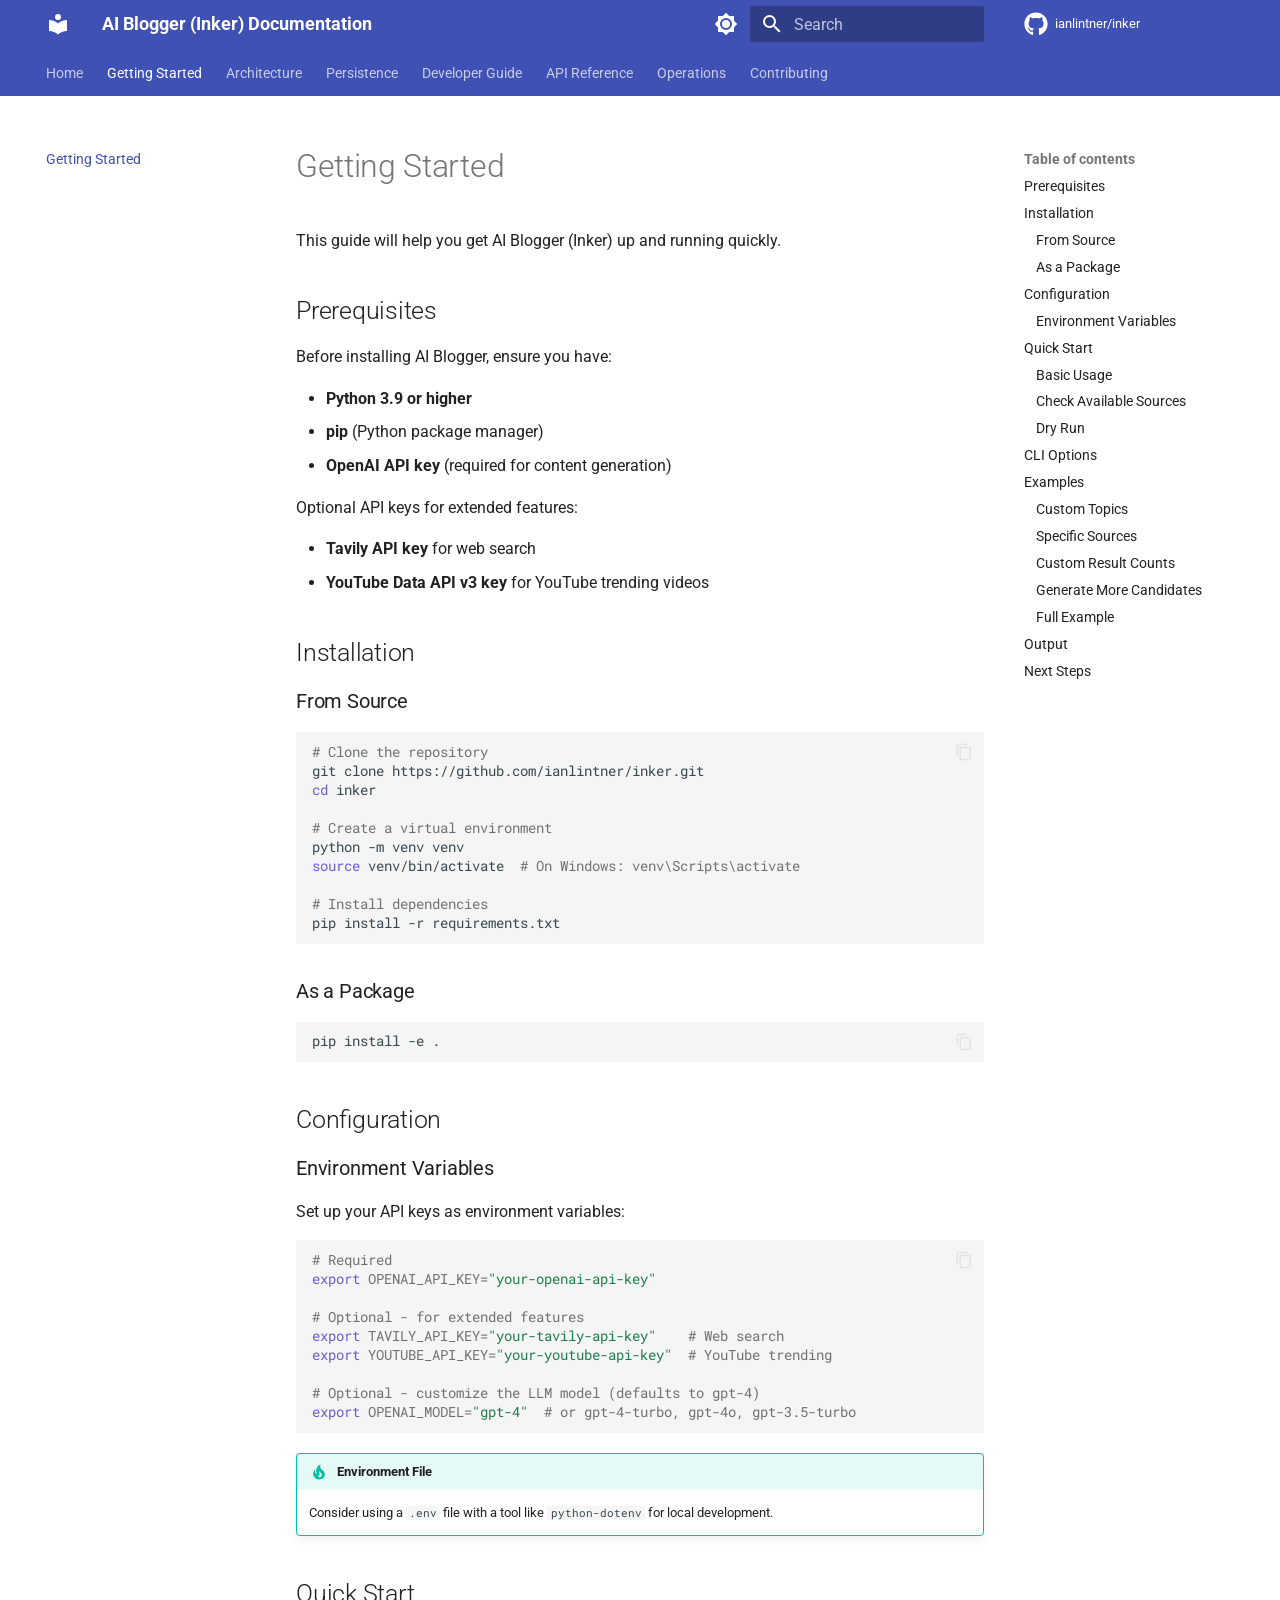
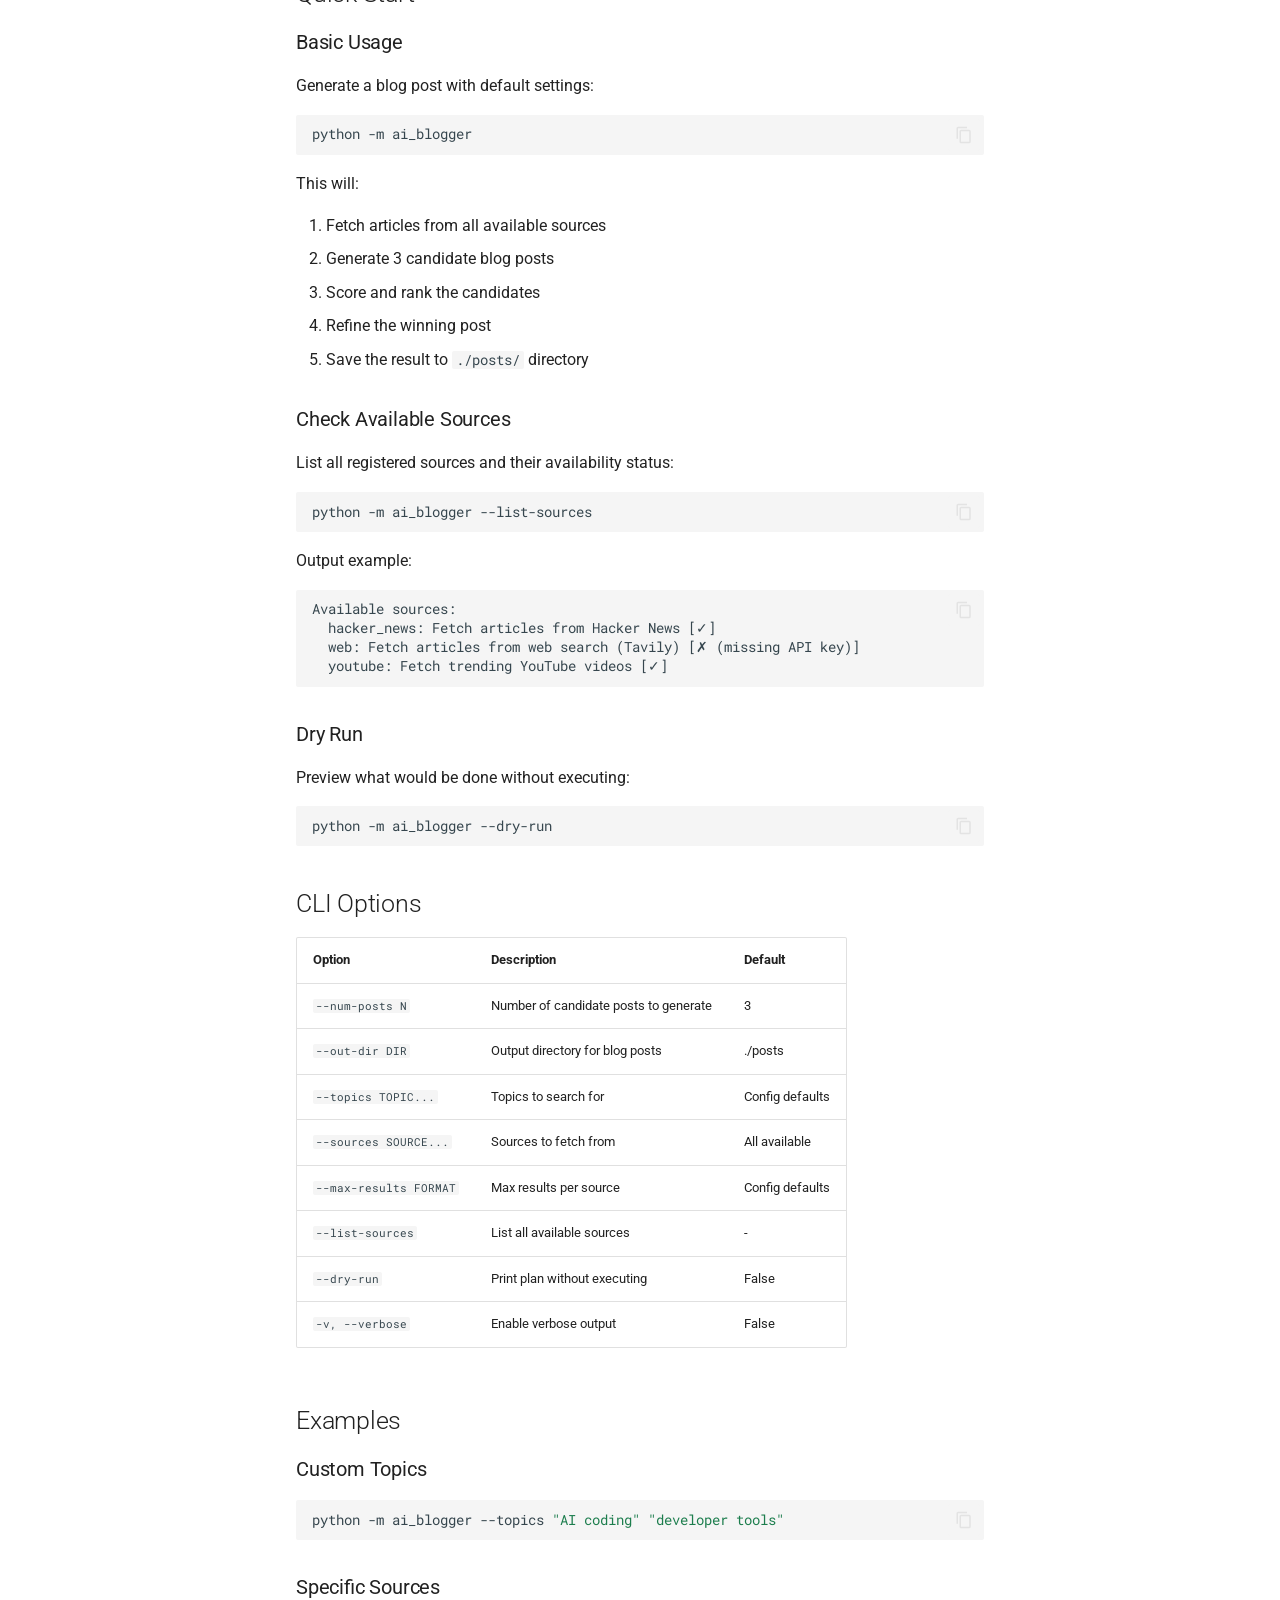
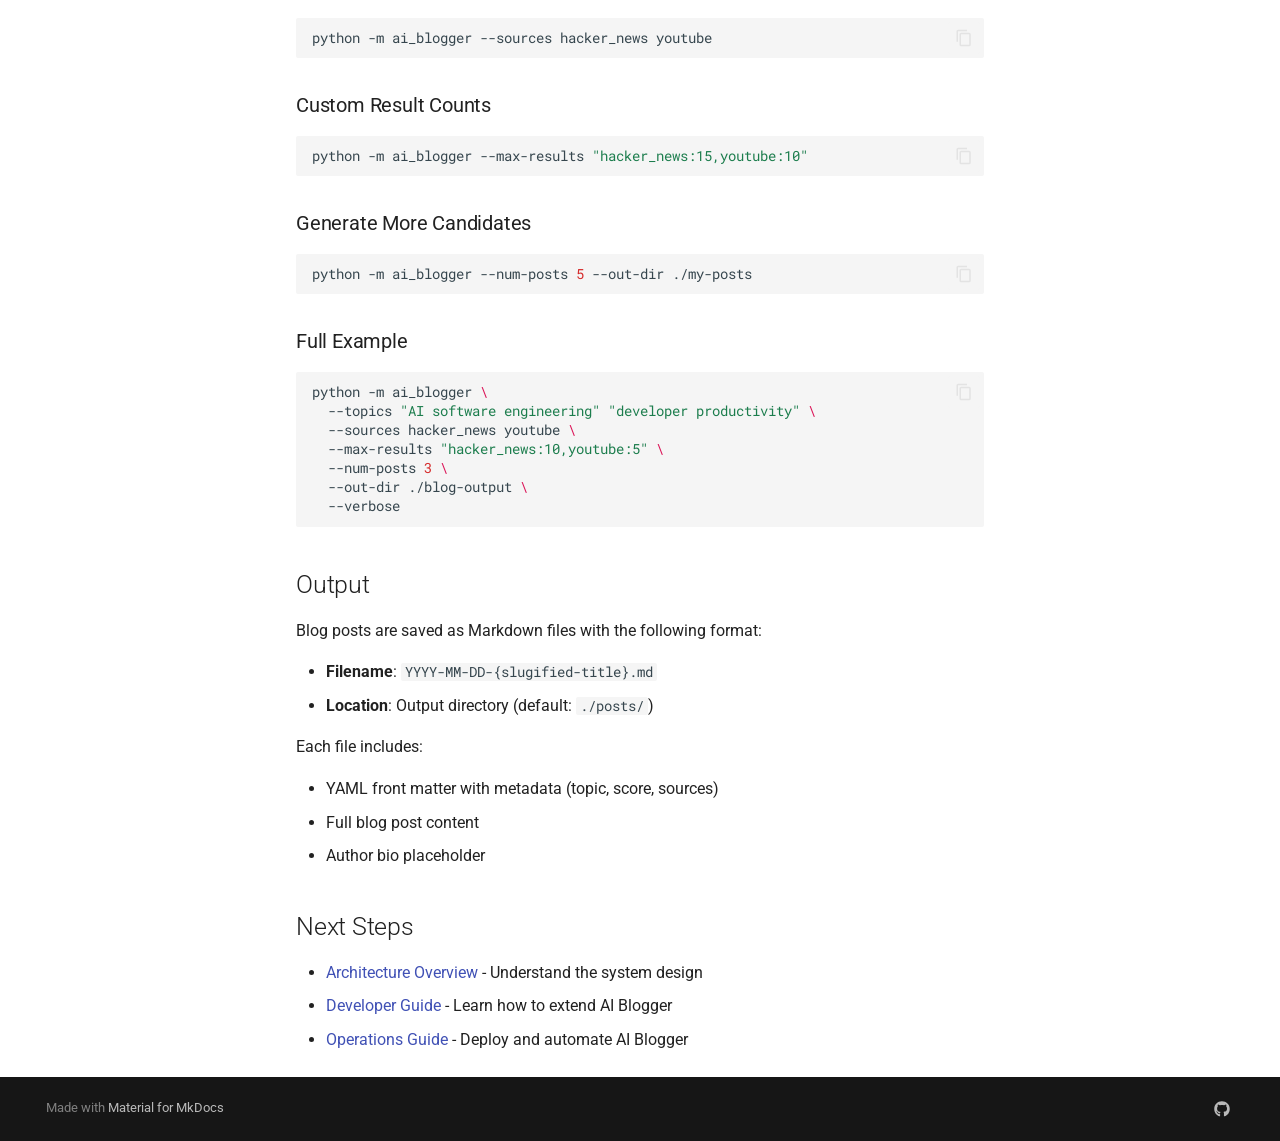
<file: getting-started/index.html>
<!doctype html>
<html lang="en" class="no-js">
  <head>
    
      <meta charset="utf-8">
      <meta name="viewport" content="width=device-width,initial-scale=1">
      
        <meta name="description" content="A LangChain-based automated daily AI blogger">
      
      
        <meta name="author" content="Ian Lintner">
      
      
        <link rel="canonical" href="https://ianlintner.github.io/inker/getting-started/">
      
      
        <link rel="prev" href="..">
      
      
        <link rel="next" href="../architecture/">
      
      
        
      
      
      <link rel="icon" href="../assets/images/favicon.png">
      <meta name="generator" content="mkdocs-1.6.1, mkdocs-material-9.7.0">
    
    
      
        <title>Getting Started - AI Blogger (Inker) Documentation</title>
      
    
    
      <link rel="stylesheet" href="../assets/stylesheets/main.618322db.min.css">
      
        
        <link rel="stylesheet" href="../assets/stylesheets/palette.ab4e12ef.min.css">
      
      


    
    
      
    
    
      
        
        
        <link rel="preconnect" href="https://fonts.gstatic.com" crossorigin>
        <link rel="stylesheet" href="https://fonts.googleapis.com/css?family=Roboto:300,300i,400,400i,700,700i%7CRoboto+Mono:400,400i,700,700i&display=fallback">
        <style>:root{--md-text-font:"Roboto";--md-code-font:"Roboto Mono"}</style>
      
    
    
    <script>__md_scope=new URL("..",location),__md_hash=e=>[...e].reduce(((e,_)=>(e<<5)-e+_.charCodeAt(0)),0),__md_get=(e,_=localStorage,t=__md_scope)=>JSON.parse(_.getItem(t.pathname+"."+e)),__md_set=(e,_,t=localStorage,a=__md_scope)=>{try{t.setItem(a.pathname+"."+e,JSON.stringify(_))}catch(e){}}</script>
    
      

    
    
  </head>
  
  
    
    
      
    
    
    
    
    <body dir="ltr" data-md-color-scheme="default" data-md-color-primary="indigo" data-md-color-accent="indigo">
  
    
    <input class="md-toggle" data-md-toggle="drawer" type="checkbox" id="__drawer" autocomplete="off">
    <input class="md-toggle" data-md-toggle="search" type="checkbox" id="__search" autocomplete="off">
    <label class="md-overlay" for="__drawer"></label>
    <div data-md-component="skip">
      
        
        <a href="#getting-started" class="md-skip">
          Skip to content
        </a>
      
    </div>
    <div data-md-component="announce">
      
    </div>
    
    
      

<header class="md-header" data-md-component="header">
  <nav class="md-header__inner md-grid" aria-label="Header">
    <a href=".." title="AI Blogger (Inker) Documentation" class="md-header__button md-logo" aria-label="AI Blogger (Inker) Documentation" data-md-component="logo">
      
  
  <svg xmlns="http://www.w3.org/2000/svg" viewBox="0 0 24 24"><path d="M12 8a3 3 0 0 0 3-3 3 3 0 0 0-3-3 3 3 0 0 0-3 3 3 3 0 0 0 3 3m0 3.54C9.64 9.35 6.5 8 3 8v11c3.5 0 6.64 1.35 9 3.54 2.36-2.19 5.5-3.54 9-3.54V8c-3.5 0-6.64 1.35-9 3.54"/></svg>

    </a>
    <label class="md-header__button md-icon" for="__drawer">
      
      <svg xmlns="http://www.w3.org/2000/svg" viewBox="0 0 24 24"><path d="M3 6h18v2H3zm0 5h18v2H3zm0 5h18v2H3z"/></svg>
    </label>
    <div class="md-header__title" data-md-component="header-title">
      <div class="md-header__ellipsis">
        <div class="md-header__topic">
          <span class="md-ellipsis">
            AI Blogger (Inker) Documentation
          </span>
        </div>
        <div class="md-header__topic" data-md-component="header-topic">
          <span class="md-ellipsis">
            
              Getting Started
            
          </span>
        </div>
      </div>
    </div>
    
      
        <form class="md-header__option" data-md-component="palette">
  
    
    
    
    <input class="md-option" data-md-color-media="" data-md-color-scheme="default" data-md-color-primary="indigo" data-md-color-accent="indigo"  aria-label="Switch to dark mode"  type="radio" name="__palette" id="__palette_0">
    
      <label class="md-header__button md-icon" title="Switch to dark mode" for="__palette_1" hidden>
        <svg xmlns="http://www.w3.org/2000/svg" viewBox="0 0 24 24"><path d="M12 8a4 4 0 0 0-4 4 4 4 0 0 0 4 4 4 4 0 0 0 4-4 4 4 0 0 0-4-4m0 10a6 6 0 0 1-6-6 6 6 0 0 1 6-6 6 6 0 0 1 6 6 6 6 0 0 1-6 6m8-9.31V4h-4.69L12 .69 8.69 4H4v4.69L.69 12 4 15.31V20h4.69L12 23.31 15.31 20H20v-4.69L23.31 12z"/></svg>
      </label>
    
  
    
    
    
    <input class="md-option" data-md-color-media="" data-md-color-scheme="slate" data-md-color-primary="indigo" data-md-color-accent="indigo"  aria-label="Switch to light mode"  type="radio" name="__palette" id="__palette_1">
    
      <label class="md-header__button md-icon" title="Switch to light mode" for="__palette_0" hidden>
        <svg xmlns="http://www.w3.org/2000/svg" viewBox="0 0 24 24"><path d="M12 18c-.89 0-1.74-.2-2.5-.55C11.56 16.5 13 14.42 13 12s-1.44-4.5-3.5-5.45C10.26 6.2 11.11 6 12 6a6 6 0 0 1 6 6 6 6 0 0 1-6 6m8-9.31V4h-4.69L12 .69 8.69 4H4v4.69L.69 12 4 15.31V20h4.69L12 23.31 15.31 20H20v-4.69L23.31 12z"/></svg>
      </label>
    
  
</form>
      
    
    
      <script>var palette=__md_get("__palette");if(palette&&palette.color){if("(prefers-color-scheme)"===palette.color.media){var media=matchMedia("(prefers-color-scheme: light)"),input=document.querySelector(media.matches?"[data-md-color-media='(prefers-color-scheme: light)']":"[data-md-color-media='(prefers-color-scheme: dark)']");palette.color.media=input.getAttribute("data-md-color-media"),palette.color.scheme=input.getAttribute("data-md-color-scheme"),palette.color.primary=input.getAttribute("data-md-color-primary"),palette.color.accent=input.getAttribute("data-md-color-accent")}for(var[key,value]of Object.entries(palette.color))document.body.setAttribute("data-md-color-"+key,value)}</script>
    
    
    
      
      
        <label class="md-header__button md-icon" for="__search">
          
          <svg xmlns="http://www.w3.org/2000/svg" viewBox="0 0 24 24"><path d="M9.5 3A6.5 6.5 0 0 1 16 9.5c0 1.61-.59 3.09-1.56 4.23l.27.27h.79l5 5-1.5 1.5-5-5v-.79l-.27-.27A6.52 6.52 0 0 1 9.5 16 6.5 6.5 0 0 1 3 9.5 6.5 6.5 0 0 1 9.5 3m0 2C7 5 5 7 5 9.5S7 14 9.5 14 14 12 14 9.5 12 5 9.5 5"/></svg>
        </label>
        <div class="md-search" data-md-component="search" role="dialog">
  <label class="md-search__overlay" for="__search"></label>
  <div class="md-search__inner" role="search">
    <form class="md-search__form" name="search">
      <input type="text" class="md-search__input" name="query" aria-label="Search" placeholder="Search" autocapitalize="off" autocorrect="off" autocomplete="off" spellcheck="false" data-md-component="search-query" required>
      <label class="md-search__icon md-icon" for="__search">
        
        <svg xmlns="http://www.w3.org/2000/svg" viewBox="0 0 24 24"><path d="M9.5 3A6.5 6.5 0 0 1 16 9.5c0 1.61-.59 3.09-1.56 4.23l.27.27h.79l5 5-1.5 1.5-5-5v-.79l-.27-.27A6.52 6.52 0 0 1 9.5 16 6.5 6.5 0 0 1 3 9.5 6.5 6.5 0 0 1 9.5 3m0 2C7 5 5 7 5 9.5S7 14 9.5 14 14 12 14 9.5 12 5 9.5 5"/></svg>
        
        <svg xmlns="http://www.w3.org/2000/svg" viewBox="0 0 24 24"><path d="M20 11v2H8l5.5 5.5-1.42 1.42L4.16 12l7.92-7.92L13.5 5.5 8 11z"/></svg>
      </label>
      <nav class="md-search__options" aria-label="Search">
        
        <button type="reset" class="md-search__icon md-icon" title="Clear" aria-label="Clear" tabindex="-1">
          
          <svg xmlns="http://www.w3.org/2000/svg" viewBox="0 0 24 24"><path d="M19 6.41 17.59 5 12 10.59 6.41 5 5 6.41 10.59 12 5 17.59 6.41 19 12 13.41 17.59 19 19 17.59 13.41 12z"/></svg>
        </button>
      </nav>
      
        <div class="md-search__suggest" data-md-component="search-suggest"></div>
      
    </form>
    <div class="md-search__output">
      <div class="md-search__scrollwrap" tabindex="0" data-md-scrollfix>
        <div class="md-search-result" data-md-component="search-result">
          <div class="md-search-result__meta">
            Initializing search
          </div>
          <ol class="md-search-result__list" role="presentation"></ol>
        </div>
      </div>
    </div>
  </div>
</div>
      
    
    
      <div class="md-header__source">
        <a href="https://github.com/ianlintner/inker" title="Go to repository" class="md-source" data-md-component="source">
  <div class="md-source__icon md-icon">
    
    <svg xmlns="http://www.w3.org/2000/svg" viewBox="0 0 512 512"><!--! Font Awesome Free 7.1.0 by @fontawesome - https://fontawesome.com License - https://fontawesome.com/license/free (Icons: CC BY 4.0, Fonts: SIL OFL 1.1, Code: MIT License) Copyright 2025 Fonticons, Inc.--><path d="M173.9 397.4c0 2-2.3 3.6-5.2 3.6-3.3.3-5.6-1.3-5.6-3.6 0-2 2.3-3.6 5.2-3.6 3-.3 5.6 1.3 5.6 3.6m-31.1-4.5c-.7 2 1.3 4.3 4.3 4.9 2.6 1 5.6 0 6.2-2s-1.3-4.3-4.3-5.2c-2.6-.7-5.5.3-6.2 2.3m44.2-1.7c-2.9.7-4.9 2.6-4.6 4.9.3 2 2.9 3.3 5.9 2.6 2.9-.7 4.9-2.6 4.6-4.6-.3-1.9-3-3.2-5.9-2.9M252.8 8C114.1 8 8 113.3 8 252c0 110.9 69.8 205.8 169.5 239.2 12.8 2.3 17.3-5.6 17.3-12.1 0-6.2-.3-40.4-.3-61.4 0 0-70 15-84.7-29.8 0 0-11.4-29.1-27.8-36.6 0 0-22.9-15.7 1.6-15.4 0 0 24.9 2 38.6 25.8 21.9 38.6 58.6 27.5 72.9 20.9 2.3-16 8.8-27.1 16-33.7-55.9-6.2-112.3-14.3-112.3-110.5 0-27.5 7.6-41.3 23.6-58.9-2.6-6.5-11.1-33.3 2.6-67.9 20.9-6.5 69 27 69 27 20-5.6 41.5-8.5 62.8-8.5s42.8 2.9 62.8 8.5c0 0 48.1-33.6 69-27 13.7 34.7 5.2 61.4 2.6 67.9 16 17.7 25.8 31.5 25.8 58.9 0 96.5-58.9 104.2-114.8 110.5 9.2 7.9 17 22.9 17 46.4 0 33.7-.3 75.4-.3 83.6 0 6.5 4.6 14.4 17.3 12.1C436.2 457.8 504 362.9 504 252 504 113.3 391.5 8 252.8 8M105.2 352.9c-1.3 1-1 3.3.7 5.2 1.6 1.6 3.9 2.3 5.2 1 1.3-1 1-3.3-.7-5.2-1.6-1.6-3.9-2.3-5.2-1m-10.8-8.1c-.7 1.3.3 2.9 2.3 3.9 1.6 1 3.6.7 4.3-.7.7-1.3-.3-2.9-2.3-3.9-2-.6-3.6-.3-4.3.7m32.4 35.6c-1.6 1.3-1 4.3 1.3 6.2 2.3 2.3 5.2 2.6 6.5 1 1.3-1.3.7-4.3-1.3-6.2-2.2-2.3-5.2-2.6-6.5-1m-11.4-14.7c-1.6 1-1.6 3.6 0 5.9s4.3 3.3 5.6 2.3c1.6-1.3 1.6-3.9 0-6.2-1.4-2.3-4-3.3-5.6-2"/></svg>
  </div>
  <div class="md-source__repository">
    ianlintner/inker
  </div>
</a>
      </div>
    
  </nav>
  
</header>
    
    <div class="md-container" data-md-component="container">
      
      
        
          
            
<nav class="md-tabs" aria-label="Tabs" data-md-component="tabs">
  <div class="md-grid">
    <ul class="md-tabs__list">
      
        
  
  
  
  
    <li class="md-tabs__item">
      <a href=".." class="md-tabs__link">
        
  
  
    
  
  Home

      </a>
    </li>
  

      
        
  
  
  
    
  
  
    <li class="md-tabs__item md-tabs__item--active">
      <a href="./" class="md-tabs__link">
        
  
  
    
  
  Getting Started

      </a>
    </li>
  

      
        
  
  
  
  
    <li class="md-tabs__item">
      <a href="../architecture/" class="md-tabs__link">
        
  
  
    
  
  Architecture

      </a>
    </li>
  

      
        
  
  
  
  
    <li class="md-tabs__item">
      <a href="../persistence/" class="md-tabs__link">
        
  
  
    
  
  Persistence

      </a>
    </li>
  

      
        
  
  
  
  
    <li class="md-tabs__item">
      <a href="../developer-guide/" class="md-tabs__link">
        
  
  
    
  
  Developer Guide

      </a>
    </li>
  

      
        
  
  
  
  
    <li class="md-tabs__item">
      <a href="../api-reference/" class="md-tabs__link">
        
  
  
    
  
  API Reference

      </a>
    </li>
  

      
        
  
  
  
  
    <li class="md-tabs__item">
      <a href="../operations/" class="md-tabs__link">
        
  
  
    
  
  Operations

      </a>
    </li>
  

      
        
  
  
  
  
    <li class="md-tabs__item">
      <a href="../contributing/" class="md-tabs__link">
        
  
  
    
  
  Contributing

      </a>
    </li>
  

      
    </ul>
  </div>
</nav>
          
        
      
      <main class="md-main" data-md-component="main">
        <div class="md-main__inner md-grid">
          
            
              
              <div class="md-sidebar md-sidebar--primary" data-md-component="sidebar" data-md-type="navigation" >
                <div class="md-sidebar__scrollwrap">
                  <div class="md-sidebar__inner">
                    


  


<nav class="md-nav md-nav--primary md-nav--lifted" aria-label="Navigation" data-md-level="0">
  <label class="md-nav__title" for="__drawer">
    <a href=".." title="AI Blogger (Inker) Documentation" class="md-nav__button md-logo" aria-label="AI Blogger (Inker) Documentation" data-md-component="logo">
      
  
  <svg xmlns="http://www.w3.org/2000/svg" viewBox="0 0 24 24"><path d="M12 8a3 3 0 0 0 3-3 3 3 0 0 0-3-3 3 3 0 0 0-3 3 3 3 0 0 0 3 3m0 3.54C9.64 9.35 6.5 8 3 8v11c3.5 0 6.64 1.35 9 3.54 2.36-2.19 5.5-3.54 9-3.54V8c-3.5 0-6.64 1.35-9 3.54"/></svg>

    </a>
    AI Blogger (Inker) Documentation
  </label>
  
    <div class="md-nav__source">
      <a href="https://github.com/ianlintner/inker" title="Go to repository" class="md-source" data-md-component="source">
  <div class="md-source__icon md-icon">
    
    <svg xmlns="http://www.w3.org/2000/svg" viewBox="0 0 512 512"><!--! Font Awesome Free 7.1.0 by @fontawesome - https://fontawesome.com License - https://fontawesome.com/license/free (Icons: CC BY 4.0, Fonts: SIL OFL 1.1, Code: MIT License) Copyright 2025 Fonticons, Inc.--><path d="M173.9 397.4c0 2-2.3 3.6-5.2 3.6-3.3.3-5.6-1.3-5.6-3.6 0-2 2.3-3.6 5.2-3.6 3-.3 5.6 1.3 5.6 3.6m-31.1-4.5c-.7 2 1.3 4.3 4.3 4.9 2.6 1 5.6 0 6.2-2s-1.3-4.3-4.3-5.2c-2.6-.7-5.5.3-6.2 2.3m44.2-1.7c-2.9.7-4.9 2.6-4.6 4.9.3 2 2.9 3.3 5.9 2.6 2.9-.7 4.9-2.6 4.6-4.6-.3-1.9-3-3.2-5.9-2.9M252.8 8C114.1 8 8 113.3 8 252c0 110.9 69.8 205.8 169.5 239.2 12.8 2.3 17.3-5.6 17.3-12.1 0-6.2-.3-40.4-.3-61.4 0 0-70 15-84.7-29.8 0 0-11.4-29.1-27.8-36.6 0 0-22.9-15.7 1.6-15.4 0 0 24.9 2 38.6 25.8 21.9 38.6 58.6 27.5 72.9 20.9 2.3-16 8.8-27.1 16-33.7-55.9-6.2-112.3-14.3-112.3-110.5 0-27.5 7.6-41.3 23.6-58.9-2.6-6.5-11.1-33.3 2.6-67.9 20.9-6.5 69 27 69 27 20-5.6 41.5-8.5 62.8-8.5s42.8 2.9 62.8 8.5c0 0 48.1-33.6 69-27 13.7 34.7 5.2 61.4 2.6 67.9 16 17.7 25.8 31.5 25.8 58.9 0 96.5-58.9 104.2-114.8 110.5 9.2 7.9 17 22.9 17 46.4 0 33.7-.3 75.4-.3 83.6 0 6.5 4.6 14.4 17.3 12.1C436.2 457.8 504 362.9 504 252 504 113.3 391.5 8 252.8 8M105.2 352.9c-1.3 1-1 3.3.7 5.2 1.6 1.6 3.9 2.3 5.2 1 1.3-1 1-3.3-.7-5.2-1.6-1.6-3.9-2.3-5.2-1m-10.8-8.1c-.7 1.3.3 2.9 2.3 3.9 1.6 1 3.6.7 4.3-.7.7-1.3-.3-2.9-2.3-3.9-2-.6-3.6-.3-4.3.7m32.4 35.6c-1.6 1.3-1 4.3 1.3 6.2 2.3 2.3 5.2 2.6 6.5 1 1.3-1.3.7-4.3-1.3-6.2-2.2-2.3-5.2-2.6-6.5-1m-11.4-14.7c-1.6 1-1.6 3.6 0 5.9s4.3 3.3 5.6 2.3c1.6-1.3 1.6-3.9 0-6.2-1.4-2.3-4-3.3-5.6-2"/></svg>
  </div>
  <div class="md-source__repository">
    ianlintner/inker
  </div>
</a>
    </div>
  
  <ul class="md-nav__list" data-md-scrollfix>
    
      
      
  
  
  
  
    <li class="md-nav__item">
      <a href=".." class="md-nav__link">
        
  
  
  <span class="md-ellipsis">
    
  
    Home
  

    
  </span>
  
  

      </a>
    </li>
  

    
      
      
  
  
    
  
  
  
    <li class="md-nav__item md-nav__item--active">
      
      <input class="md-nav__toggle md-toggle" type="checkbox" id="__toc">
      
      
        
      
      
        <label class="md-nav__link md-nav__link--active" for="__toc">
          
  
  
  <span class="md-ellipsis">
    
  
    Getting Started
  

    
  </span>
  
  

          <span class="md-nav__icon md-icon"></span>
        </label>
      
      <a href="./" class="md-nav__link md-nav__link--active">
        
  
  
  <span class="md-ellipsis">
    
  
    Getting Started
  

    
  </span>
  
  

      </a>
      
        

<nav class="md-nav md-nav--secondary" aria-label="Table of contents">
  
  
  
    
  
  
    <label class="md-nav__title" for="__toc">
      <span class="md-nav__icon md-icon"></span>
      Table of contents
    </label>
    <ul class="md-nav__list" data-md-component="toc" data-md-scrollfix>
      
        <li class="md-nav__item">
  <a href="#prerequisites" class="md-nav__link">
    <span class="md-ellipsis">
      
        Prerequisites
      
    </span>
  </a>
  
</li>
      
        <li class="md-nav__item">
  <a href="#installation" class="md-nav__link">
    <span class="md-ellipsis">
      
        Installation
      
    </span>
  </a>
  
    <nav class="md-nav" aria-label="Installation">
      <ul class="md-nav__list">
        
          <li class="md-nav__item">
  <a href="#from-source" class="md-nav__link">
    <span class="md-ellipsis">
      
        From Source
      
    </span>
  </a>
  
</li>
        
          <li class="md-nav__item">
  <a href="#as-a-package" class="md-nav__link">
    <span class="md-ellipsis">
      
        As a Package
      
    </span>
  </a>
  
</li>
        
      </ul>
    </nav>
  
</li>
      
        <li class="md-nav__item">
  <a href="#configuration" class="md-nav__link">
    <span class="md-ellipsis">
      
        Configuration
      
    </span>
  </a>
  
    <nav class="md-nav" aria-label="Configuration">
      <ul class="md-nav__list">
        
          <li class="md-nav__item">
  <a href="#environment-variables" class="md-nav__link">
    <span class="md-ellipsis">
      
        Environment Variables
      
    </span>
  </a>
  
</li>
        
      </ul>
    </nav>
  
</li>
      
        <li class="md-nav__item">
  <a href="#quick-start" class="md-nav__link">
    <span class="md-ellipsis">
      
        Quick Start
      
    </span>
  </a>
  
    <nav class="md-nav" aria-label="Quick Start">
      <ul class="md-nav__list">
        
          <li class="md-nav__item">
  <a href="#basic-usage" class="md-nav__link">
    <span class="md-ellipsis">
      
        Basic Usage
      
    </span>
  </a>
  
</li>
        
          <li class="md-nav__item">
  <a href="#check-available-sources" class="md-nav__link">
    <span class="md-ellipsis">
      
        Check Available Sources
      
    </span>
  </a>
  
</li>
        
          <li class="md-nav__item">
  <a href="#dry-run" class="md-nav__link">
    <span class="md-ellipsis">
      
        Dry Run
      
    </span>
  </a>
  
</li>
        
      </ul>
    </nav>
  
</li>
      
        <li class="md-nav__item">
  <a href="#cli-options" class="md-nav__link">
    <span class="md-ellipsis">
      
        CLI Options
      
    </span>
  </a>
  
</li>
      
        <li class="md-nav__item">
  <a href="#examples" class="md-nav__link">
    <span class="md-ellipsis">
      
        Examples
      
    </span>
  </a>
  
    <nav class="md-nav" aria-label="Examples">
      <ul class="md-nav__list">
        
          <li class="md-nav__item">
  <a href="#custom-topics" class="md-nav__link">
    <span class="md-ellipsis">
      
        Custom Topics
      
    </span>
  </a>
  
</li>
        
          <li class="md-nav__item">
  <a href="#specific-sources" class="md-nav__link">
    <span class="md-ellipsis">
      
        Specific Sources
      
    </span>
  </a>
  
</li>
        
          <li class="md-nav__item">
  <a href="#custom-result-counts" class="md-nav__link">
    <span class="md-ellipsis">
      
        Custom Result Counts
      
    </span>
  </a>
  
</li>
        
          <li class="md-nav__item">
  <a href="#generate-more-candidates" class="md-nav__link">
    <span class="md-ellipsis">
      
        Generate More Candidates
      
    </span>
  </a>
  
</li>
        
          <li class="md-nav__item">
  <a href="#full-example" class="md-nav__link">
    <span class="md-ellipsis">
      
        Full Example
      
    </span>
  </a>
  
</li>
        
      </ul>
    </nav>
  
</li>
      
        <li class="md-nav__item">
  <a href="#output" class="md-nav__link">
    <span class="md-ellipsis">
      
        Output
      
    </span>
  </a>
  
</li>
      
        <li class="md-nav__item">
  <a href="#next-steps" class="md-nav__link">
    <span class="md-ellipsis">
      
        Next Steps
      
    </span>
  </a>
  
</li>
      
    </ul>
  
</nav>
      
    </li>
  

    
      
      
  
  
  
  
    <li class="md-nav__item">
      <a href="../architecture/" class="md-nav__link">
        
  
  
  <span class="md-ellipsis">
    
  
    Architecture
  

    
  </span>
  
  

      </a>
    </li>
  

    
      
      
  
  
  
  
    <li class="md-nav__item">
      <a href="../persistence/" class="md-nav__link">
        
  
  
  <span class="md-ellipsis">
    
  
    Persistence
  

    
  </span>
  
  

      </a>
    </li>
  

    
      
      
  
  
  
  
    <li class="md-nav__item">
      <a href="../developer-guide/" class="md-nav__link">
        
  
  
  <span class="md-ellipsis">
    
  
    Developer Guide
  

    
  </span>
  
  

      </a>
    </li>
  

    
      
      
  
  
  
  
    <li class="md-nav__item">
      <a href="../api-reference/" class="md-nav__link">
        
  
  
  <span class="md-ellipsis">
    
  
    API Reference
  

    
  </span>
  
  

      </a>
    </li>
  

    
      
      
  
  
  
  
    <li class="md-nav__item">
      <a href="../operations/" class="md-nav__link">
        
  
  
  <span class="md-ellipsis">
    
  
    Operations
  

    
  </span>
  
  

      </a>
    </li>
  

    
      
      
  
  
  
  
    <li class="md-nav__item">
      <a href="../contributing/" class="md-nav__link">
        
  
  
  <span class="md-ellipsis">
    
  
    Contributing
  

    
  </span>
  
  

      </a>
    </li>
  

    
  </ul>
</nav>
                  </div>
                </div>
              </div>
            
            
              
              <div class="md-sidebar md-sidebar--secondary" data-md-component="sidebar" data-md-type="toc" >
                <div class="md-sidebar__scrollwrap">
                  <div class="md-sidebar__inner">
                    

<nav class="md-nav md-nav--secondary" aria-label="Table of contents">
  
  
  
    
  
  
    <label class="md-nav__title" for="__toc">
      <span class="md-nav__icon md-icon"></span>
      Table of contents
    </label>
    <ul class="md-nav__list" data-md-component="toc" data-md-scrollfix>
      
        <li class="md-nav__item">
  <a href="#prerequisites" class="md-nav__link">
    <span class="md-ellipsis">
      
        Prerequisites
      
    </span>
  </a>
  
</li>
      
        <li class="md-nav__item">
  <a href="#installation" class="md-nav__link">
    <span class="md-ellipsis">
      
        Installation
      
    </span>
  </a>
  
    <nav class="md-nav" aria-label="Installation">
      <ul class="md-nav__list">
        
          <li class="md-nav__item">
  <a href="#from-source" class="md-nav__link">
    <span class="md-ellipsis">
      
        From Source
      
    </span>
  </a>
  
</li>
        
          <li class="md-nav__item">
  <a href="#as-a-package" class="md-nav__link">
    <span class="md-ellipsis">
      
        As a Package
      
    </span>
  </a>
  
</li>
        
      </ul>
    </nav>
  
</li>
      
        <li class="md-nav__item">
  <a href="#configuration" class="md-nav__link">
    <span class="md-ellipsis">
      
        Configuration
      
    </span>
  </a>
  
    <nav class="md-nav" aria-label="Configuration">
      <ul class="md-nav__list">
        
          <li class="md-nav__item">
  <a href="#environment-variables" class="md-nav__link">
    <span class="md-ellipsis">
      
        Environment Variables
      
    </span>
  </a>
  
</li>
        
      </ul>
    </nav>
  
</li>
      
        <li class="md-nav__item">
  <a href="#quick-start" class="md-nav__link">
    <span class="md-ellipsis">
      
        Quick Start
      
    </span>
  </a>
  
    <nav class="md-nav" aria-label="Quick Start">
      <ul class="md-nav__list">
        
          <li class="md-nav__item">
  <a href="#basic-usage" class="md-nav__link">
    <span class="md-ellipsis">
      
        Basic Usage
      
    </span>
  </a>
  
</li>
        
          <li class="md-nav__item">
  <a href="#check-available-sources" class="md-nav__link">
    <span class="md-ellipsis">
      
        Check Available Sources
      
    </span>
  </a>
  
</li>
        
          <li class="md-nav__item">
  <a href="#dry-run" class="md-nav__link">
    <span class="md-ellipsis">
      
        Dry Run
      
    </span>
  </a>
  
</li>
        
      </ul>
    </nav>
  
</li>
      
        <li class="md-nav__item">
  <a href="#cli-options" class="md-nav__link">
    <span class="md-ellipsis">
      
        CLI Options
      
    </span>
  </a>
  
</li>
      
        <li class="md-nav__item">
  <a href="#examples" class="md-nav__link">
    <span class="md-ellipsis">
      
        Examples
      
    </span>
  </a>
  
    <nav class="md-nav" aria-label="Examples">
      <ul class="md-nav__list">
        
          <li class="md-nav__item">
  <a href="#custom-topics" class="md-nav__link">
    <span class="md-ellipsis">
      
        Custom Topics
      
    </span>
  </a>
  
</li>
        
          <li class="md-nav__item">
  <a href="#specific-sources" class="md-nav__link">
    <span class="md-ellipsis">
      
        Specific Sources
      
    </span>
  </a>
  
</li>
        
          <li class="md-nav__item">
  <a href="#custom-result-counts" class="md-nav__link">
    <span class="md-ellipsis">
      
        Custom Result Counts
      
    </span>
  </a>
  
</li>
        
          <li class="md-nav__item">
  <a href="#generate-more-candidates" class="md-nav__link">
    <span class="md-ellipsis">
      
        Generate More Candidates
      
    </span>
  </a>
  
</li>
        
          <li class="md-nav__item">
  <a href="#full-example" class="md-nav__link">
    <span class="md-ellipsis">
      
        Full Example
      
    </span>
  </a>
  
</li>
        
      </ul>
    </nav>
  
</li>
      
        <li class="md-nav__item">
  <a href="#output" class="md-nav__link">
    <span class="md-ellipsis">
      
        Output
      
    </span>
  </a>
  
</li>
      
        <li class="md-nav__item">
  <a href="#next-steps" class="md-nav__link">
    <span class="md-ellipsis">
      
        Next Steps
      
    </span>
  </a>
  
</li>
      
    </ul>
  
</nav>
                  </div>
                </div>
              </div>
            
          
          
            <div class="md-content" data-md-component="content">
              
              <article class="md-content__inner md-typeset">
                
                  


  
  


<h1 id="getting-started">Getting Started</h1>
<p>This guide will help you get AI Blogger (Inker) up and running quickly.</p>
<h2 id="prerequisites">Prerequisites</h2>
<p>Before installing AI Blogger, ensure you have:</p>
<ul>
<li><strong>Python 3.9 or higher</strong></li>
<li><strong>pip</strong> (Python package manager)</li>
<li><strong>OpenAI API key</strong> (required for content generation)</li>
</ul>
<p>Optional API keys for extended features:</p>
<ul>
<li><strong>Tavily API key</strong> for web search</li>
<li><strong>YouTube Data API v3 key</strong> for YouTube trending videos</li>
</ul>
<h2 id="installation">Installation</h2>
<h3 id="from-source">From Source</h3>
<div class="highlight"><pre><span></span><code><a id="__codelineno-0-1" name="__codelineno-0-1" href="#__codelineno-0-1"></a><span class="c1"># Clone the repository</span>
<a id="__codelineno-0-2" name="__codelineno-0-2" href="#__codelineno-0-2"></a>git<span class="w"> </span>clone<span class="w"> </span>https://github.com/ianlintner/inker.git
<a id="__codelineno-0-3" name="__codelineno-0-3" href="#__codelineno-0-3"></a><span class="nb">cd</span><span class="w"> </span>inker
<a id="__codelineno-0-4" name="__codelineno-0-4" href="#__codelineno-0-4"></a>
<a id="__codelineno-0-5" name="__codelineno-0-5" href="#__codelineno-0-5"></a><span class="c1"># Create a virtual environment</span>
<a id="__codelineno-0-6" name="__codelineno-0-6" href="#__codelineno-0-6"></a>python<span class="w"> </span>-m<span class="w"> </span>venv<span class="w"> </span>venv
<a id="__codelineno-0-7" name="__codelineno-0-7" href="#__codelineno-0-7"></a><span class="nb">source</span><span class="w"> </span>venv/bin/activate<span class="w">  </span><span class="c1"># On Windows: venv\Scripts\activate</span>
<a id="__codelineno-0-8" name="__codelineno-0-8" href="#__codelineno-0-8"></a>
<a id="__codelineno-0-9" name="__codelineno-0-9" href="#__codelineno-0-9"></a><span class="c1"># Install dependencies</span>
<a id="__codelineno-0-10" name="__codelineno-0-10" href="#__codelineno-0-10"></a>pip<span class="w"> </span>install<span class="w"> </span>-r<span class="w"> </span>requirements.txt
</code></pre></div>
<h3 id="as-a-package">As a Package</h3>
<div class="highlight"><pre><span></span><code><a id="__codelineno-1-1" name="__codelineno-1-1" href="#__codelineno-1-1"></a>pip<span class="w"> </span>install<span class="w"> </span>-e<span class="w"> </span>.
</code></pre></div>
<h2 id="configuration">Configuration</h2>
<h3 id="environment-variables">Environment Variables</h3>
<p>Set up your API keys as environment variables:</p>
<div class="highlight"><pre><span></span><code><a id="__codelineno-2-1" name="__codelineno-2-1" href="#__codelineno-2-1"></a><span class="c1"># Required</span>
<a id="__codelineno-2-2" name="__codelineno-2-2" href="#__codelineno-2-2"></a><span class="nb">export</span><span class="w"> </span><span class="nv">OPENAI_API_KEY</span><span class="o">=</span><span class="s2">&quot;your-openai-api-key&quot;</span>
<a id="__codelineno-2-3" name="__codelineno-2-3" href="#__codelineno-2-3"></a>
<a id="__codelineno-2-4" name="__codelineno-2-4" href="#__codelineno-2-4"></a><span class="c1"># Optional - for extended features</span>
<a id="__codelineno-2-5" name="__codelineno-2-5" href="#__codelineno-2-5"></a><span class="nb">export</span><span class="w"> </span><span class="nv">TAVILY_API_KEY</span><span class="o">=</span><span class="s2">&quot;your-tavily-api-key&quot;</span><span class="w">    </span><span class="c1"># Web search</span>
<a id="__codelineno-2-6" name="__codelineno-2-6" href="#__codelineno-2-6"></a><span class="nb">export</span><span class="w"> </span><span class="nv">YOUTUBE_API_KEY</span><span class="o">=</span><span class="s2">&quot;your-youtube-api-key&quot;</span><span class="w">  </span><span class="c1"># YouTube trending</span>
<a id="__codelineno-2-7" name="__codelineno-2-7" href="#__codelineno-2-7"></a>
<a id="__codelineno-2-8" name="__codelineno-2-8" href="#__codelineno-2-8"></a><span class="c1"># Optional - customize the LLM model (defaults to gpt-4)</span>
<a id="__codelineno-2-9" name="__codelineno-2-9" href="#__codelineno-2-9"></a><span class="nb">export</span><span class="w"> </span><span class="nv">OPENAI_MODEL</span><span class="o">=</span><span class="s2">&quot;gpt-4&quot;</span><span class="w">  </span><span class="c1"># or gpt-4-turbo, gpt-4o, gpt-3.5-turbo</span>
</code></pre></div>
<div class="admonition tip">
<p class="admonition-title">Environment File</p>
<p>Consider using a <code>.env</code> file with a tool like <code>python-dotenv</code> for local development.</p>
</div>
<h2 id="quick-start">Quick Start</h2>
<h3 id="basic-usage">Basic Usage</h3>
<p>Generate a blog post with default settings:</p>
<div class="highlight"><pre><span></span><code><a id="__codelineno-3-1" name="__codelineno-3-1" href="#__codelineno-3-1"></a>python<span class="w"> </span>-m<span class="w"> </span>ai_blogger
</code></pre></div>
<p>This will:</p>
<ol>
<li>Fetch articles from all available sources</li>
<li>Generate 3 candidate blog posts</li>
<li>Score and rank the candidates</li>
<li>Refine the winning post</li>
<li>Save the result to <code>./posts/</code> directory</li>
</ol>
<h3 id="check-available-sources">Check Available Sources</h3>
<p>List all registered sources and their availability status:</p>
<div class="highlight"><pre><span></span><code><a id="__codelineno-4-1" name="__codelineno-4-1" href="#__codelineno-4-1"></a>python<span class="w"> </span>-m<span class="w"> </span>ai_blogger<span class="w"> </span>--list-sources
</code></pre></div>
<p>Output example:
<div class="highlight"><pre><span></span><code><a id="__codelineno-5-1" name="__codelineno-5-1" href="#__codelineno-5-1"></a>Available sources:
<a id="__codelineno-5-2" name="__codelineno-5-2" href="#__codelineno-5-2"></a>  hacker_news: Fetch articles from Hacker News [✓]
<a id="__codelineno-5-3" name="__codelineno-5-3" href="#__codelineno-5-3"></a>  web: Fetch articles from web search (Tavily) [✗ (missing API key)]
<a id="__codelineno-5-4" name="__codelineno-5-4" href="#__codelineno-5-4"></a>  youtube: Fetch trending YouTube videos [✓]
</code></pre></div></p>
<h3 id="dry-run">Dry Run</h3>
<p>Preview what would be done without executing:</p>
<div class="highlight"><pre><span></span><code><a id="__codelineno-6-1" name="__codelineno-6-1" href="#__codelineno-6-1"></a>python<span class="w"> </span>-m<span class="w"> </span>ai_blogger<span class="w"> </span>--dry-run
</code></pre></div>
<h2 id="cli-options">CLI Options</h2>
<table>
<thead>
<tr>
<th>Option</th>
<th>Description</th>
<th>Default</th>
</tr>
</thead>
<tbody>
<tr>
<td><code>--num-posts N</code></td>
<td>Number of candidate posts to generate</td>
<td>3</td>
</tr>
<tr>
<td><code>--out-dir DIR</code></td>
<td>Output directory for blog posts</td>
<td>./posts</td>
</tr>
<tr>
<td><code>--topics TOPIC...</code></td>
<td>Topics to search for</td>
<td>Config defaults</td>
</tr>
<tr>
<td><code>--sources SOURCE...</code></td>
<td>Sources to fetch from</td>
<td>All available</td>
</tr>
<tr>
<td><code>--max-results FORMAT</code></td>
<td>Max results per source</td>
<td>Config defaults</td>
</tr>
<tr>
<td><code>--list-sources</code></td>
<td>List all available sources</td>
<td>-</td>
</tr>
<tr>
<td><code>--dry-run</code></td>
<td>Print plan without executing</td>
<td>False</td>
</tr>
<tr>
<td><code>-v, --verbose</code></td>
<td>Enable verbose output</td>
<td>False</td>
</tr>
</tbody>
</table>
<h2 id="examples">Examples</h2>
<h3 id="custom-topics">Custom Topics</h3>
<div class="highlight"><pre><span></span><code><a id="__codelineno-7-1" name="__codelineno-7-1" href="#__codelineno-7-1"></a>python<span class="w"> </span>-m<span class="w"> </span>ai_blogger<span class="w"> </span>--topics<span class="w"> </span><span class="s2">&quot;AI coding&quot;</span><span class="w"> </span><span class="s2">&quot;developer tools&quot;</span>
</code></pre></div>
<h3 id="specific-sources">Specific Sources</h3>
<div class="highlight"><pre><span></span><code><a id="__codelineno-8-1" name="__codelineno-8-1" href="#__codelineno-8-1"></a>python<span class="w"> </span>-m<span class="w"> </span>ai_blogger<span class="w"> </span>--sources<span class="w"> </span>hacker_news<span class="w"> </span>youtube
</code></pre></div>
<h3 id="custom-result-counts">Custom Result Counts</h3>
<div class="highlight"><pre><span></span><code><a id="__codelineno-9-1" name="__codelineno-9-1" href="#__codelineno-9-1"></a>python<span class="w"> </span>-m<span class="w"> </span>ai_blogger<span class="w"> </span>--max-results<span class="w"> </span><span class="s2">&quot;hacker_news:15,youtube:10&quot;</span>
</code></pre></div>
<h3 id="generate-more-candidates">Generate More Candidates</h3>
<div class="highlight"><pre><span></span><code><a id="__codelineno-10-1" name="__codelineno-10-1" href="#__codelineno-10-1"></a>python<span class="w"> </span>-m<span class="w"> </span>ai_blogger<span class="w"> </span>--num-posts<span class="w"> </span><span class="m">5</span><span class="w"> </span>--out-dir<span class="w"> </span>./my-posts
</code></pre></div>
<h3 id="full-example">Full Example</h3>
<div class="highlight"><pre><span></span><code><a id="__codelineno-11-1" name="__codelineno-11-1" href="#__codelineno-11-1"></a>python<span class="w"> </span>-m<span class="w"> </span>ai_blogger<span class="w"> </span><span class="se">\</span>
<a id="__codelineno-11-2" name="__codelineno-11-2" href="#__codelineno-11-2"></a><span class="w">  </span>--topics<span class="w"> </span><span class="s2">&quot;AI software engineering&quot;</span><span class="w"> </span><span class="s2">&quot;developer productivity&quot;</span><span class="w"> </span><span class="se">\</span>
<a id="__codelineno-11-3" name="__codelineno-11-3" href="#__codelineno-11-3"></a><span class="w">  </span>--sources<span class="w"> </span>hacker_news<span class="w"> </span>youtube<span class="w"> </span><span class="se">\</span>
<a id="__codelineno-11-4" name="__codelineno-11-4" href="#__codelineno-11-4"></a><span class="w">  </span>--max-results<span class="w"> </span><span class="s2">&quot;hacker_news:10,youtube:5&quot;</span><span class="w"> </span><span class="se">\</span>
<a id="__codelineno-11-5" name="__codelineno-11-5" href="#__codelineno-11-5"></a><span class="w">  </span>--num-posts<span class="w"> </span><span class="m">3</span><span class="w"> </span><span class="se">\</span>
<a id="__codelineno-11-6" name="__codelineno-11-6" href="#__codelineno-11-6"></a><span class="w">  </span>--out-dir<span class="w"> </span>./blog-output<span class="w"> </span><span class="se">\</span>
<a id="__codelineno-11-7" name="__codelineno-11-7" href="#__codelineno-11-7"></a><span class="w">  </span>--verbose
</code></pre></div>
<h2 id="output">Output</h2>
<p>Blog posts are saved as Markdown files with the following format:</p>
<ul>
<li><strong>Filename</strong>: <code>YYYY-MM-DD-{slugified-title}.md</code></li>
<li><strong>Location</strong>: Output directory (default: <code>./posts/</code>)</li>
</ul>
<p>Each file includes:</p>
<ul>
<li>YAML front matter with metadata (topic, score, sources)</li>
<li>Full blog post content</li>
<li>Author bio placeholder</li>
</ul>
<h2 id="next-steps">Next Steps</h2>
<ul>
<li><a href="../architecture/">Architecture Overview</a> - Understand the system design</li>
<li><a href="../developer-guide/">Developer Guide</a> - Learn how to extend AI Blogger</li>
<li><a href="../operations/">Operations Guide</a> - Deploy and automate AI Blogger</li>
</ul>












                
              </article>
            </div>
          
          
  <script>var tabs=__md_get("__tabs");if(Array.isArray(tabs))e:for(var set of document.querySelectorAll(".tabbed-set")){var labels=set.querySelector(".tabbed-labels");for(var tab of tabs)for(var label of labels.getElementsByTagName("label"))if(label.innerText.trim()===tab){var input=document.getElementById(label.htmlFor);input.checked=!0;continue e}}</script>

<script>var target=document.getElementById(location.hash.slice(1));target&&target.name&&(target.checked=target.name.startsWith("__tabbed_"))</script>
        </div>
        
          <button type="button" class="md-top md-icon" data-md-component="top" hidden>
  
  <svg xmlns="http://www.w3.org/2000/svg" viewBox="0 0 24 24"><path d="M13 20h-2V8l-5.5 5.5-1.42-1.42L12 4.16l7.92 7.92-1.42 1.42L13 8z"/></svg>
  Back to top
</button>
        
      </main>
      
        <footer class="md-footer">
  
  <div class="md-footer-meta md-typeset">
    <div class="md-footer-meta__inner md-grid">
      <div class="md-copyright">
  
  
    Made with
    <a href="https://squidfunk.github.io/mkdocs-material/" target="_blank" rel="noopener">
      Material for MkDocs
    </a>
  
</div>
      
        
<div class="md-social">
  
    
    
    
    
      
      
    
    <a href="https://github.com/ianlintner/inker" target="_blank" rel="noopener" title="github.com" class="md-social__link">
      <svg xmlns="http://www.w3.org/2000/svg" viewBox="0 0 512 512"><!--! Font Awesome Free 7.1.0 by @fontawesome - https://fontawesome.com License - https://fontawesome.com/license/free (Icons: CC BY 4.0, Fonts: SIL OFL 1.1, Code: MIT License) Copyright 2025 Fonticons, Inc.--><path d="M173.9 397.4c0 2-2.3 3.6-5.2 3.6-3.3.3-5.6-1.3-5.6-3.6 0-2 2.3-3.6 5.2-3.6 3-.3 5.6 1.3 5.6 3.6m-31.1-4.5c-.7 2 1.3 4.3 4.3 4.9 2.6 1 5.6 0 6.2-2s-1.3-4.3-4.3-5.2c-2.6-.7-5.5.3-6.2 2.3m44.2-1.7c-2.9.7-4.9 2.6-4.6 4.9.3 2 2.9 3.3 5.9 2.6 2.9-.7 4.9-2.6 4.6-4.6-.3-1.9-3-3.2-5.9-2.9M252.8 8C114.1 8 8 113.3 8 252c0 110.9 69.8 205.8 169.5 239.2 12.8 2.3 17.3-5.6 17.3-12.1 0-6.2-.3-40.4-.3-61.4 0 0-70 15-84.7-29.8 0 0-11.4-29.1-27.8-36.6 0 0-22.9-15.7 1.6-15.4 0 0 24.9 2 38.6 25.8 21.9 38.6 58.6 27.5 72.9 20.9 2.3-16 8.8-27.1 16-33.7-55.9-6.2-112.3-14.3-112.3-110.5 0-27.5 7.6-41.3 23.6-58.9-2.6-6.5-11.1-33.3 2.6-67.9 20.9-6.5 69 27 69 27 20-5.6 41.5-8.5 62.8-8.5s42.8 2.9 62.8 8.5c0 0 48.1-33.6 69-27 13.7 34.7 5.2 61.4 2.6 67.9 16 17.7 25.8 31.5 25.8 58.9 0 96.5-58.9 104.2-114.8 110.5 9.2 7.9 17 22.9 17 46.4 0 33.7-.3 75.4-.3 83.6 0 6.5 4.6 14.4 17.3 12.1C436.2 457.8 504 362.9 504 252 504 113.3 391.5 8 252.8 8M105.2 352.9c-1.3 1-1 3.3.7 5.2 1.6 1.6 3.9 2.3 5.2 1 1.3-1 1-3.3-.7-5.2-1.6-1.6-3.9-2.3-5.2-1m-10.8-8.1c-.7 1.3.3 2.9 2.3 3.9 1.6 1 3.6.7 4.3-.7.7-1.3-.3-2.9-2.3-3.9-2-.6-3.6-.3-4.3.7m32.4 35.6c-1.6 1.3-1 4.3 1.3 6.2 2.3 2.3 5.2 2.6 6.5 1 1.3-1.3.7-4.3-1.3-6.2-2.2-2.3-5.2-2.6-6.5-1m-11.4-14.7c-1.6 1-1.6 3.6 0 5.9s4.3 3.3 5.6 2.3c1.6-1.3 1.6-3.9 0-6.2-1.4-2.3-4-3.3-5.6-2"/></svg>
    </a>
  
</div>
      
    </div>
  </div>
</footer>
      
    </div>
    <div class="md-dialog" data-md-component="dialog">
      <div class="md-dialog__inner md-typeset"></div>
    </div>
    
    
    
      
      
      <script id="__config" type="application/json">{"annotate": null, "base": "..", "features": ["navigation.tabs", "navigation.sections", "navigation.expand", "navigation.top", "search.suggest", "search.highlight", "content.tabs.link", "content.code.copy"], "search": "../assets/javascripts/workers/search.7a47a382.min.js", "tags": null, "translations": {"clipboard.copied": "Copied to clipboard", "clipboard.copy": "Copy to clipboard", "search.result.more.one": "1 more on this page", "search.result.more.other": "# more on this page", "search.result.none": "No matching documents", "search.result.one": "1 matching document", "search.result.other": "# matching documents", "search.result.placeholder": "Type to start searching", "search.result.term.missing": "Missing", "select.version": "Select version"}, "version": null}</script>
    
    
      <script src="../assets/javascripts/bundle.e71a0d61.min.js"></script>
      
    
  </body>
</html>
</file>
<file: assets/stylesheets/main.618322db.min.css>
@charset "UTF-8";html{-webkit-text-size-adjust:none;-moz-text-size-adjust:none;text-size-adjust:none;box-sizing:border-box}*,:after,:before{box-sizing:inherit}@media (prefers-reduced-motion){*,:after,:before{transition:none!important}}body{margin:0}a,button,input,label{-webkit-tap-highlight-color:transparent}a{color:inherit;text-decoration:none}hr{border:0;box-sizing:initial;display:block;height:.05rem;overflow:visible;padding:0}small{font-size:80%}sub,sup{line-height:1em}img{border-style:none}table{border-collapse:initial;border-spacing:0}td,th{font-weight:400;vertical-align:top}button{background:#0000;border:0;font-family:inherit;font-size:inherit;margin:0;padding:0}input{border:0;outline:none}:root{--md-primary-fg-color:#4051b5;--md-primary-fg-color--light:#5d6cc0;--md-primary-fg-color--dark:#303fa1;--md-primary-bg-color:#fff;--md-primary-bg-color--light:#ffffffb3;--md-accent-fg-color:#526cfe;--md-accent-fg-color--transparent:#526cfe1a;--md-accent-bg-color:#fff;--md-accent-bg-color--light:#ffffffb3}[data-md-color-scheme=default]{color-scheme:light}[data-md-color-scheme=default] img[src$="#gh-dark-mode-only"],[data-md-color-scheme=default] img[src$="#only-dark"]{display:none}:root,[data-md-color-scheme=default]{--md-hue:225deg;--md-default-fg-color:#000000de;--md-default-fg-color--light:#0000008a;--md-default-fg-color--lighter:#00000052;--md-default-fg-color--lightest:#00000012;--md-default-bg-color:#fff;--md-default-bg-color--light:#ffffffb3;--md-default-bg-color--lighter:#ffffff4d;--md-default-bg-color--lightest:#ffffff1f;--md-code-fg-color:#36464e;--md-code-bg-color:#f5f5f5;--md-code-bg-color--light:#f5f5f5b3;--md-code-bg-color--lighter:#f5f5f54d;--md-code-hl-color:#4287ff;--md-code-hl-color--light:#4287ff1a;--md-code-hl-number-color:#d52a2a;--md-code-hl-special-color:#db1457;--md-code-hl-function-color:#a846b9;--md-code-hl-constant-color:#6e59d9;--md-code-hl-keyword-color:#3f6ec6;--md-code-hl-string-color:#1c7d4d;--md-code-hl-name-color:var(--md-code-fg-color);--md-code-hl-operator-color:var(--md-default-fg-color--light);--md-code-hl-punctuation-color:var(--md-default-fg-color--light);--md-code-hl-comment-color:var(--md-default-fg-color--light);--md-code-hl-generic-color:var(--md-default-fg-color--light);--md-code-hl-variable-color:var(--md-default-fg-color--light);--md-typeset-color:var(--md-default-fg-color);--md-typeset-a-color:var(--md-primary-fg-color);--md-typeset-del-color:#f5503d26;--md-typeset-ins-color:#0bd57026;--md-typeset-kbd-color:#fafafa;--md-typeset-kbd-accent-color:#fff;--md-typeset-kbd-border-color:#b8b8b8;--md-typeset-mark-color:#ffff0080;--md-typeset-table-color:#0000001f;--md-typeset-table-color--light:rgba(0,0,0,.035);--md-admonition-fg-color:var(--md-default-fg-color);--md-admonition-bg-color:var(--md-default-bg-color);--md-warning-fg-color:#000000de;--md-warning-bg-color:#ff9;--md-footer-fg-color:#fff;--md-footer-fg-color--light:#ffffffb3;--md-footer-fg-color--lighter:#ffffff73;--md-footer-bg-color:#000000de;--md-footer-bg-color--dark:#00000052;--md-shadow-z1:0 0.2rem 0.5rem #0000000d,0 0 0.05rem #0000001a;--md-shadow-z2:0 0.2rem 0.5rem #0000001a,0 0 0.05rem #00000040;--md-shadow-z3:0 0.2rem 0.5rem #0003,0 0 0.05rem #00000059}.md-icon svg{fill:currentcolor;display:block;height:1.2rem;width:1.2rem}body{-webkit-font-smoothing:antialiased;-moz-osx-font-smoothing:grayscale;--md-text-font-family:var(--md-text-font,_),-apple-system,BlinkMacSystemFont,Helvetica,Arial,sans-serif;--md-code-font-family:var(--md-code-font,_),SFMono-Regular,Consolas,Menlo,monospace}aside,body,input{font-feature-settings:"kern","liga";color:var(--md-typeset-color);font-family:var(--md-text-font-family)}code,kbd,pre{font-feature-settings:"kern";font-family:var(--md-code-font-family)}:root{--md-typeset-table-sort-icon:url('data:image/svg+xml;charset=utf-8,<svg xmlns="http://www.w3.org/2000/svg" viewBox="0 0 24 24"><path d="m18 21-4-4h3V7h-3l4-4 4 4h-3v10h3M2 19v-2h10v2M2 13v-2h7v2M2 7V5h4v2z"/></svg>');--md-typeset-table-sort-icon--asc:url('data:image/svg+xml;charset=utf-8,<svg xmlns="http://www.w3.org/2000/svg" viewBox="0 0 24 24"><path d="M19 17h3l-4 4-4-4h3V3h2M2 17h10v2H2M6 5v2H2V5m0 6h7v2H2z"/></svg>');--md-typeset-table-sort-icon--desc:url('data:image/svg+xml;charset=utf-8,<svg xmlns="http://www.w3.org/2000/svg" viewBox="0 0 24 24"><path d="M19 7h3l-4-4-4 4h3v14h2M2 17h10v2H2M6 5v2H2V5m0 6h7v2H2z"/></svg>')}.md-typeset{-webkit-print-color-adjust:exact;color-adjust:exact;font-size:.8rem;line-height:1.6;overflow-wrap:break-word}@media print{.md-typeset{font-size:.68rem}}.md-typeset blockquote,.md-typeset dl,.md-typeset figure,.md-typeset ol,.md-typeset pre,.md-typeset ul{margin-bottom:1em;margin-top:1em}.md-typeset h1{color:var(--md-default-fg-color--light);font-size:2em;line-height:1.3;margin:0 0 1.25em}.md-typeset h1,.md-typeset h2{font-weight:300;letter-spacing:-.01em}.md-typeset h2{font-size:1.5625em;line-height:1.4;margin:1.6em 0 .64em}.md-typeset h3{font-size:1.25em;font-weight:400;letter-spacing:-.01em;line-height:1.5;margin:1.6em 0 .8em}.md-typeset h2+h3{margin-top:.8em}.md-typeset h4{font-weight:700;letter-spacing:-.01em;margin:1em 0}.md-typeset h5,.md-typeset h6{color:var(--md-default-fg-color--light);font-size:.8em;font-weight:700;letter-spacing:-.01em;margin:1.25em 0}.md-typeset h5{text-transform:uppercase}.md-typeset h5 code{text-transform:none}.md-typeset hr{border-bottom:.05rem solid var(--md-default-fg-color--lightest);display:flow-root;margin:1.5em 0}.md-typeset a{color:var(--md-typeset-a-color);word-break:break-word}.md-typeset a,.md-typeset a:before{transition:color 125ms}.md-typeset a:focus,.md-typeset a:hover{color:var(--md-accent-fg-color)}.md-typeset a:focus code,.md-typeset a:hover code{background-color:var(--md-accent-fg-color--transparent);color:var(--md-accent-fg-color)}.md-typeset a code{color:var(--md-typeset-a-color)}.md-typeset a.focus-visible{outline-color:var(--md-accent-fg-color);outline-offset:.2rem}.md-typeset code,.md-typeset kbd,.md-typeset pre{color:var(--md-code-fg-color);direction:ltr;font-variant-ligatures:none;transition:background-color 125ms}@media print{.md-typeset code,.md-typeset kbd,.md-typeset pre{white-space:pre-wrap}}.md-typeset code{background-color:var(--md-code-bg-color);border-radius:.1rem;-webkit-box-decoration-break:clone;box-decoration-break:clone;font-size:.85em;padding:0 .2941176471em;transition:color 125ms,background-color 125ms;word-break:break-word}.md-typeset code:not(.focus-visible){-webkit-tap-highlight-color:transparent;outline:none}.md-typeset pre{display:flow-root;line-height:1.4;position:relative}.md-typeset pre>code{-webkit-box-decoration-break:slice;box-decoration-break:slice;box-shadow:none;display:block;margin:0;outline-color:var(--md-accent-fg-color);overflow:auto;padding:.7720588235em 1.1764705882em;scrollbar-color:var(--md-default-fg-color--lighter) #0000;scrollbar-width:thin;touch-action:auto;word-break:normal}.md-typeset pre>code:hover{scrollbar-color:var(--md-accent-fg-color) #0000}.md-typeset pre>code::-webkit-scrollbar{height:.2rem;width:.2rem}.md-typeset pre>code::-webkit-scrollbar-thumb{background-color:var(--md-default-fg-color--lighter)}.md-typeset pre>code::-webkit-scrollbar-thumb:hover{background-color:var(--md-accent-fg-color)}.md-typeset kbd{background-color:var(--md-typeset-kbd-color);border-radius:.1rem;box-shadow:0 .1rem 0 .05rem var(--md-typeset-kbd-border-color),0 .1rem 0 var(--md-typeset-kbd-border-color),0 -.1rem .2rem var(--md-typeset-kbd-accent-color) inset;color:var(--md-default-fg-color);display:inline-block;font-size:.75em;padding:0 .6666666667em;vertical-align:text-top;word-break:break-word}.md-typeset mark{background-color:var(--md-typeset-mark-color);-webkit-box-decoration-break:clone;box-decoration-break:clone;color:inherit;word-break:break-word}.md-typeset abbr{cursor:help;text-decoration:none}.md-typeset [data-preview],.md-typeset abbr{border-bottom:.05rem dotted var(--md-default-fg-color--light)}.md-typeset small{opacity:.75}[dir=ltr] .md-typeset sub,[dir=ltr] .md-typeset sup{margin-left:.078125em}[dir=rtl] .md-typeset sub,[dir=rtl] .md-typeset sup{margin-right:.078125em}[dir=ltr] .md-typeset blockquote{padding-left:.6rem}[dir=rtl] .md-typeset blockquote{padding-right:.6rem}[dir=ltr] .md-typeset blockquote{border-left:.2rem solid var(--md-default-fg-color--lighter)}[dir=rtl] .md-typeset blockquote{border-right:.2rem solid var(--md-default-fg-color--lighter)}.md-typeset blockquote{color:var(--md-default-fg-color--light);margin-left:0;margin-right:0}.md-typeset ul{list-style-type:disc}.md-typeset ul[type]{list-style-type:revert-layer}[dir=ltr] .md-typeset ol,[dir=ltr] .md-typeset ul{margin-left:.625em}[dir=rtl] .md-typeset ol,[dir=rtl] .md-typeset ul{margin-right:.625em}.md-typeset ol,.md-typeset ul{padding:0}.md-typeset ol:not([hidden]),.md-typeset ul:not([hidden]){display:flow-root}.md-typeset ol ol,.md-typeset ul ol{list-style-type:lower-alpha}.md-typeset ol ol ol,.md-typeset ul ol ol{list-style-type:lower-roman}.md-typeset ol ol ol ol,.md-typeset ul ol ol ol{list-style-type:upper-alpha}.md-typeset ol ol ol ol ol,.md-typeset ul ol ol ol ol{list-style-type:upper-roman}.md-typeset ol[type],.md-typeset ul[type]{list-style-type:revert-layer}[dir=ltr] .md-typeset ol li,[dir=ltr] .md-typeset ul li{margin-left:1.25em}[dir=rtl] .md-typeset ol li,[dir=rtl] .md-typeset ul li{margin-right:1.25em}.md-typeset ol li,.md-typeset ul li{margin-bottom:.5em}.md-typeset ol li blockquote,.md-typeset ol li p,.md-typeset ul li blockquote,.md-typeset ul li p{margin:.5em 0}.md-typeset ol li:last-child,.md-typeset ul li:last-child{margin-bottom:0}[dir=ltr] .md-typeset ol li ol,[dir=ltr] .md-typeset ol li ul,[dir=ltr] .md-typeset ul li ol,[dir=ltr] .md-typeset ul li ul{margin-left:.625em}[dir=rtl] .md-typeset ol li ol,[dir=rtl] .md-typeset ol li ul,[dir=rtl] .md-typeset ul li ol,[dir=rtl] .md-typeset ul li ul{margin-right:.625em}.md-typeset ol li ol,.md-typeset ol li ul,.md-typeset ul li ol,.md-typeset ul li ul{margin-bottom:.5em;margin-top:.5em}[dir=ltr] .md-typeset dd{margin-left:1.875em}[dir=rtl] .md-typeset dd{margin-right:1.875em}.md-typeset dd{margin-bottom:1.5em;margin-top:1em}.md-typeset img,.md-typeset svg,.md-typeset video{height:auto;max-width:100%}.md-typeset img[align=left]{margin:1em 1em 1em 0}.md-typeset img[align=right]{margin:1em 0 1em 1em}.md-typeset img[align]:only-child{margin-top:0}.md-typeset figure{display:flow-root;margin:1em auto;max-width:100%;text-align:center;width:fit-content}.md-typeset figure img{display:block;margin:0 auto}.md-typeset figcaption{font-style:italic;margin:1em auto;max-width:24rem}.md-typeset iframe{max-width:100%}.md-typeset table:not([class]){background-color:var(--md-default-bg-color);border:.05rem solid var(--md-typeset-table-color);border-radius:.1rem;display:inline-block;font-size:.64rem;max-width:100%;overflow:auto;touch-action:auto}@media print{.md-typeset table:not([class]){display:table}}.md-typeset table:not([class])+*{margin-top:1.5em}.md-typeset table:not([class]) td>:first-child,.md-typeset table:not([class]) th>:first-child{margin-top:0}.md-typeset table:not([class]) td>:last-child,.md-typeset table:not([class]) th>:last-child{margin-bottom:0}.md-typeset table:not([class]) td:not([align]),.md-typeset table:not([class]) th:not([align]){text-align:left}[dir=rtl] .md-typeset table:not([class]) td:not([align]),[dir=rtl] .md-typeset table:not([class]) th:not([align]){text-align:right}.md-typeset table:not([class]) th{font-weight:700;min-width:5rem;padding:.9375em 1.25em;vertical-align:top}.md-typeset table:not([class]) td{border-top:.05rem solid var(--md-typeset-table-color);padding:.9375em 1.25em;vertical-align:top}.md-typeset table:not([class]) tbody tr{transition:background-color 125ms}.md-typeset table:not([class]) tbody tr:hover{background-color:var(--md-typeset-table-color--light);box-shadow:0 .05rem 0 var(--md-default-bg-color) inset}.md-typeset table:not([class]) a{word-break:normal}.md-typeset table th[role=columnheader]{cursor:pointer}[dir=ltr] .md-typeset table th[role=columnheader]:after{margin-left:.5em}[dir=rtl] .md-typeset table th[role=columnheader]:after{margin-right:.5em}.md-typeset table th[role=columnheader]:after{content:"";display:inline-block;height:1.2em;-webkit-mask-image:var(--md-typeset-table-sort-icon);mask-image:var(--md-typeset-table-sort-icon);-webkit-mask-repeat:no-repeat;mask-repeat:no-repeat;-webkit-mask-size:contain;mask-size:contain;transition:background-color 125ms;vertical-align:text-bottom;width:1.2em}.md-typeset table th[role=columnheader]:hover:after{background-color:var(--md-default-fg-color--lighter)}.md-typeset table th[role=columnheader][aria-sort=ascending]:after{background-color:var(--md-default-fg-color--light);-webkit-mask-image:var(--md-typeset-table-sort-icon--asc);mask-image:var(--md-typeset-table-sort-icon--asc)}.md-typeset table th[role=columnheader][aria-sort=descending]:after{background-color:var(--md-default-fg-color--light);-webkit-mask-image:var(--md-typeset-table-sort-icon--desc);mask-image:var(--md-typeset-table-sort-icon--desc)}.md-typeset__scrollwrap{margin:1em -.8rem;overflow-x:auto;touch-action:auto}.md-typeset__table{display:inline-block;margin-bottom:.5em;padding:0 .8rem}@media print{.md-typeset__table{display:block}}html .md-typeset__table table{display:table;margin:0;overflow:hidden;width:100%}@media screen and (max-width:44.984375em){.md-content__inner>pre{margin:1em -.8rem}.md-content__inner>pre code{border-radius:0}}.md-typeset .md-author{border-radius:100%;display:block;flex-shrink:0;height:1.6rem;overflow:hidden;position:relative;transition:color 125ms,transform 125ms;width:1.6rem}.md-typeset .md-author img{display:block}.md-typeset .md-author--more{background:var(--md-default-fg-color--lightest);color:var(--md-default-fg-color--lighter);font-size:.6rem;font-weight:700;line-height:1.6rem;text-align:center}.md-typeset .md-author--long{height:2.4rem;width:2.4rem}.md-typeset a.md-author{transform:scale(1)}.md-typeset a.md-author img{border-radius:100%;filter:grayscale(100%) opacity(75%);transition:filter 125ms}.md-typeset a.md-author:focus,.md-typeset a.md-author:hover{transform:scale(1.1);z-index:1}.md-typeset a.md-author:focus img,.md-typeset a.md-author:hover img{filter:grayscale(0)}.md-banner{background-color:var(--md-footer-bg-color);color:var(--md-footer-fg-color);overflow:auto}@media print{.md-banner{display:none}}.md-banner--warning{background-color:var(--md-warning-bg-color);color:var(--md-warning-fg-color)}.md-banner__inner{font-size:.7rem;margin:.6rem auto;padding:0 .8rem}[dir=ltr] .md-banner__button{float:right}[dir=rtl] .md-banner__button{float:left}.md-banner__button{color:inherit;cursor:pointer;transition:opacity .25s}.no-js .md-banner__button{display:none}.md-banner__button:hover{opacity:.7}html{font-size:125%;height:100%;overflow-x:hidden}@media screen and (min-width:100em){html{font-size:137.5%}}@media screen and (min-width:125em){html{font-size:150%}}body{background-color:var(--md-default-bg-color);display:flex;flex-direction:column;font-size:.5rem;min-height:100%;position:relative;width:100%}@media print{body{display:block}}@media screen and (max-width:59.984375em){body[data-md-scrolllock]{position:fixed}}.md-grid{margin-left:auto;margin-right:auto;max-width:61rem}.md-container{display:flex;flex-direction:column;flex-grow:1}@media print{.md-container{display:block}}.md-main{flex-grow:1}.md-main__inner{display:flex;height:100%;margin-top:1.5rem}.md-ellipsis{overflow:hidden;text-overflow:ellipsis}.md-toggle{display:none}.md-option{height:0;opacity:0;position:absolute;width:0}.md-option:checked+label:not([hidden]){display:block}.md-option.focus-visible+label{outline-color:var(--md-accent-fg-color);outline-style:auto}.md-skip{background-color:var(--md-default-fg-color);border-radius:.1rem;color:var(--md-default-bg-color);font-size:.64rem;margin:.5rem;opacity:0;outline-color:var(--md-accent-fg-color);padding:.3rem .5rem;position:fixed;transform:translateY(.4rem);z-index:-1}.md-skip:focus{opacity:1;transform:translateY(0);transition:transform .25s cubic-bezier(.4,0,.2,1),opacity 175ms 75ms;z-index:10}@page{margin:25mm}:root{--md-clipboard-icon:url('data:image/svg+xml;charset=utf-8,<svg xmlns="http://www.w3.org/2000/svg" viewBox="0 0 24 24"><path d="M19 21H8V7h11m0-2H8a2 2 0 0 0-2 2v14a2 2 0 0 0 2 2h11a2 2 0 0 0 2-2V7a2 2 0 0 0-2-2m-3-4H4a2 2 0 0 0-2 2v14h2V3h12z"/></svg>')}.md-clipboard{border-radius:.1rem;color:var(--md-default-fg-color--lightest);cursor:pointer;height:1.5em;outline-color:var(--md-accent-fg-color);outline-offset:.1rem;transition:color .25s;width:1.5em;z-index:1}@media print{.md-clipboard{display:none}}.md-clipboard:not(.focus-visible){-webkit-tap-highlight-color:transparent;outline:none}:hover>.md-clipboard{color:var(--md-default-fg-color--light)}.md-clipboard:focus,.md-clipboard:hover{color:var(--md-accent-fg-color)}.md-clipboard:after{background-color:currentcolor;content:"";display:block;height:1.125em;margin:0 auto;-webkit-mask-image:var(--md-clipboard-icon);mask-image:var(--md-clipboard-icon);-webkit-mask-position:center;mask-position:center;-webkit-mask-repeat:no-repeat;mask-repeat:no-repeat;-webkit-mask-size:contain;mask-size:contain;width:1.125em}.md-clipboard--inline{cursor:pointer}.md-clipboard--inline code{transition:color .25s,background-color .25s}.md-clipboard--inline:focus code,.md-clipboard--inline:hover code{background-color:var(--md-accent-fg-color--transparent);color:var(--md-accent-fg-color)}:root{--md-code-select-icon:url('data:image/svg+xml;charset=utf-8,<svg xmlns="http://www.w3.org/2000/svg" viewBox="0 0 24 24"><path d="M19 19h-4v2h4c1.1 0 2-.9 2-2v-4h-2m0-12h-4v2h4v4h2V5c0-1.1-.9-2-2-2M5 5h4V3H5c-1.1 0-2 .9-2 2v4h2m0 6H3v4c0 1.1.9 2 2 2h4v-2H5zm2-4h2v2H7zm4 0h2v2h-2zm4 0h2v2h-2zM7 7h2v2H7zm4 0h2v2h-2zm4 0h2v2h-2zm-8 8h2v2H7zm4 0h2v2h-2zm4 0h2v2h-2z"/></svg>');--md-code-copy-icon:url('data:image/svg+xml;charset=utf-8,<svg xmlns="http://www.w3.org/2000/svg" viewBox="0 0 24 24"><path d="M19 21H8V7h11m0-2H8a2 2 0 0 0-2 2v14a2 2 0 0 0 2 2h11a2 2 0 0 0 2-2V7a2 2 0 0 0-2-2m-3-4H4a2 2 0 0 0-2 2v14h2V3h12z"/></svg>')}.md-typeset .md-code__content{display:grid}.md-code__nav{background-color:var(--md-code-bg-color--lighter);border-radius:.1rem;display:flex;gap:.2rem;padding:.2rem;position:absolute;right:.25em;top:.25em;transition:background-color .25s;z-index:1}:hover>.md-code__nav{background-color:var(--md-code-bg-color--light)}.md-code__button{color:var(--md-default-fg-color--lightest);cursor:pointer;display:block;height:1.5em;outline-color:var(--md-accent-fg-color);outline-offset:.1rem;transition:color .25s;width:1.5em}:hover>*>.md-code__button{color:var(--md-default-fg-color--light)}.md-code__button.focus-visible,.md-code__button:hover{color:var(--md-accent-fg-color)}.md-code__button--active{color:var(--md-default-fg-color)!important}.md-code__button:after{background-color:currentcolor;content:"";display:block;height:1.125em;margin:0 auto;-webkit-mask-position:center;mask-position:center;-webkit-mask-repeat:no-repeat;mask-repeat:no-repeat;-webkit-mask-size:contain;mask-size:contain;width:1.125em}.md-code__button[data-md-type=select]:after{-webkit-mask-image:var(--md-code-select-icon);mask-image:var(--md-code-select-icon)}.md-code__button[data-md-type=copy]:after{-webkit-mask-image:var(--md-code-copy-icon);mask-image:var(--md-code-copy-icon)}@keyframes consent{0%{opacity:0;transform:translateY(100%)}to{opacity:1;transform:translateY(0)}}@keyframes overlay{0%{opacity:0}to{opacity:1}}.md-consent__overlay{animation:overlay .25s both;-webkit-backdrop-filter:blur(.1rem);backdrop-filter:blur(.1rem);background-color:#0000008a;height:100%;opacity:1;position:fixed;top:0;width:100%;z-index:5}.md-consent__inner{animation:consent .5s cubic-bezier(.1,.7,.1,1) both;background-color:var(--md-default-bg-color);border:0;border-radius:.1rem;bottom:0;box-shadow:0 0 .2rem #0000001a,0 .2rem .4rem #0003;max-height:100%;overflow:auto;padding:0;position:fixed;width:100%;z-index:5}.md-consent__form{padding:.8rem}.md-consent__settings{display:none;margin:1em 0}input:checked+.md-consent__settings{display:block}.md-consent__controls{margin-bottom:.8rem}.md-typeset .md-consent__controls .md-button{display:inline}@media screen and (max-width:44.984375em){.md-typeset .md-consent__controls .md-button{display:block;margin-top:.4rem;text-align:center;width:100%}}.md-consent label{cursor:pointer}.md-content{flex-grow:1;min-width:0}.md-content__inner{margin:0 .8rem 1.2rem;padding-top:.6rem}@media screen and (min-width:76.25em){[dir=ltr] .md-sidebar--primary:not([hidden])~.md-content>.md-content__inner{margin-left:1.2rem}[dir=ltr] .md-sidebar--secondary:not([hidden])~.md-content>.md-content__inner,[dir=rtl] .md-sidebar--primary:not([hidden])~.md-content>.md-content__inner{margin-right:1.2rem}[dir=rtl] .md-sidebar--secondary:not([hidden])~.md-content>.md-content__inner{margin-left:1.2rem}}.md-content__inner:before{content:"";display:block;height:.4rem}.md-content__inner>:last-child{margin-bottom:0}[dir=ltr] .md-content__button{float:right}[dir=rtl] .md-content__button{float:left}[dir=ltr] .md-content__button{margin-left:.4rem}[dir=rtl] .md-content__button{margin-right:.4rem}.md-content__button{margin:.4rem 0;padding:0}@media print{.md-content__button{display:none}}.md-typeset .md-content__button{color:var(--md-default-fg-color--lighter)}.md-content__button svg{display:inline;vertical-align:top}[dir=rtl] .md-content__button svg{transform:scaleX(-1)}[dir=ltr] .md-dialog{right:.8rem}[dir=rtl] .md-dialog{left:.8rem}.md-dialog{background-color:var(--md-default-fg-color);border-radius:.1rem;bottom:.8rem;box-shadow:var(--md-shadow-z3);min-width:11.1rem;opacity:0;padding:.4rem .6rem;pointer-events:none;position:fixed;transform:translateY(100%);transition:transform 0ms .4s,opacity .4s;z-index:4}@media print{.md-dialog{display:none}}.md-dialog--active{opacity:1;pointer-events:auto;transform:translateY(0);transition:transform .4s cubic-bezier(.075,.85,.175,1),opacity .4s}.md-dialog__inner{color:var(--md-default-bg-color);font-size:.7rem}.md-feedback{margin:2em 0 1em;text-align:center}.md-feedback fieldset{border:none;margin:0;padding:0}.md-feedback__title{font-weight:700;margin:1em auto}.md-feedback__inner{position:relative}.md-feedback__list{display:flex;flex-wrap:wrap;place-content:baseline center;position:relative}.md-feedback__list:hover .md-icon:not(:disabled){color:var(--md-default-fg-color--lighter)}:disabled .md-feedback__list{min-height:1.8rem}.md-feedback__icon{color:var(--md-default-fg-color--light);cursor:pointer;flex-shrink:0;margin:0 .1rem;transition:color 125ms}.md-feedback__icon:not(:disabled).md-icon:hover{color:var(--md-accent-fg-color)}.md-feedback__icon:disabled{color:var(--md-default-fg-color--lightest);pointer-events:none}.md-feedback__note{opacity:0;position:relative;transform:translateY(.4rem);transition:transform .4s cubic-bezier(.1,.7,.1,1),opacity .15s}.md-feedback__note>*{margin:0 auto;max-width:16rem}:disabled .md-feedback__note{opacity:1;transform:translateY(0)}@media print{.md-feedback{display:none}}.md-footer{background-color:var(--md-footer-bg-color);color:var(--md-footer-fg-color)}@media print{.md-footer{display:none}}.md-footer__inner{justify-content:space-between;overflow:auto;padding:.2rem}.md-footer__inner:not([hidden]){display:flex}.md-footer__link{align-items:end;display:flex;flex-grow:0.01;margin-bottom:.4rem;margin-top:1rem;max-width:100%;outline-color:var(--md-accent-fg-color);overflow:hidden;transition:opacity .25s}.md-footer__link:focus,.md-footer__link:hover{opacity:.7}[dir=rtl] .md-footer__link svg{transform:scaleX(-1)}@media screen and (max-width:44.984375em){.md-footer__link--prev{flex-shrink:0}.md-footer__link--prev .md-footer__title{display:none}}[dir=ltr] .md-footer__link--next{margin-left:auto}[dir=rtl] .md-footer__link--next{margin-right:auto}.md-footer__link--next{text-align:right}[dir=rtl] .md-footer__link--next{text-align:left}.md-footer__title{flex-grow:1;font-size:.9rem;margin-bottom:.7rem;max-width:calc(100% - 2.4rem);padding:0 1rem;white-space:nowrap}.md-footer__button{margin:.2rem;padding:.4rem}.md-footer__direction{font-size:.64rem;opacity:.7}.md-footer-meta{background-color:var(--md-footer-bg-color--dark)}.md-footer-meta__inner{display:flex;flex-wrap:wrap;justify-content:space-between;padding:.2rem}html .md-footer-meta.md-typeset a{color:var(--md-footer-fg-color--light)}html .md-footer-meta.md-typeset a:focus,html .md-footer-meta.md-typeset a:hover{color:var(--md-footer-fg-color)}.md-copyright{color:var(--md-footer-fg-color--lighter);font-size:.64rem;margin:auto .6rem;padding:.4rem 0;width:100%}@media screen and (min-width:45em){.md-copyright{width:auto}}.md-copyright__highlight{color:var(--md-footer-fg-color--light)}.md-social{display:inline-flex;gap:.2rem;margin:0 .4rem;padding:.2rem 0 .6rem}@media screen and (min-width:45em){.md-social{padding:.6rem 0}}.md-social__link{display:inline-block;height:1.6rem;text-align:center;width:1.6rem}.md-social__link:before{line-height:1.9}.md-social__link svg{fill:currentcolor;max-height:.8rem;vertical-align:-25%}.md-typeset .md-button{border:.1rem solid;border-radius:.1rem;color:var(--md-primary-fg-color);cursor:pointer;display:inline-block;font-weight:700;padding:.625em 2em;transition:color 125ms,background-color 125ms,border-color 125ms}.md-typeset .md-button--primary{background-color:var(--md-primary-fg-color);border-color:var(--md-primary-fg-color);color:var(--md-primary-bg-color)}.md-typeset .md-button:focus,.md-typeset .md-button:hover{background-color:var(--md-accent-fg-color);border-color:var(--md-accent-fg-color);color:var(--md-accent-bg-color)}[dir=ltr] .md-typeset .md-input{border-top-left-radius:.1rem}[dir=ltr] .md-typeset .md-input,[dir=rtl] .md-typeset .md-input{border-top-right-radius:.1rem}[dir=rtl] .md-typeset .md-input{border-top-left-radius:.1rem}.md-typeset .md-input{border-bottom:.1rem solid var(--md-default-fg-color--lighter);box-shadow:var(--md-shadow-z1);font-size:.8rem;height:1.8rem;padding:0 .6rem;transition:border .25s,box-shadow .25s}.md-typeset .md-input:focus,.md-typeset .md-input:hover{border-bottom-color:var(--md-accent-fg-color);box-shadow:var(--md-shadow-z2)}.md-typeset .md-input--stretch{width:100%}.md-header{background-color:var(--md-primary-fg-color);box-shadow:0 0 .2rem #0000,0 .2rem .4rem #0000;color:var(--md-primary-bg-color);display:block;left:0;position:sticky;right:0;top:0;z-index:4}@media print{.md-header{display:none}}.md-header[hidden]{transform:translateY(-100%);transition:transform .25s cubic-bezier(.8,0,.6,1),box-shadow .25s}.md-header--shadow{box-shadow:0 0 .2rem #0000001a,0 .2rem .4rem #0003;transition:transform .25s cubic-bezier(.1,.7,.1,1),box-shadow .25s}.md-header__inner{align-items:center;display:flex;padding:0 .2rem}.md-header__button{color:currentcolor;cursor:pointer;margin:.2rem;outline-color:var(--md-accent-fg-color);padding:.4rem;position:relative;transition:opacity .25s;vertical-align:middle;z-index:1}.md-header__button:hover{opacity:.7}.md-header__button:not([hidden]){display:inline-block}.md-header__button:not(.focus-visible){-webkit-tap-highlight-color:transparent;outline:none}.md-header__button.md-logo{margin:.2rem;padding:.4rem}@media screen and (max-width:76.234375em){.md-header__button.md-logo{display:none}}.md-header__button.md-logo img,.md-header__button.md-logo svg{fill:currentcolor;display:block;height:1.2rem;width:auto}@media screen and (min-width:60em){.md-header__button[for=__search]{display:none}}.no-js .md-header__button[for=__search]{display:none}[dir=rtl] .md-header__button[for=__search] svg{transform:scaleX(-1)}@media screen and (min-width:76.25em){.md-header__button[for=__drawer]{display:none}}.md-header__topic{display:flex;max-width:100%;position:absolute;transition:transform .4s cubic-bezier(.1,.7,.1,1),opacity .15s;white-space:nowrap}.md-header__topic+.md-header__topic{opacity:0;pointer-events:none;transform:translateX(1.25rem);transition:transform .4s cubic-bezier(1,.7,.1,.1),opacity .15s;z-index:-1}[dir=rtl] .md-header__topic+.md-header__topic{transform:translateX(-1.25rem)}.md-header__topic:first-child{font-weight:700}[dir=ltr] .md-header__title{margin-left:1rem;margin-right:.4rem}[dir=rtl] .md-header__title{margin-left:.4rem;margin-right:1rem}.md-header__title{flex-grow:1;font-size:.9rem;height:2.4rem;line-height:2.4rem}.md-header__title--active .md-header__topic{opacity:0;pointer-events:none;transform:translateX(-1.25rem);transition:transform .4s cubic-bezier(1,.7,.1,.1),opacity .15s;z-index:-1}[dir=rtl] .md-header__title--active .md-header__topic{transform:translateX(1.25rem)}.md-header__title--active .md-header__topic+.md-header__topic{opacity:1;pointer-events:auto;transform:translateX(0);transition:transform .4s cubic-bezier(.1,.7,.1,1),opacity .15s;z-index:0}.md-header__title>.md-header__ellipsis{height:100%;position:relative;width:100%}.md-header__option{display:flex;flex-shrink:0;max-width:100%;transition:max-width 0ms .25s,opacity .25s .25s;white-space:nowrap}[data-md-toggle=search]:checked~.md-header .md-header__option{max-width:0;opacity:0;transition:max-width 0ms,opacity 0ms}.md-header__option>input{bottom:0}.md-header__source{display:none}@media screen and (min-width:60em){[dir=ltr] .md-header__source{margin-left:1rem}[dir=rtl] .md-header__source{margin-right:1rem}.md-header__source{display:block;max-width:11.7rem;width:11.7rem}}@media screen and (min-width:76.25em){[dir=ltr] .md-header__source{margin-left:1.4rem}[dir=rtl] .md-header__source{margin-right:1.4rem}}.md-meta{color:var(--md-default-fg-color--light);font-size:.7rem;line-height:1.3}.md-meta__list{display:inline-flex;flex-wrap:wrap;list-style:none;margin:0;padding:0}.md-meta__item:not(:last-child):after{content:"·";margin-left:.2rem;margin-right:.2rem}.md-meta__link{color:var(--md-typeset-a-color)}.md-meta__link:focus,.md-meta__link:hover{color:var(--md-accent-fg-color)}.md-draft{background-color:#ff1744;border-radius:.125em;color:#fff;display:inline-block;font-weight:700;padding-left:.5714285714em;padding-right:.5714285714em}:root{--md-nav-icon--prev:url('data:image/svg+xml;charset=utf-8,<svg xmlns="http://www.w3.org/2000/svg" viewBox="0 0 24 24"><path d="M20 11v2H8l5.5 5.5-1.42 1.42L4.16 12l7.92-7.92L13.5 5.5 8 11z"/></svg>');--md-nav-icon--next:url('data:image/svg+xml;charset=utf-8,<svg xmlns="http://www.w3.org/2000/svg" viewBox="0 0 24 24"><path d="M8.59 16.58 13.17 12 8.59 7.41 10 6l6 6-6 6z"/></svg>');--md-toc-icon:url('data:image/svg+xml;charset=utf-8,<svg xmlns="http://www.w3.org/2000/svg" viewBox="0 0 24 24"><path d="M3 9h14V7H3zm0 4h14v-2H3zm0 4h14v-2H3zm16 0h2v-2h-2zm0-10v2h2V7zm0 6h2v-2h-2z"/></svg>')}.md-nav{font-size:.7rem;line-height:1.3}.md-nav__title{color:var(--md-default-fg-color--light);display:block;font-weight:700;overflow:hidden;padding:0 .6rem;text-overflow:ellipsis}.md-nav__title .md-nav__button{display:none}.md-nav__title .md-nav__button img{height:100%;width:auto}.md-nav__title .md-nav__button.md-logo img,.md-nav__title .md-nav__button.md-logo svg{fill:currentcolor;display:block;height:2.4rem;max-width:100%;object-fit:contain;width:auto}.md-nav__list{list-style:none;margin:0;padding:0}.md-nav__link{align-items:flex-start;display:flex;gap:.4rem;margin-top:.625em;scroll-snap-align:start;transition:color 125ms}.md-nav__link--passed,.md-nav__link--passed code{color:var(--md-default-fg-color--light)}.md-nav__item .md-nav__link--active,.md-nav__item .md-nav__link--active code{color:var(--md-typeset-a-color)}.md-nav__link .md-ellipsis{position:relative}.md-nav__link .md-ellipsis code{word-break:normal}[dir=ltr] .md-nav__link .md-icon:last-child{margin-left:auto}[dir=rtl] .md-nav__link .md-icon:last-child{margin-right:auto}.md-nav__link .md-typeset{font-size:.7rem;line-height:1.3}.md-nav__link svg{fill:currentcolor;flex-shrink:0;height:1.3em;position:relative}.md-nav__link[for]:focus,.md-nav__link[for]:hover,.md-nav__link[href]:focus,.md-nav__link[href]:hover{color:var(--md-accent-fg-color);cursor:pointer}.md-nav__link[for]:focus code,.md-nav__link[for]:hover code,.md-nav__link[href]:focus code,.md-nav__link[href]:hover code{background-color:var(--md-accent-fg-color--transparent);color:var(--md-accent-fg-color)}.md-nav__link.focus-visible{outline-color:var(--md-accent-fg-color);outline-offset:.2rem}.md-nav--primary .md-nav__link[for=__toc]{display:none}.md-nav--primary .md-nav__link[for=__toc] .md-icon:after{background-color:currentcolor;display:block;height:100%;-webkit-mask-image:var(--md-toc-icon);mask-image:var(--md-toc-icon);width:100%}.md-nav--primary .md-nav__link[for=__toc]~.md-nav{display:none}.md-nav__container>.md-nav__link{margin-top:0}.md-nav__container>.md-nav__link:first-child{flex-grow:1;min-width:0}.md-nav__icon{flex-shrink:0}.md-nav__source{display:none}@media screen and (max-width:76.234375em){.md-nav--primary,.md-nav--primary .md-nav{background-color:var(--md-default-bg-color);display:flex;flex-direction:column;height:100%;left:0;position:absolute;right:0;top:0;z-index:1}.md-nav--primary .md-nav__item,.md-nav--primary .md-nav__title{font-size:.8rem;line-height:1.5}.md-nav--primary .md-nav__title{background-color:var(--md-default-fg-color--lightest);color:var(--md-default-fg-color--light);cursor:pointer;height:5.6rem;line-height:2.4rem;padding:3rem .8rem .2rem;position:relative;white-space:nowrap}[dir=ltr] .md-nav--primary .md-nav__title .md-nav__icon{left:.4rem}[dir=rtl] .md-nav--primary .md-nav__title .md-nav__icon{right:.4rem}.md-nav--primary .md-nav__title .md-nav__icon{display:block;height:1.2rem;margin:.2rem;position:absolute;top:.4rem;width:1.2rem}.md-nav--primary .md-nav__title .md-nav__icon:after{background-color:currentcolor;content:"";display:block;height:100%;-webkit-mask-image:var(--md-nav-icon--prev);mask-image:var(--md-nav-icon--prev);-webkit-mask-position:center;mask-position:center;-webkit-mask-repeat:no-repeat;mask-repeat:no-repeat;-webkit-mask-size:contain;mask-size:contain;width:100%}.md-nav--primary .md-nav__title~.md-nav__list{background-color:var(--md-default-bg-color);box-shadow:0 .05rem 0 var(--md-default-fg-color--lightest) inset;overflow-y:auto;scroll-snap-type:y mandatory;touch-action:pan-y}.md-nav--primary .md-nav__title~.md-nav__list>:first-child{border-top:0}.md-nav--primary .md-nav__title[for=__drawer]{background-color:var(--md-primary-fg-color);color:var(--md-primary-bg-color);font-weight:700}.md-nav--primary .md-nav__title .md-logo{display:block;left:.2rem;margin:.2rem;padding:.4rem;position:absolute;right:.2rem;top:.2rem}.md-nav--primary .md-nav__list{flex:1}.md-nav--primary .md-nav__item{border-top:.05rem solid var(--md-default-fg-color--lightest)}.md-nav--primary .md-nav__item--active>.md-nav__link{color:var(--md-typeset-a-color)}.md-nav--primary .md-nav__item--active>.md-nav__link:focus,.md-nav--primary .md-nav__item--active>.md-nav__link:hover{color:var(--md-accent-fg-color)}.md-nav--primary .md-nav__link{margin-top:0;padding:.6rem .8rem}.md-nav--primary .md-nav__link svg{margin-top:.1em}.md-nav--primary .md-nav__link>.md-nav__link{padding:0}[dir=ltr] .md-nav--primary .md-nav__link .md-nav__icon{margin-right:-.2rem}[dir=rtl] .md-nav--primary .md-nav__link .md-nav__icon{margin-left:-.2rem}.md-nav--primary .md-nav__link .md-nav__icon{font-size:1.2rem;height:1.2rem;width:1.2rem}.md-nav--primary .md-nav__link .md-nav__icon:after{background-color:currentcolor;content:"";display:block;height:100%;-webkit-mask-image:var(--md-nav-icon--next);mask-image:var(--md-nav-icon--next);-webkit-mask-position:center;mask-position:center;-webkit-mask-repeat:no-repeat;mask-repeat:no-repeat;-webkit-mask-size:contain;mask-size:contain;width:100%}[dir=rtl] .md-nav--primary .md-nav__icon:after{transform:scale(-1)}.md-nav--primary .md-nav--secondary .md-nav{background-color:initial;position:static}[dir=ltr] .md-nav--primary .md-nav--secondary .md-nav .md-nav__link{padding-left:1.4rem}[dir=rtl] .md-nav--primary .md-nav--secondary .md-nav .md-nav__link{padding-right:1.4rem}[dir=ltr] .md-nav--primary .md-nav--secondary .md-nav .md-nav .md-nav__link{padding-left:2rem}[dir=rtl] .md-nav--primary .md-nav--secondary .md-nav .md-nav .md-nav__link{padding-right:2rem}[dir=ltr] .md-nav--primary .md-nav--secondary .md-nav .md-nav .md-nav .md-nav__link{padding-left:2.6rem}[dir=rtl] .md-nav--primary .md-nav--secondary .md-nav .md-nav .md-nav .md-nav__link{padding-right:2.6rem}[dir=ltr] .md-nav--primary .md-nav--secondary .md-nav .md-nav .md-nav .md-nav .md-nav__link{padding-left:3.2rem}[dir=rtl] .md-nav--primary .md-nav--secondary .md-nav .md-nav .md-nav .md-nav .md-nav__link{padding-right:3.2rem}.md-nav--secondary{background-color:initial}.md-nav__toggle~.md-nav{display:flex;opacity:0;transform:translateX(100%);transition:transform .25s cubic-bezier(.8,0,.6,1),opacity 125ms 50ms}[dir=rtl] .md-nav__toggle~.md-nav{transform:translateX(-100%)}.md-nav__toggle:checked~.md-nav{opacity:1;transform:translateX(0);transition:transform .25s cubic-bezier(.4,0,.2,1),opacity 125ms 125ms}.md-nav__toggle:checked~.md-nav>.md-nav__list{-webkit-backface-visibility:hidden;backface-visibility:hidden}}@media screen and (max-width:59.984375em){.md-nav--primary .md-nav__link[for=__toc]{display:flex}.md-nav--primary .md-nav__link[for=__toc] .md-icon:after{content:""}.md-nav--primary .md-nav__link[for=__toc]+.md-nav__link{display:none}.md-nav--primary .md-nav__link[for=__toc]~.md-nav{display:flex}.md-nav__source{background-color:var(--md-primary-fg-color--dark);color:var(--md-primary-bg-color);display:block;padding:0 .2rem}}@media screen and (min-width:60em) and (max-width:76.234375em){.md-nav--integrated .md-nav__link[for=__toc]{display:flex}.md-nav--integrated .md-nav__link[for=__toc] .md-icon:after{content:""}.md-nav--integrated .md-nav__link[for=__toc]+.md-nav__link{display:none}.md-nav--integrated .md-nav__link[for=__toc]~.md-nav{display:flex}}@media screen and (min-width:60em){.md-nav{margin-bottom:-.4rem}.md-nav--secondary .md-nav__title{background:var(--md-default-bg-color);box-shadow:0 0 .4rem .4rem var(--md-default-bg-color);position:sticky;top:0;z-index:1}.md-nav--secondary .md-nav__title[for=__toc]{scroll-snap-align:start}.md-nav--secondary .md-nav__title .md-nav__icon{display:none}[dir=ltr] .md-nav--secondary .md-nav__list{padding-left:.6rem}[dir=rtl] .md-nav--secondary .md-nav__list{padding-right:.6rem}.md-nav--secondary .md-nav__list{padding-bottom:.4rem}[dir=ltr] .md-nav--secondary .md-nav__item>.md-nav__link{margin-right:.4rem}[dir=rtl] .md-nav--secondary .md-nav__item>.md-nav__link{margin-left:.4rem}}@media screen and (min-width:76.25em){.md-nav{margin-bottom:-.4rem;transition:max-height .25s cubic-bezier(.86,0,.07,1)}.md-nav--primary .md-nav__title{background:var(--md-default-bg-color);box-shadow:0 0 .4rem .4rem var(--md-default-bg-color);position:sticky;top:0;z-index:1}.md-nav--primary .md-nav__title[for=__drawer]{scroll-snap-align:start}.md-nav--primary .md-nav__title .md-nav__icon{display:none}[dir=ltr] .md-nav--primary .md-nav__list{padding-left:.6rem}[dir=rtl] .md-nav--primary .md-nav__list{padding-right:.6rem}.md-nav--primary .md-nav__list{padding-bottom:.4rem}[dir=ltr] .md-nav--primary .md-nav__item>.md-nav__link{margin-right:.4rem}[dir=rtl] .md-nav--primary .md-nav__item>.md-nav__link{margin-left:.4rem}.md-nav__toggle~.md-nav{display:grid;grid-template-rows:minmax(.4rem,0fr);opacity:0;transition:grid-template-rows .25s cubic-bezier(.86,0,.07,1),opacity .25s,visibility 0ms .25s;visibility:collapse}.md-nav__toggle~.md-nav>.md-nav__list{overflow:hidden}.md-nav__toggle.md-toggle--indeterminate~.md-nav,.md-nav__toggle:checked~.md-nav{grid-template-rows:minmax(.4rem,1fr);opacity:1;transition:grid-template-rows .25s cubic-bezier(.86,0,.07,1),opacity .15s .1s,visibility 0ms;visibility:visible}.md-nav__toggle.md-toggle--indeterminate~.md-nav{transition:none}.md-nav__item--nested>.md-nav>.md-nav__title{display:none}.md-nav__item--section{display:block;margin:1.25em 0}.md-nav__item--section:last-child{margin-bottom:0}.md-nav__item--section>.md-nav__link{font-weight:700}.md-nav__item--section>.md-nav__link[for]{color:var(--md-default-fg-color--light)}.md-nav__item--section>.md-nav__link:not(.md-nav__container){pointer-events:none}.md-nav__item--section>.md-nav__link .md-icon,.md-nav__item--section>.md-nav__link>[for]{display:none}[dir=ltr] .md-nav__item--section>.md-nav{margin-left:-.6rem}[dir=rtl] .md-nav__item--section>.md-nav{margin-right:-.6rem}.md-nav__item--section>.md-nav{display:block;opacity:1;visibility:visible}.md-nav__item--section>.md-nav>.md-nav__list>.md-nav__item{padding:0}.md-nav__icon{border-radius:100%;height:.9rem;transition:background-color .25s;width:.9rem}.md-nav__icon:hover{background-color:var(--md-accent-fg-color--transparent)}.md-nav__icon:after{background-color:currentcolor;border-radius:100%;content:"";display:inline-block;height:100%;-webkit-mask-image:var(--md-nav-icon--next);mask-image:var(--md-nav-icon--next);-webkit-mask-position:center;mask-position:center;-webkit-mask-repeat:no-repeat;mask-repeat:no-repeat;-webkit-mask-size:contain;mask-size:contain;transition:transform .25s;vertical-align:-.1rem;width:100%}[dir=rtl] .md-nav__icon:after{transform:rotate(180deg)}.md-nav__item--nested .md-nav__toggle:checked~.md-nav__link .md-nav__icon:after,.md-nav__item--nested .md-toggle--indeterminate~.md-nav__link .md-nav__icon:after{transform:rotate(90deg)}.md-nav--lifted>.md-nav__list>.md-nav__item,.md-nav--lifted>.md-nav__title{display:none}.md-nav--lifted>.md-nav__list>.md-nav__item--active{display:block}.md-nav--lifted>.md-nav__list>.md-nav__item--active>.md-nav__link{background:var(--md-default-bg-color);box-shadow:0 0 .4rem .4rem var(--md-default-bg-color);margin-top:0;position:sticky;top:0;z-index:1}.md-nav--lifted>.md-nav__list>.md-nav__item--active>.md-nav__link:not(.md-nav__container){pointer-events:none}.md-nav--lifted>.md-nav__list>.md-nav__item--active.md-nav__item--section{margin:0}[dir=ltr] .md-nav--lifted>.md-nav__list>.md-nav__item>.md-nav:not(.md-nav--secondary){margin-left:-.6rem}[dir=rtl] .md-nav--lifted>.md-nav__list>.md-nav__item>.md-nav:not(.md-nav--secondary){margin-right:-.6rem}.md-nav--lifted>.md-nav__list>.md-nav__item>[for]{color:var(--md-default-fg-color--light)}.md-nav--lifted .md-nav[data-md-level="1"]{grid-template-rows:minmax(.4rem,1fr);opacity:1;visibility:visible}[dir=ltr] .md-nav--integrated>.md-nav__list>.md-nav__item--active .md-nav--secondary{border-left:.05rem solid var(--md-primary-fg-color)}[dir=rtl] .md-nav--integrated>.md-nav__list>.md-nav__item--active .md-nav--secondary{border-right:.05rem solid var(--md-primary-fg-color)}.md-nav--integrated>.md-nav__list>.md-nav__item--active .md-nav--secondary{display:block;margin-bottom:1.25em;opacity:1;visibility:visible}.md-nav--integrated>.md-nav__list>.md-nav__item--active .md-nav--secondary>.md-nav__list{overflow:visible;padding-bottom:0}.md-nav--integrated>.md-nav__list>.md-nav__item--active .md-nav--secondary>.md-nav__title{display:none}}.md-pagination{font-size:.8rem;font-weight:700;gap:.4rem}.md-pagination,.md-pagination>*{align-items:center;display:flex;justify-content:center}.md-pagination>*{border-radius:.2rem;height:1.8rem;min-width:1.8rem;text-align:center}.md-pagination__current{background-color:var(--md-default-fg-color--lightest);color:var(--md-default-fg-color--light)}.md-pagination__link{transition:color 125ms,background-color 125ms}.md-pagination__link:focus,.md-pagination__link:hover{background-color:var(--md-accent-fg-color--transparent);color:var(--md-accent-fg-color)}.md-pagination__link:focus svg,.md-pagination__link:hover svg{color:var(--md-accent-fg-color)}.md-pagination__link.focus-visible{outline-color:var(--md-accent-fg-color);outline-offset:.2rem}.md-pagination__link svg{fill:currentcolor;color:var(--md-default-fg-color--lighter);display:block;max-height:100%;width:1.2rem}:root{--md-path-icon:url('data:image/svg+xml;charset=utf-8,<svg xmlns="http://www.w3.org/2000/svg" viewBox="0 0 24 24"><path d="M8.59 16.58 13.17 12 8.59 7.41 10 6l6 6-6 6z"/></svg>')}.md-path{font-size:.7rem;margin:0 .8rem;overflow:auto;padding-top:1.2rem}.md-path:not([hidden]){display:block}@media screen and (min-width:76.25em){.md-path{margin:0 1.2rem}}.md-path__list{align-items:center;display:flex;gap:.2rem;list-style:none;margin:0;padding:0}.md-path__item:not(:first-child){display:inline-flex;gap:.2rem;white-space:nowrap}.md-path__item:not(:first-child):before{background-color:var(--md-default-fg-color--lighter);content:"";display:inline;height:.8rem;-webkit-mask-image:var(--md-path-icon);mask-image:var(--md-path-icon);width:.8rem}.md-path__link{align-items:center;color:var(--md-default-fg-color--light);display:flex}.md-path__link:focus,.md-path__link:hover{color:var(--md-accent-fg-color)}:root{--md-post-pin-icon:url('data:image/svg+xml;charset=utf-8,<svg xmlns="http://www.w3.org/2000/svg" viewBox="0 0 24 24"><path d="M16 12V4h1V2H7v2h1v8l-2 2v2h5.2v6h1.6v-6H18v-2z"/></svg>')}.md-post__back{border-bottom:.05rem solid var(--md-default-fg-color--lightest);margin-bottom:1.2rem;padding-bottom:1.2rem}@media screen and (max-width:76.234375em){.md-post__back{display:none}}[dir=rtl] .md-post__back svg{transform:scaleX(-1)}.md-post__authors{display:flex;flex-direction:column;gap:.6rem;margin:0 .6rem 1.2rem}.md-post .md-post__meta a{transition:color 125ms}.md-post .md-post__meta a:focus,.md-post .md-post__meta a:hover{color:var(--md-accent-fg-color)}.md-post__title{color:var(--md-default-fg-color--light);font-weight:700}.md-post--excerpt{margin-bottom:3.2rem}.md-post--excerpt .md-post__header{align-items:center;display:flex;gap:.6rem;min-height:1.6rem}.md-post--excerpt .md-post__authors{align-items:center;display:inline-flex;flex-direction:row;gap:.2rem;margin:0;min-height:2.4rem}[dir=ltr] .md-post--excerpt .md-post__meta .md-meta__list{margin-right:.4rem}[dir=rtl] .md-post--excerpt .md-post__meta .md-meta__list{margin-left:.4rem}.md-post--excerpt .md-post__content>:first-child{--md-scroll-margin:6rem;margin-top:0}.md-post>.md-nav--secondary{margin:1em 0}.md-pin{background:var(--md-default-fg-color--lightest);border-radius:1rem;margin-top:-.05rem;padding:.2rem}.md-pin:after{background-color:currentcolor;content:"";display:block;height:.6rem;margin:0 auto;-webkit-mask-image:var(--md-post-pin-icon);mask-image:var(--md-post-pin-icon);-webkit-mask-position:center;mask-position:center;-webkit-mask-repeat:no-repeat;mask-repeat:no-repeat;-webkit-mask-size:contain;mask-size:contain;width:.6rem}.md-profile{align-items:center;display:flex;font-size:.7rem;gap:.6rem;line-height:1.4;width:100%}.md-profile__description{flex-grow:1}.md-content--post{display:flex}@media screen and (max-width:76.234375em){.md-content--post{flex-flow:column-reverse}}.md-content--post>.md-content__inner{flex-grow:1;min-width:0}@media screen and (min-width:76.25em){[dir=ltr] .md-content--post>.md-content__inner{margin-left:1.2rem}[dir=rtl] .md-content--post>.md-content__inner{margin-right:1.2rem}}@media screen and (max-width:76.234375em){.md-sidebar.md-sidebar--post{padding:0;position:static;width:100%}.md-sidebar.md-sidebar--post .md-sidebar__scrollwrap{overflow:visible}.md-sidebar.md-sidebar--post .md-sidebar__inner{padding:0}.md-sidebar.md-sidebar--post .md-post__meta{margin-left:.6rem;margin-right:.6rem}.md-sidebar.md-sidebar--post .md-nav__item{border:none;display:inline}.md-sidebar.md-sidebar--post .md-nav__list{display:inline-flex;flex-wrap:wrap;gap:.6rem;padding-bottom:.6rem;padding-top:.6rem}.md-sidebar.md-sidebar--post .md-nav__link{padding:0}.md-sidebar.md-sidebar--post .md-nav{height:auto;margin-bottom:0;position:static}}:root{--md-progress-value:0;--md-progress-delay:400ms}.md-progress{background:var(--md-primary-bg-color);height:.075rem;opacity:min(clamp(0,var(--md-progress-value),1),clamp(0,100 - var(--md-progress-value),1));position:fixed;top:0;transform:scaleX(calc(var(--md-progress-value)*1%));transform-origin:left;transition:transform .5s cubic-bezier(.19,1,.22,1),opacity .25s var(--md-progress-delay);width:100%;z-index:4}:root{--md-search-result-icon:url('data:image/svg+xml;charset=utf-8,<svg xmlns="http://www.w3.org/2000/svg" viewBox="0 0 24 24"><path d="M14 2H6a2 2 0 0 0-2 2v16a2 2 0 0 0 2 2h7c-.41-.25-.8-.56-1.14-.9-.33-.33-.61-.7-.86-1.1H6V4h7v5h5v1.18c.71.16 1.39.43 2 .82V8zm6.31 16.9c1.33-2.11.69-4.9-1.4-6.22-2.11-1.33-4.91-.68-6.22 1.4-1.34 2.11-.69 4.89 1.4 6.22 1.46.93 3.32.93 4.79.02L22 23.39 23.39 22zm-3.81.1a2.5 2.5 0 0 1-2.5-2.5 2.5 2.5 0 0 1 2.5-2.5 2.5 2.5 0 0 1 2.5 2.5 2.5 2.5 0 0 1-2.5 2.5"/></svg>')}.md-search{position:relative}@media screen and (min-width:60em){.md-search{padding:.2rem 0}}.no-js .md-search{display:none}.md-search__overlay{opacity:0;z-index:1}@media screen and (max-width:59.984375em){[dir=ltr] .md-search__overlay{left:-2.2rem}[dir=rtl] .md-search__overlay{right:-2.2rem}.md-search__overlay{background-color:var(--md-default-bg-color);border-radius:1rem;height:2rem;overflow:hidden;pointer-events:none;position:absolute;top:-1rem;transform-origin:center;transition:transform .3s .1s,opacity .2s .2s;width:2rem}[data-md-toggle=search]:checked~.md-header .md-search__overlay{opacity:1;transition:transform .4s,opacity .1s}}@media screen and (min-width:60em){[dir=ltr] .md-search__overlay{left:0}[dir=rtl] .md-search__overlay{right:0}.md-search__overlay{background-color:#0000008a;cursor:pointer;height:0;position:fixed;top:0;transition:width 0ms .25s,height 0ms .25s,opacity .25s;width:0}[data-md-toggle=search]:checked~.md-header .md-search__overlay{height:200vh;opacity:1;transition:width 0ms,height 0ms,opacity .25s;width:100%}}@media screen and (max-width:29.984375em){[data-md-toggle=search]:checked~.md-header .md-search__overlay{transform:scale(45)}}@media screen and (min-width:30em) and (max-width:44.984375em){[data-md-toggle=search]:checked~.md-header .md-search__overlay{transform:scale(60)}}@media screen and (min-width:45em) and (max-width:59.984375em){[data-md-toggle=search]:checked~.md-header .md-search__overlay{transform:scale(75)}}.md-search__inner{-webkit-backface-visibility:hidden;backface-visibility:hidden}@media screen and (max-width:59.984375em){[dir=ltr] .md-search__inner{left:0}[dir=rtl] .md-search__inner{right:0}.md-search__inner{height:0;opacity:0;overflow:hidden;position:fixed;top:0;transform:translateX(5%);transition:width 0ms .3s,height 0ms .3s,transform .15s cubic-bezier(.4,0,.2,1) .15s,opacity .15s .15s;width:0;z-index:2}[dir=rtl] .md-search__inner{transform:translateX(-5%)}[data-md-toggle=search]:checked~.md-header .md-search__inner{height:100%;opacity:1;transform:translateX(0);transition:width 0ms 0ms,height 0ms 0ms,transform .15s cubic-bezier(.1,.7,.1,1) .15s,opacity .15s .15s;width:100%}}@media screen and (min-width:60em){[dir=ltr] .md-search__inner{float:right}[dir=rtl] .md-search__inner{float:left}.md-search__inner{padding:.1rem 0;position:relative;transition:width .25s cubic-bezier(.1,.7,.1,1);width:11.7rem}}@media screen and (min-width:60em) and (max-width:76.234375em){[data-md-toggle=search]:checked~.md-header .md-search__inner{width:23.4rem}}@media screen and (min-width:76.25em){[data-md-toggle=search]:checked~.md-header .md-search__inner{width:34.4rem}}.md-search__form{background-color:var(--md-default-bg-color);box-shadow:0 0 .6rem #0000;height:2.4rem;position:relative;transition:color .25s,background-color .25s;z-index:2}@media screen and (min-width:60em){.md-search__form{background-color:#00000042;border-radius:.1rem;height:1.8rem}.md-search__form:hover{background-color:#ffffff1f}}[data-md-toggle=search]:checked~.md-header .md-search__form{background-color:var(--md-default-bg-color);border-radius:.1rem .1rem 0 0;box-shadow:0 0 .6rem #00000012;color:var(--md-default-fg-color)}[dir=ltr] .md-search__input{padding-left:3.6rem;padding-right:2.2rem}[dir=rtl] .md-search__input{padding-left:2.2rem;padding-right:3.6rem}.md-search__input{background:#0000;font-size:.9rem;height:100%;position:relative;text-overflow:ellipsis;width:100%;z-index:2}.md-search__input::placeholder{transition:color .25s}.md-search__input::placeholder,.md-search__input~.md-search__icon{color:var(--md-default-fg-color--light)}.md-search__input::-ms-clear{display:none}@media screen and (max-width:59.984375em){.md-search__input{font-size:.9rem;height:2.4rem;width:100%}}@media screen and (min-width:60em){[dir=ltr] .md-search__input{padding-left:2.2rem}[dir=rtl] .md-search__input{padding-right:2.2rem}.md-search__input{color:inherit;font-size:.8rem}.md-search__input::placeholder{color:var(--md-primary-bg-color--light)}.md-search__input+.md-search__icon{color:var(--md-primary-bg-color)}[data-md-toggle=search]:checked~.md-header .md-search__input{text-overflow:clip}[data-md-toggle=search]:checked~.md-header .md-search__input+.md-search__icon{color:var(--md-default-fg-color--light)}[data-md-toggle=search]:checked~.md-header .md-search__input::placeholder{color:#0000}}.md-search__icon{cursor:pointer;display:inline-block;height:1.2rem;transition:color .25s,opacity .25s;width:1.2rem}.md-search__icon:hover{opacity:.7}[dir=ltr] .md-search__icon[for=__search]{left:.5rem}[dir=rtl] .md-search__icon[for=__search]{right:.5rem}.md-search__icon[for=__search]{position:absolute;top:.3rem;z-index:2}[dir=rtl] .md-search__icon[for=__search] svg{transform:scaleX(-1)}@media screen and (max-width:59.984375em){[dir=ltr] .md-search__icon[for=__search]{left:.8rem}[dir=rtl] .md-search__icon[for=__search]{right:.8rem}.md-search__icon[for=__search]{top:.6rem}.md-search__icon[for=__search] svg:first-child{display:none}}@media screen and (min-width:60em){.md-search__icon[for=__search]{pointer-events:none}.md-search__icon[for=__search] svg:last-child{display:none}}[dir=ltr] .md-search__options{right:.5rem}[dir=rtl] .md-search__options{left:.5rem}.md-search__options{pointer-events:none;position:absolute;top:.3rem;z-index:2}@media screen and (max-width:59.984375em){[dir=ltr] .md-search__options{right:.8rem}[dir=rtl] .md-search__options{left:.8rem}.md-search__options{top:.6rem}}[dir=ltr] .md-search__options>.md-icon{margin-left:.2rem}[dir=rtl] .md-search__options>.md-icon{margin-right:.2rem}.md-search__options>.md-icon{color:var(--md-default-fg-color--light);opacity:0;transform:scale(.75);transition:transform .15s cubic-bezier(.1,.7,.1,1),opacity .15s}.md-search__options>.md-icon:not(.focus-visible){-webkit-tap-highlight-color:transparent;outline:none}[data-md-toggle=search]:checked~.md-header .md-search__input:valid~.md-search__options>.md-icon{opacity:1;pointer-events:auto;transform:scale(1)}[data-md-toggle=search]:checked~.md-header .md-search__input:valid~.md-search__options>.md-icon:hover{opacity:.7}[dir=ltr] .md-search__suggest{padding-left:3.6rem;padding-right:2.2rem}[dir=rtl] .md-search__suggest{padding-left:2.2rem;padding-right:3.6rem}.md-search__suggest{align-items:center;color:var(--md-default-fg-color--lighter);display:flex;font-size:.9rem;height:100%;opacity:0;position:absolute;top:0;transition:opacity 50ms;white-space:nowrap;width:100%}@media screen and (min-width:60em){[dir=ltr] .md-search__suggest{padding-left:2.2rem}[dir=rtl] .md-search__suggest{padding-right:2.2rem}.md-search__suggest{font-size:.8rem}}[data-md-toggle=search]:checked~.md-header .md-search__suggest{opacity:1;transition:opacity .3s .1s}[dir=ltr] .md-search__output{border-bottom-left-radius:.1rem}[dir=ltr] .md-search__output,[dir=rtl] .md-search__output{border-bottom-right-radius:.1rem}[dir=rtl] .md-search__output{border-bottom-left-radius:.1rem}.md-search__output{overflow:hidden;position:absolute;width:100%;z-index:1}@media screen and (max-width:59.984375em){.md-search__output{bottom:0;top:2.4rem}}@media screen and (min-width:60em){.md-search__output{opacity:0;top:1.9rem;transition:opacity .4s}[data-md-toggle=search]:checked~.md-header .md-search__output{box-shadow:var(--md-shadow-z3);opacity:1}}.md-search__scrollwrap{-webkit-backface-visibility:hidden;backface-visibility:hidden;background-color:var(--md-default-bg-color);height:100%;overflow-y:auto;touch-action:pan-y}@media (-webkit-max-device-pixel-ratio:1),(max-resolution:1dppx){.md-search__scrollwrap{transform:translateZ(0)}}@media screen and (min-width:60em) and (max-width:76.234375em){.md-search__scrollwrap{width:23.4rem}}@media screen and (min-width:76.25em){.md-search__scrollwrap{width:34.4rem}}@media screen and (min-width:60em){.md-search__scrollwrap{max-height:0;scrollbar-color:var(--md-default-fg-color--lighter) #0000;scrollbar-width:thin}[data-md-toggle=search]:checked~.md-header .md-search__scrollwrap{max-height:75vh}.md-search__scrollwrap:hover{scrollbar-color:var(--md-accent-fg-color) #0000}.md-search__scrollwrap::-webkit-scrollbar{height:.2rem;width:.2rem}.md-search__scrollwrap::-webkit-scrollbar-thumb{background-color:var(--md-default-fg-color--lighter)}.md-search__scrollwrap::-webkit-scrollbar-thumb:hover{background-color:var(--md-accent-fg-color)}}.md-search-result{color:var(--md-default-fg-color);word-break:break-word}.md-search-result__meta{background-color:var(--md-default-fg-color--lightest);color:var(--md-default-fg-color--light);font-size:.64rem;line-height:1.8rem;padding:0 .8rem;scroll-snap-align:start}@media screen and (min-width:60em){[dir=ltr] .md-search-result__meta{padding-left:2.2rem}[dir=rtl] .md-search-result__meta{padding-right:2.2rem}}.md-search-result__list{list-style:none;margin:0;padding:0;-webkit-user-select:none;user-select:none}.md-search-result__item{box-shadow:0 -.05rem var(--md-default-fg-color--lightest)}.md-search-result__item:first-child{box-shadow:none}.md-search-result__link{display:block;outline:none;scroll-snap-align:start;transition:background-color .25s}.md-search-result__link:focus,.md-search-result__link:hover{background-color:var(--md-accent-fg-color--transparent)}.md-search-result__link:last-child p:last-child{margin-bottom:.6rem}.md-search-result__more>summary{cursor:pointer;display:block;outline:none;position:sticky;scroll-snap-align:start;top:0;z-index:1}.md-search-result__more>summary::marker{display:none}.md-search-result__more>summary::-webkit-details-marker{display:none}.md-search-result__more>summary>div{color:var(--md-typeset-a-color);font-size:.64rem;padding:.75em .8rem;transition:color .25s,background-color .25s}@media screen and (min-width:60em){[dir=ltr] .md-search-result__more>summary>div{padding-left:2.2rem}[dir=rtl] .md-search-result__more>summary>div{padding-right:2.2rem}}.md-search-result__more>summary:focus>div,.md-search-result__more>summary:hover>div{background-color:var(--md-accent-fg-color--transparent);color:var(--md-accent-fg-color)}.md-search-result__more[open]>summary{background-color:var(--md-default-bg-color)}.md-search-result__article{overflow:hidden;padding:0 .8rem;position:relative}@media screen and (min-width:60em){[dir=ltr] .md-search-result__article{padding-left:2.2rem}[dir=rtl] .md-search-result__article{padding-right:2.2rem}}[dir=ltr] .md-search-result__icon{left:0}[dir=rtl] .md-search-result__icon{right:0}.md-search-result__icon{color:var(--md-default-fg-color--light);height:1.2rem;margin:.5rem;position:absolute;width:1.2rem}@media screen and (max-width:59.984375em){.md-search-result__icon{display:none}}.md-search-result__icon:after{background-color:currentcolor;content:"";display:inline-block;height:100%;-webkit-mask-image:var(--md-search-result-icon);mask-image:var(--md-search-result-icon);-webkit-mask-position:center;mask-position:center;-webkit-mask-repeat:no-repeat;mask-repeat:no-repeat;-webkit-mask-size:contain;mask-size:contain;width:100%}[dir=rtl] .md-search-result__icon:after{transform:scaleX(-1)}.md-search-result .md-typeset{color:var(--md-default-fg-color--light);font-size:.64rem;line-height:1.6}.md-search-result .md-typeset h1{color:var(--md-default-fg-color);font-size:.8rem;font-weight:400;line-height:1.4;margin:.55rem 0}.md-search-result .md-typeset h1 mark{text-decoration:none}.md-search-result .md-typeset h2{color:var(--md-default-fg-color);font-size:.64rem;font-weight:700;line-height:1.6;margin:.5em 0}.md-search-result .md-typeset h2 mark{text-decoration:none}.md-search-result__terms{color:var(--md-default-fg-color);display:block;font-size:.64rem;font-style:italic;margin:.5em 0}.md-search-result mark{background-color:initial;color:var(--md-accent-fg-color);text-decoration:underline}.md-select{position:relative;z-index:1}.md-select__inner{background-color:var(--md-default-bg-color);border-radius:.1rem;box-shadow:var(--md-shadow-z2);color:var(--md-default-fg-color);left:50%;margin-top:.2rem;max-height:0;opacity:0;position:absolute;top:calc(100% - .2rem);transform:translate3d(-50%,.3rem,0);transition:transform .25s 375ms,opacity .25s .25s,max-height 0ms .5s}.md-select:focus-within .md-select__inner,.md-select:hover .md-select__inner{max-height:10rem;opacity:1;transform:translate3d(-50%,0,0);transition:transform .25s cubic-bezier(.1,.7,.1,1),opacity .25s,max-height 0ms}.md-select__inner:after{border-bottom:.2rem solid #0000;border-bottom-color:var(--md-default-bg-color);border-left:.2rem solid #0000;border-right:.2rem solid #0000;border-top:0;content:"";height:0;left:50%;margin-left:-.2rem;margin-top:-.2rem;position:absolute;top:0;width:0}.md-select__list{border-radius:.1rem;font-size:.8rem;list-style-type:none;margin:0;max-height:inherit;overflow:auto;padding:0}.md-select__item{line-height:1.8rem}[dir=ltr] .md-select__link{padding-left:.6rem;padding-right:1.2rem}[dir=rtl] .md-select__link{padding-left:1.2rem;padding-right:.6rem}.md-select__link{cursor:pointer;display:block;outline:none;scroll-snap-align:start;transition:background-color .25s,color .25s;width:100%}.md-select__link:focus,.md-select__link:hover{color:var(--md-accent-fg-color)}.md-select__link:focus{background-color:var(--md-default-fg-color--lightest)}.md-sidebar{align-self:flex-start;flex-shrink:0;padding:1.2rem 0;position:sticky;top:2.4rem;width:12.1rem}@media print{.md-sidebar{display:none}}@media screen and (max-width:76.234375em){[dir=ltr] .md-sidebar--primary{left:-12.1rem}[dir=rtl] .md-sidebar--primary{right:-12.1rem}.md-sidebar--primary{background-color:var(--md-default-bg-color);display:block;height:100%;position:fixed;top:0;transform:translateX(0);transition:transform .25s cubic-bezier(.4,0,.2,1),box-shadow .25s;width:12.1rem;z-index:5}[data-md-toggle=drawer]:checked~.md-container .md-sidebar--primary{box-shadow:var(--md-shadow-z3);transform:translateX(12.1rem)}[dir=rtl] [data-md-toggle=drawer]:checked~.md-container .md-sidebar--primary{transform:translateX(-12.1rem)}.md-sidebar--primary .md-sidebar__scrollwrap{bottom:0;left:0;margin:0;overflow:hidden;position:absolute;right:0;scroll-snap-type:none;top:0}}@media screen and (min-width:76.25em){.md-sidebar{height:0}.no-js .md-sidebar{height:auto}.md-header--lifted~.md-container .md-sidebar{top:4.8rem}}.md-sidebar--secondary{display:none;order:2}@media screen and (min-width:60em){.md-sidebar--secondary{height:0}.no-js .md-sidebar--secondary{height:auto}.md-sidebar--secondary:not([hidden]){display:block}.md-sidebar--secondary .md-sidebar__scrollwrap{touch-action:pan-y}}.md-sidebar__scrollwrap{-webkit-backface-visibility:hidden;backface-visibility:hidden;margin:0 .2rem;overflow-y:auto;scrollbar-color:var(--md-default-fg-color--lighter) #0000}@media screen and (min-width:60em){.md-sidebar__scrollwrap{scrollbar-gutter:stable;scrollbar-width:thin}}.md-sidebar__scrollwrap::-webkit-scrollbar{height:.2rem;width:.2rem}.md-sidebar__scrollwrap:focus-within,.md-sidebar__scrollwrap:hover{scrollbar-color:var(--md-accent-fg-color) #0000}.md-sidebar__scrollwrap:focus-within::-webkit-scrollbar-thumb,.md-sidebar__scrollwrap:hover::-webkit-scrollbar-thumb{background-color:var(--md-default-fg-color--lighter)}.md-sidebar__scrollwrap:focus-within::-webkit-scrollbar-thumb:hover,.md-sidebar__scrollwrap:hover::-webkit-scrollbar-thumb:hover{background-color:var(--md-accent-fg-color)}@supports selector(::-webkit-scrollbar){.md-sidebar__scrollwrap{scrollbar-gutter:auto}[dir=ltr] .md-sidebar__inner{padding-right:calc(100% - 11.5rem)}[dir=rtl] .md-sidebar__inner{padding-left:calc(100% - 11.5rem)}}@media screen and (max-width:76.234375em){.md-overlay{background-color:#0000008a;height:0;opacity:0;position:fixed;top:0;transition:width 0ms .25s,height 0ms .25s,opacity .25s;width:0;z-index:5}[data-md-toggle=drawer]:checked~.md-overlay{height:100%;opacity:1;transition:width 0ms,height 0ms,opacity .25s;width:100%}}@keyframes facts{0%{height:0}to{height:.65rem}}@keyframes fact{0%{opacity:0;transform:translateY(100%)}50%{opacity:0}to{opacity:1;transform:translateY(0)}}:root{--md-source-forks-icon:url('data:image/svg+xml;charset=utf-8,<svg xmlns="http://www.w3.org/2000/svg" viewBox="0 0 16 16"><path d="M5 5.372v.878c0 .414.336.75.75.75h4.5a.75.75 0 0 0 .75-.75v-.878a2.25 2.25 0 1 1 1.5 0v.878a2.25 2.25 0 0 1-2.25 2.25h-1.5v2.128a2.251 2.251 0 1 1-1.5 0V8.5h-1.5A2.25 2.25 0 0 1 3.5 6.25v-.878a2.25 2.25 0 1 1 1.5 0M5 3.25a.75.75 0 1 0-1.5 0 .75.75 0 0 0 1.5 0m6.75.75a.75.75 0 1 0 0-1.5.75.75 0 0 0 0 1.5m-3 8.75a.75.75 0 1 0-1.5 0 .75.75 0 0 0 1.5 0"/></svg>');--md-source-repositories-icon:url('data:image/svg+xml;charset=utf-8,<svg xmlns="http://www.w3.org/2000/svg" viewBox="0 0 16 16"><path d="M2 2.5A2.5 2.5 0 0 1 4.5 0h8.75a.75.75 0 0 1 .75.75v12.5a.75.75 0 0 1-.75.75h-2.5a.75.75 0 0 1 0-1.5h1.75v-2h-8a1 1 0 0 0-.714 1.7.75.75 0 1 1-1.072 1.05A2.5 2.5 0 0 1 2 11.5Zm10.5-1h-8a1 1 0 0 0-1 1v6.708A2.5 2.5 0 0 1 4.5 9h8ZM5 12.25a.25.25 0 0 1 .25-.25h3.5a.25.25 0 0 1 .25.25v3.25a.25.25 0 0 1-.4.2l-1.45-1.087a.25.25 0 0 0-.3 0L5.4 15.7a.25.25 0 0 1-.4-.2Z"/></svg>');--md-source-stars-icon:url('data:image/svg+xml;charset=utf-8,<svg xmlns="http://www.w3.org/2000/svg" viewBox="0 0 16 16"><path d="M8 .25a.75.75 0 0 1 .673.418l1.882 3.815 4.21.612a.75.75 0 0 1 .416 1.279l-3.046 2.97.719 4.192a.751.751 0 0 1-1.088.791L8 12.347l-3.766 1.98a.75.75 0 0 1-1.088-.79l.72-4.194L.818 6.374a.75.75 0 0 1 .416-1.28l4.21-.611L7.327.668A.75.75 0 0 1 8 .25m0 2.445L6.615 5.5a.75.75 0 0 1-.564.41l-3.097.45 2.24 2.184a.75.75 0 0 1 .216.664l-.528 3.084 2.769-1.456a.75.75 0 0 1 .698 0l2.77 1.456-.53-3.084a.75.75 0 0 1 .216-.664l2.24-2.183-3.096-.45a.75.75 0 0 1-.564-.41z"/></svg>');--md-source-version-icon:url('data:image/svg+xml;charset=utf-8,<svg xmlns="http://www.w3.org/2000/svg" viewBox="0 0 16 16"><path d="M1 7.775V2.75C1 1.784 1.784 1 2.75 1h5.025c.464 0 .91.184 1.238.513l6.25 6.25a1.75 1.75 0 0 1 0 2.474l-5.026 5.026a1.75 1.75 0 0 1-2.474 0l-6.25-6.25A1.75 1.75 0 0 1 1 7.775m1.5 0c0 .066.026.13.073.177l6.25 6.25a.25.25 0 0 0 .354 0l5.025-5.025a.25.25 0 0 0 0-.354l-6.25-6.25a.25.25 0 0 0-.177-.073H2.75a.25.25 0 0 0-.25.25ZM6 5a1 1 0 1 1 0 2 1 1 0 0 1 0-2"/></svg>')}.md-source{-webkit-backface-visibility:hidden;backface-visibility:hidden;display:block;font-size:.65rem;line-height:1.2;outline-color:var(--md-accent-fg-color);transition:opacity .25s;white-space:nowrap}.md-source:hover{opacity:.7}.md-source__icon{display:inline-block;height:2.4rem;vertical-align:middle;width:2rem}[dir=ltr] .md-source__icon svg{margin-left:.6rem}[dir=rtl] .md-source__icon svg{margin-right:.6rem}.md-source__icon svg{margin-top:.6rem}[dir=ltr] .md-source__icon+.md-source__repository{padding-left:2rem}[dir=rtl] .md-source__icon+.md-source__repository{padding-right:2rem}[dir=ltr] .md-source__icon+.md-source__repository{margin-left:-2rem}[dir=rtl] .md-source__icon+.md-source__repository{margin-right:-2rem}[dir=ltr] .md-source__repository{margin-left:.6rem}[dir=rtl] .md-source__repository{margin-right:.6rem}.md-source__repository{display:inline-block;max-width:calc(100% - 1.2rem);overflow:hidden;text-overflow:ellipsis;vertical-align:middle}.md-source__facts{display:flex;font-size:.55rem;gap:.4rem;list-style-type:none;margin:.1rem 0 0;opacity:.75;overflow:hidden;padding:0;width:100%}.md-source__repository--active .md-source__facts{animation:facts .25s ease-in}.md-source__fact{overflow:hidden;text-overflow:ellipsis}.md-source__repository--active .md-source__fact{animation:fact .4s ease-out}[dir=ltr] .md-source__fact:before{margin-right:.1rem}[dir=rtl] .md-source__fact:before{margin-left:.1rem}.md-source__fact:before{background-color:currentcolor;content:"";display:inline-block;height:.6rem;-webkit-mask-position:center;mask-position:center;-webkit-mask-repeat:no-repeat;mask-repeat:no-repeat;-webkit-mask-size:contain;mask-size:contain;vertical-align:text-top;width:.6rem}.md-source__fact:nth-child(1n+2){flex-shrink:0}.md-source__fact--version:before{-webkit-mask-image:var(--md-source-version-icon);mask-image:var(--md-source-version-icon)}.md-source__fact--stars:before{-webkit-mask-image:var(--md-source-stars-icon);mask-image:var(--md-source-stars-icon)}.md-source__fact--forks:before{-webkit-mask-image:var(--md-source-forks-icon);mask-image:var(--md-source-forks-icon)}.md-source__fact--repositories:before{-webkit-mask-image:var(--md-source-repositories-icon);mask-image:var(--md-source-repositories-icon)}.md-source-file{margin:1em 0}[dir=ltr] .md-source-file__fact{margin-right:.6rem}[dir=rtl] .md-source-file__fact{margin-left:.6rem}.md-source-file__fact{align-items:center;color:var(--md-default-fg-color--light);display:inline-flex;font-size:.68rem;gap:.3rem}.md-source-file__fact .md-icon{flex-shrink:0;margin-bottom:.05rem}[dir=ltr] .md-source-file__fact .md-author{float:left}[dir=rtl] .md-source-file__fact .md-author{float:right}.md-source-file__fact .md-author{margin-right:.2rem}.md-source-file__fact svg{width:.9rem}:root{--md-status:url('data:image/svg+xml;charset=utf-8,<svg xmlns="http://www.w3.org/2000/svg" viewBox="0 0 24 24"><path d="M11 9h2V7h-2m1 13c-4.41 0-8-3.59-8-8s3.59-8 8-8 8 3.59 8 8-3.59 8-8 8m0-18A10 10 0 0 0 2 12a10 10 0 0 0 10 10 10 10 0 0 0 10-10A10 10 0 0 0 12 2m-1 15h2v-6h-2z"/></svg>');--md-status--new:url('data:image/svg+xml;charset=utf-8,<svg xmlns="http://www.w3.org/2000/svg" viewBox="0 0 24 24"><path d="m23 12-2.44-2.78.34-3.68-3.61-.82-1.89-3.18L12 3 8.6 1.54 6.71 4.72l-3.61.81.34 3.68L1 12l2.44 2.78-.34 3.69 3.61.82 1.89 3.18L12 21l3.4 1.46 1.89-3.18 3.61-.82-.34-3.68zm-10 5h-2v-2h2zm0-4h-2V7h2z"/></svg>');--md-status--deprecated:url('data:image/svg+xml;charset=utf-8,<svg xmlns="http://www.w3.org/2000/svg" viewBox="0 0 24 24"><path d="M9 3v1H4v2h1v13a2 2 0 0 0 2 2h10a2 2 0 0 0 2-2V6h1V4h-5V3zm0 5h2v9H9zm4 0h2v9h-2z"/></svg>');--md-status--encrypted:url('data:image/svg+xml;charset=utf-8,<svg xmlns="http://www.w3.org/2000/svg" viewBox="0 0 24 24"><path d="M12 1 3 5v6c0 5.55 3.84 10.74 9 12 5.16-1.26 9-6.45 9-12V5zm0 6c1.4 0 2.8 1.1 2.8 2.5V11c.6 0 1.2.6 1.2 1.3v3.5c0 .6-.6 1.2-1.3 1.2H9.2c-.6 0-1.2-.6-1.2-1.3v-3.5c0-.6.6-1.2 1.2-1.2V9.5C9.2 8.1 10.6 7 12 7m0 1.2c-.8 0-1.5.5-1.5 1.3V11h3V9.5c0-.8-.7-1.3-1.5-1.3"/></svg>')}.md-status:after{background-color:var(--md-default-fg-color--light);content:"";display:inline-block;height:1.125em;-webkit-mask-image:var(--md-status);mask-image:var(--md-status);-webkit-mask-position:center;mask-position:center;-webkit-mask-repeat:no-repeat;mask-repeat:no-repeat;-webkit-mask-size:contain;mask-size:contain;vertical-align:text-bottom;width:1.125em}.md-status:hover:after{background-color:currentcolor}.md-status--new:after{-webkit-mask-image:var(--md-status--new);mask-image:var(--md-status--new)}.md-status--deprecated:after{-webkit-mask-image:var(--md-status--deprecated);mask-image:var(--md-status--deprecated)}.md-status--encrypted:after{-webkit-mask-image:var(--md-status--encrypted);mask-image:var(--md-status--encrypted)}.md-tabs{background-color:var(--md-primary-fg-color);color:var(--md-primary-bg-color);display:block;line-height:1.3;overflow:auto;width:100%;z-index:3}@media print{.md-tabs{display:none}}@media screen and (max-width:76.234375em){.md-tabs{display:none}}.md-tabs[hidden]{pointer-events:none}[dir=ltr] .md-tabs__list{margin-left:.2rem}[dir=rtl] .md-tabs__list{margin-right:.2rem}.md-tabs__list{contain:content;display:flex;list-style:none;margin:0;overflow:auto;padding:0;scrollbar-width:none;white-space:nowrap}.md-tabs__list::-webkit-scrollbar{display:none}.md-tabs__item{height:2.4rem;padding-left:.6rem;padding-right:.6rem}.md-tabs__item--active .md-tabs__link{color:inherit;opacity:1}.md-tabs__link{-webkit-backface-visibility:hidden;backface-visibility:hidden;display:flex;font-size:.7rem;margin-top:.8rem;opacity:.7;outline-color:var(--md-accent-fg-color);outline-offset:.2rem;transition:transform .4s cubic-bezier(.1,.7,.1,1),opacity .25s}.md-tabs__link:focus,.md-tabs__link:hover{color:inherit;opacity:1}[dir=ltr] .md-tabs__link svg{margin-right:.4rem}[dir=rtl] .md-tabs__link svg{margin-left:.4rem}.md-tabs__link svg{fill:currentcolor;height:1.3em}.md-tabs__item:nth-child(2) .md-tabs__link{transition-delay:20ms}.md-tabs__item:nth-child(3) .md-tabs__link{transition-delay:40ms}.md-tabs__item:nth-child(4) .md-tabs__link{transition-delay:60ms}.md-tabs__item:nth-child(5) .md-tabs__link{transition-delay:80ms}.md-tabs__item:nth-child(6) .md-tabs__link{transition-delay:.1s}.md-tabs__item:nth-child(7) .md-tabs__link{transition-delay:.12s}.md-tabs__item:nth-child(8) .md-tabs__link{transition-delay:.14s}.md-tabs__item:nth-child(9) .md-tabs__link{transition-delay:.16s}.md-tabs__item:nth-child(10) .md-tabs__link{transition-delay:.18s}.md-tabs__item:nth-child(11) .md-tabs__link{transition-delay:.2s}.md-tabs__item:nth-child(12) .md-tabs__link{transition-delay:.22s}.md-tabs__item:nth-child(13) .md-tabs__link{transition-delay:.24s}.md-tabs__item:nth-child(14) .md-tabs__link{transition-delay:.26s}.md-tabs__item:nth-child(15) .md-tabs__link{transition-delay:.28s}.md-tabs__item:nth-child(16) .md-tabs__link{transition-delay:.3s}.md-tabs[hidden] .md-tabs__link{opacity:0;transform:translateY(50%);transition:transform 0ms .1s,opacity .1s}:root{--md-tag-icon:url('data:image/svg+xml;charset=utf-8,<svg xmlns="http://www.w3.org/2000/svg" viewBox="0 0 24 24"><path d="m5.41 21 .71-4h-4l.35-2h4l1.06-6h-4l.35-2h4l.71-4h2l-.71 4h6l.71-4h2l-.71 4h4l-.35 2h-4l-1.06 6h4l-.35 2h-4l-.71 4h-2l.71-4h-6l-.71 4zM9.53 9l-1.06 6h6l1.06-6z"/></svg>')}.md-typeset .md-tags:not([hidden]){display:inline-flex;flex-wrap:wrap;gap:.5em;margin-bottom:.75em;margin-top:-.125em}.md-typeset .md-tag{align-items:center;background:var(--md-default-fg-color--lightest);border-radius:2.4rem;display:inline-flex;font-size:.64rem;font-size:min(.8em,.64rem);font-weight:700;gap:.5em;letter-spacing:normal;line-height:1.6;padding:.3125em .78125em}.md-typeset .md-tag[href]{-webkit-tap-highlight-color:transparent;color:inherit;outline:none;transition:color 125ms,background-color 125ms}.md-typeset .md-tag[href]:focus,.md-typeset .md-tag[href]:hover{background-color:var(--md-accent-fg-color);color:var(--md-accent-bg-color)}[id]>.md-typeset .md-tag{vertical-align:text-top}.md-typeset .md-tag-shadow{opacity:.5}.md-typeset .md-tag-icon:before{background-color:var(--md-default-fg-color--lighter);content:"";display:inline-block;height:1.2em;-webkit-mask-image:var(--md-tag-icon);mask-image:var(--md-tag-icon);-webkit-mask-position:center;mask-position:center;-webkit-mask-repeat:no-repeat;mask-repeat:no-repeat;-webkit-mask-size:contain;mask-size:contain;transition:background-color 125ms;vertical-align:text-bottom;width:1.2em}.md-typeset .md-tag-icon[href]:focus:before,.md-typeset .md-tag-icon[href]:hover:before{background-color:var(--md-accent-bg-color)}@keyframes pulse{0%{transform:scale(.95)}75%{transform:scale(1)}to{transform:scale(.95)}}:root{--md-annotation-bg-icon:url('data:image/svg+xml;charset=utf-8,<svg xmlns="http://www.w3.org/2000/svg" viewBox="0 0 24 24"><path d="M12 2A10 10 0 0 0 2 12a10 10 0 0 0 10 10 10 10 0 0 0 10-10A10 10 0 0 0 12 2"/></svg>');--md-annotation-icon:url('data:image/svg+xml;charset=utf-8,<svg xmlns="http://www.w3.org/2000/svg" viewBox="0 0 24 24"><path d="M17 13h-4v4h-2v-4H7v-2h4V7h2v4h4m-5-9A10 10 0 0 0 2 12a10 10 0 0 0 10 10 10 10 0 0 0 10-10A10 10 0 0 0 12 2"/></svg>')}.md-tooltip{-webkit-backface-visibility:hidden;backface-visibility:hidden;background-color:var(--md-default-bg-color);border-radius:.1rem;box-shadow:var(--md-shadow-z2);color:var(--md-default-fg-color);font-family:var(--md-text-font-family);left:clamp(var(--md-tooltip-0,0rem) + .8rem,var(--md-tooltip-x),100vw + var(--md-tooltip-0,0rem) + .8rem - var(--md-tooltip-width) - 2 * .8rem);max-width:calc(100vw - 1.6rem);opacity:0;position:absolute;top:var(--md-tooltip-y);transform:translateY(-.4rem);transition:transform 0ms .25s,opacity .25s,z-index .25s;width:var(--md-tooltip-width);z-index:0}.md-tooltip--active{opacity:1;transform:translateY(0);transition:transform .25s cubic-bezier(.1,.7,.1,1),opacity .25s,z-index 0ms;z-index:2}.md-tooltip--inline{font-weight:700;-webkit-user-select:none;user-select:none;width:auto}.md-tooltip--inline:not(.md-tooltip--active){transform:translateY(.2rem) scale(.9)}.md-tooltip--inline .md-tooltip__inner{font-size:.5rem;padding:.2rem .4rem}[hidden]+.md-tooltip--inline{display:none}.focus-visible>.md-tooltip,.md-tooltip:target{outline:var(--md-accent-fg-color) auto}.md-tooltip__inner{font-size:.64rem;padding:.8rem}.md-tooltip__inner.md-typeset>:first-child{margin-top:0}.md-tooltip__inner.md-typeset>:last-child{margin-bottom:0}.md-annotation{font-style:normal;font-weight:400;outline:none;text-align:initial;vertical-align:text-bottom;white-space:normal}[dir=rtl] .md-annotation{direction:rtl}code .md-annotation{font-family:var(--md-code-font-family);font-size:inherit}.md-annotation:not([hidden]){display:inline-block;line-height:1.25}.md-annotation__index{border-radius:.01px;cursor:pointer;display:inline-block;margin-left:.4ch;margin-right:.4ch;outline:none;overflow:hidden;position:relative;-webkit-user-select:none;user-select:none;vertical-align:text-top;z-index:0}.md-annotation .md-annotation__index{transition:z-index .25s}@media screen{.md-annotation__index{width:2.2ch}[data-md-visible]>.md-annotation__index{animation:pulse 2s infinite}.md-annotation__index:before{background:var(--md-default-bg-color);-webkit-mask-image:var(--md-annotation-bg-icon);mask-image:var(--md-annotation-bg-icon)}.md-annotation__index:after,.md-annotation__index:before{content:"";height:2.2ch;-webkit-mask-position:center;mask-position:center;-webkit-mask-repeat:no-repeat;mask-repeat:no-repeat;-webkit-mask-size:contain;mask-size:contain;position:absolute;top:-.1ch;width:2.2ch;z-index:-1}.md-annotation__index:after{background-color:var(--md-default-fg-color--lighter);-webkit-mask-image:var(--md-annotation-icon);mask-image:var(--md-annotation-icon);transform:scale(1.0001);transition:background-color .25s,transform .25s}.md-tooltip--active+.md-annotation__index:after{transform:rotate(45deg)}.md-tooltip--active+.md-annotation__index:after,:hover>.md-annotation__index:after{background-color:var(--md-accent-fg-color)}}.md-tooltip--active+.md-annotation__index{animation-play-state:paused;transition-duration:0ms;z-index:2}.md-annotation__index [data-md-annotation-id]{display:inline-block}@media print{.md-annotation__index [data-md-annotation-id]{background:var(--md-default-fg-color--lighter);border-radius:2ch;color:var(--md-default-bg-color);font-weight:700;padding:0 .6ch;white-space:nowrap}.md-annotation__index [data-md-annotation-id]:after{content:attr(data-md-annotation-id)}}.md-typeset .md-annotation-list{counter-reset:annotation;list-style:none!important}.md-typeset .md-annotation-list li{position:relative}[dir=ltr] .md-typeset .md-annotation-list li:before{left:-2.125em}[dir=rtl] .md-typeset .md-annotation-list li:before{right:-2.125em}.md-typeset .md-annotation-list li:before{background:var(--md-default-fg-color--lighter);border-radius:2ch;color:var(--md-default-bg-color);content:counter(annotation);counter-increment:annotation;font-size:.8875em;font-weight:700;height:2ch;line-height:1.25;min-width:2ch;padding:0 .6ch;position:absolute;text-align:center;top:.25em}:root{--md-tooltip-width:20rem;--md-tooltip-tail:0.3rem}.md-tooltip2{-webkit-backface-visibility:hidden;backface-visibility:hidden;color:var(--md-default-fg-color);font-family:var(--md-text-font-family);opacity:0;pointer-events:none;position:absolute;top:calc(var(--md-tooltip-host-y) + var(--md-tooltip-y));transform:translateY(-.4rem);transform-origin:calc(var(--md-tooltip-host-x) + var(--md-tooltip-x)) 0;transition:transform 0ms .25s,opacity .25s,z-index .25s;width:100%;z-index:0}.md-tooltip2:before{border-left:var(--md-tooltip-tail) solid #0000;border-right:var(--md-tooltip-tail) solid #0000;content:"";display:block;left:clamp(1.5 * .8rem,var(--md-tooltip-host-x) + var(--md-tooltip-x) - var(--md-tooltip-tail),100vw - 2 * var(--md-tooltip-tail) - 1.5 * .8rem);position:absolute;z-index:1}.md-tooltip2--top:before{border-top:var(--md-tooltip-tail) solid var(--md-default-bg-color);bottom:calc(var(--md-tooltip-tail)*-1 + .025rem);filter:drop-shadow(0 1px 0 hsla(0,0%,0%,.05))}.md-tooltip2--bottom:before{border-bottom:var(--md-tooltip-tail) solid var(--md-default-bg-color);filter:drop-shadow(0 -1px 0 hsla(0,0%,0%,.05));top:calc(var(--md-tooltip-tail)*-1 + .025rem)}.md-tooltip2--active{opacity:1;transform:translateY(0);transition:transform .4s cubic-bezier(0,1,.5,1),opacity .25s,z-index 0ms;z-index:2}.md-tooltip2__inner{scrollbar-gutter:stable;background-color:var(--md-default-bg-color);border-radius:.1rem;box-shadow:var(--md-shadow-z2);left:clamp(.8rem,var(--md-tooltip-host-x) - .8rem,100vw - var(--md-tooltip-width) - .8rem);max-height:40vh;max-width:calc(100vw - 1.6rem);position:relative;scrollbar-width:thin}.md-tooltip2__inner::-webkit-scrollbar{height:.2rem;width:.2rem}.md-tooltip2__inner::-webkit-scrollbar-thumb{background-color:var(--md-default-fg-color--lighter)}.md-tooltip2__inner::-webkit-scrollbar-thumb:hover{background-color:var(--md-accent-fg-color)}[role=dialog]>.md-tooltip2__inner{font-size:.64rem;overflow:auto;padding:0 .8rem;pointer-events:auto;width:var(--md-tooltip-width)}[role=dialog]>.md-tooltip2__inner:after,[role=dialog]>.md-tooltip2__inner:before{content:"";display:block;height:.8rem;position:sticky;width:100%;z-index:10}[role=dialog]>.md-tooltip2__inner:before{background:linear-gradient(var(--md-default-bg-color),#0000 75%);top:0}[role=dialog]>.md-tooltip2__inner:after{background:linear-gradient(#0000,var(--md-default-bg-color) 75%);bottom:0}[role=tooltip]>.md-tooltip2__inner{font-size:.5rem;font-weight:700;left:clamp(.8rem,var(--md-tooltip-host-x) + var(--md-tooltip-x) - var(--md-tooltip-width)/2,100vw - var(--md-tooltip-width) - .8rem);max-width:min(100vw - 2 * .8rem,400px);padding:.2rem .4rem;-webkit-user-select:none;user-select:none;width:fit-content}.md-tooltip2__inner.md-typeset>:first-child{margin-top:0}.md-tooltip2__inner.md-typeset>:last-child{margin-bottom:0}[dir=ltr] .md-top{margin-left:50%}[dir=rtl] .md-top{margin-right:50%}.md-top{background-color:var(--md-default-bg-color);border-radius:1.6rem;box-shadow:var(--md-shadow-z2);color:var(--md-default-fg-color--light);cursor:pointer;display:block;font-size:.7rem;outline:none;padding:.4rem .8rem;position:fixed;top:3.2rem;transform:translate(-50%);transition:color 125ms,background-color 125ms,transform 125ms cubic-bezier(.4,0,.2,1),opacity 125ms;z-index:2}@media print{.md-top{display:none}}[dir=rtl] .md-top{transform:translate(50%)}.md-top[hidden]{opacity:0;pointer-events:none;transform:translate(-50%,.2rem);transition-duration:0ms}[dir=rtl] .md-top[hidden]{transform:translate(50%,.2rem)}.md-top:focus,.md-top:hover{background-color:var(--md-accent-fg-color);color:var(--md-accent-bg-color)}.md-top svg{display:inline-block;vertical-align:-.5em}@keyframes hoverfix{0%{pointer-events:none}}:root{--md-version-icon:url('data:image/svg+xml;charset=utf-8,<svg xmlns="http://www.w3.org/2000/svg" viewBox="0 0 320 512"><!--! Font Awesome Free 7.1.0 by @fontawesome - https://fontawesome.com License - https://fontawesome.com/license/free (Icons: CC BY 4.0, Fonts: SIL OFL 1.1, Code: MIT License) Copyright 2025 Fonticons, Inc.--><path d="M140.3 376.8c12.6 10.2 31.1 9.5 42.8-2.2l128-128c9.2-9.2 11.9-22.9 6.9-34.9S301.4 192 288.5 192h-256c-12.9 0-24.6 7.8-29.6 19.8s-2.2 25.7 7 34.8l128 128z"/></svg>')}.md-version{flex-shrink:0;font-size:.8rem;height:2.4rem}[dir=ltr] .md-version__current{margin-left:1.4rem;margin-right:.4rem}[dir=rtl] .md-version__current{margin-left:.4rem;margin-right:1.4rem}.md-version__current{color:inherit;cursor:pointer;outline:none;position:relative;top:.05rem}[dir=ltr] .md-version__current:after{margin-left:.4rem}[dir=rtl] .md-version__current:after{margin-right:.4rem}.md-version__current:after{background-color:currentcolor;content:"";display:inline-block;height:.6rem;-webkit-mask-image:var(--md-version-icon);mask-image:var(--md-version-icon);-webkit-mask-position:center;mask-position:center;-webkit-mask-repeat:no-repeat;mask-repeat:no-repeat;-webkit-mask-size:contain;mask-size:contain;width:.4rem}.md-version__alias{margin-left:.3rem;opacity:.7}.md-version__list{background-color:var(--md-default-bg-color);border-radius:.1rem;box-shadow:var(--md-shadow-z2);color:var(--md-default-fg-color);list-style-type:none;margin:.2rem .8rem;max-height:0;opacity:0;overflow:auto;padding:0;position:absolute;scroll-snap-type:y mandatory;top:.15rem;transition:max-height 0ms .5s,opacity .25s .25s;z-index:3}.md-version:focus-within .md-version__list,.md-version:hover .md-version__list{max-height:10rem;opacity:1;transition:max-height 0ms,opacity .25s}@media (hover:none),(pointer:coarse){.md-version:hover .md-version__list{animation:hoverfix .25s forwards}.md-version:focus-within .md-version__list{animation:none}}.md-version__item{line-height:1.8rem}[dir=ltr] .md-version__link{padding-left:.6rem;padding-right:1.2rem}[dir=rtl] .md-version__link{padding-left:1.2rem;padding-right:.6rem}.md-version__link{cursor:pointer;display:block;outline:none;scroll-snap-align:start;transition:color .25s,background-color .25s;white-space:nowrap;width:100%}.md-version__link:focus,.md-version__link:hover{color:var(--md-accent-fg-color)}.md-version__link:focus{background-color:var(--md-default-fg-color--lightest)}:root{--md-admonition-icon--note:url('data:image/svg+xml;charset=utf-8,<svg xmlns="http://www.w3.org/2000/svg" viewBox="0 0 24 24"><path d="M12 2C6.47 2 2 6.47 2 12s4.47 10 10 10 10-4.47 10-10S17.53 2 12 2m3.1 5.07c.14 0 .28.05.4.16l1.27 1.27c.23.22.23.57 0 .78l-1 1-2.05-2.05 1-1c.1-.11.24-.16.38-.16m-1.97 1.74 2.06 2.06-6.06 6.06H7.07v-2.06z"/></svg>');--md-admonition-icon--abstract:url('data:image/svg+xml;charset=utf-8,<svg xmlns="http://www.w3.org/2000/svg" viewBox="0 0 24 24"><path d="M17 9H7V7h10m0 6H7v-2h10m-3 6H7v-2h7M12 3a1 1 0 0 1 1 1 1 1 0 0 1-1 1 1 1 0 0 1-1-1 1 1 0 0 1 1-1m7 0h-4.18C14.4 1.84 13.3 1 12 1s-2.4.84-2.82 2H5a2 2 0 0 0-2 2v14a2 2 0 0 0 2 2h14a2 2 0 0 0 2-2V5a2 2 0 0 0-2-2"/></svg>');--md-admonition-icon--info:url('data:image/svg+xml;charset=utf-8,<svg xmlns="http://www.w3.org/2000/svg" viewBox="0 0 24 24"><path d="M13 9h-2V7h2m0 10h-2v-6h2m-1-9A10 10 0 0 0 2 12a10 10 0 0 0 10 10 10 10 0 0 0 10-10A10 10 0 0 0 12 2"/></svg>');--md-admonition-icon--tip:url('data:image/svg+xml;charset=utf-8,<svg xmlns="http://www.w3.org/2000/svg" viewBox="0 0 24 24"><path d="M17.66 11.2c-.23-.3-.51-.56-.77-.82-.67-.6-1.43-1.03-2.07-1.66C13.33 7.26 13 4.85 13.95 3c-.95.23-1.78.75-2.49 1.32-2.59 2.08-3.61 5.75-2.39 8.9.04.1.08.2.08.33 0 .22-.15.42-.35.5-.23.1-.47.04-.66-.12a.6.6 0 0 1-.14-.17c-1.13-1.43-1.31-3.48-.55-5.12C5.78 10 4.87 12.3 5 14.47c.06.5.12 1 .29 1.5.14.6.41 1.2.71 1.73 1.08 1.73 2.95 2.97 4.96 3.22 2.14.27 4.43-.12 6.07-1.6 1.83-1.66 2.47-4.32 1.53-6.6l-.13-.26c-.21-.46-.77-1.26-.77-1.26m-3.16 6.3c-.28.24-.74.5-1.1.6-1.12.4-2.24-.16-2.9-.82 1.19-.28 1.9-1.16 2.11-2.05.17-.8-.15-1.46-.28-2.23-.12-.74-.1-1.37.17-2.06.19.38.39.76.63 1.06.77 1 1.98 1.44 2.24 2.8.04.14.06.28.06.43.03.82-.33 1.72-.93 2.27"/></svg>');--md-admonition-icon--success:url('data:image/svg+xml;charset=utf-8,<svg xmlns="http://www.w3.org/2000/svg" viewBox="0 0 24 24"><path d="M21 7 9 19l-5.5-5.5 1.41-1.41L9 16.17 19.59 5.59z"/></svg>');--md-admonition-icon--question:url('data:image/svg+xml;charset=utf-8,<svg xmlns="http://www.w3.org/2000/svg" viewBox="0 0 24 24"><path d="m15.07 11.25-.9.92C13.45 12.89 13 13.5 13 15h-2v-.5c0-1.11.45-2.11 1.17-2.83l1.24-1.26c.37-.36.59-.86.59-1.41a2 2 0 0 0-2-2 2 2 0 0 0-2 2H8a4 4 0 0 1 4-4 4 4 0 0 1 4 4 3.2 3.2 0 0 1-.93 2.25M13 19h-2v-2h2M12 2A10 10 0 0 0 2 12a10 10 0 0 0 10 10 10 10 0 0 0 10-10c0-5.53-4.5-10-10-10"/></svg>');--md-admonition-icon--warning:url('data:image/svg+xml;charset=utf-8,<svg xmlns="http://www.w3.org/2000/svg" viewBox="0 0 24 24"><path d="M13 14h-2V9h2m0 9h-2v-2h2M1 21h22L12 2z"/></svg>');--md-admonition-icon--failure:url('data:image/svg+xml;charset=utf-8,<svg xmlns="http://www.w3.org/2000/svg" viewBox="0 0 24 24"><path d="M19 6.41 17.59 5 12 10.59 6.41 5 5 6.41 10.59 12 5 17.59 6.41 19 12 13.41 17.59 19 19 17.59 13.41 12z"/></svg>');--md-admonition-icon--danger:url('data:image/svg+xml;charset=utf-8,<svg xmlns="http://www.w3.org/2000/svg" viewBox="0 0 24 24"><path d="m11.5 20 4.86-9.73H13V4l-5 9.73h3.5zM12 2c2.75 0 5.1 1 7.05 2.95S22 9.25 22 12s-1 5.1-2.95 7.05S14.75 22 12 22s-5.1-1-7.05-2.95S2 14.75 2 12s1-5.1 2.95-7.05S9.25 2 12 2"/></svg>');--md-admonition-icon--bug:url('data:image/svg+xml;charset=utf-8,<svg xmlns="http://www.w3.org/2000/svg" viewBox="0 0 24 24"><path d="M11 13h2v1h-2zm10-8v6c0 5.5-3.8 10.7-9 12-5.2-1.3-9-6.5-9-12V5l9-4zm-4 5h-2.2c-.2-.6-.6-1.1-1.1-1.5l1.2-1.2-.7-.7L12.8 8H12c-.2 0-.5 0-.7.1L9.9 6.6l-.8.8 1.2 1.2c-.5.3-.9.8-1.1 1.4H7v1h2v1H7v1h2v1H7v1h2.2c.4 1.2 1.5 2 2.8 2s2.4-.8 2.8-2H17v-1h-2v-1h2v-1h-2v-1h2zm-6 2h2v-1h-2z"/></svg>');--md-admonition-icon--example:url('data:image/svg+xml;charset=utf-8,<svg xmlns="http://www.w3.org/2000/svg" viewBox="0 0 24 24"><path d="M7 2v2h1v14a4 4 0 0 0 4 4 4 4 0 0 0 4-4V4h1V2zm4 14c-.6 0-1-.4-1-1s.4-1 1-1 1 .4 1 1-.4 1-1 1m2-4c-.6 0-1-.4-1-1s.4-1 1-1 1 .4 1 1-.4 1-1 1m1-5h-4V4h4z"/></svg>');--md-admonition-icon--quote:url('data:image/svg+xml;charset=utf-8,<svg xmlns="http://www.w3.org/2000/svg" viewBox="0 0 24 24"><path d="M14 17h3l2-4V7h-6v6h3M6 17h3l2-4V7H5v6h3z"/></svg>')}.md-typeset .admonition,.md-typeset details{background-color:var(--md-admonition-bg-color);border:.075rem solid #448aff;border-radius:.2rem;box-shadow:var(--md-shadow-z1);color:var(--md-admonition-fg-color);display:flow-root;font-size:.64rem;margin:1.5625em 0;padding:0 .6rem;page-break-inside:avoid;transition:box-shadow 125ms}@media print{.md-typeset .admonition,.md-typeset details{box-shadow:none}}.md-typeset .admonition:focus-within,.md-typeset details:focus-within{box-shadow:0 0 0 .2rem #448aff1a}.md-typeset .admonition>*,.md-typeset details>*{box-sizing:border-box}.md-typeset .admonition .admonition,.md-typeset .admonition details,.md-typeset details .admonition,.md-typeset details details{margin-bottom:1em;margin-top:1em}.md-typeset .admonition .md-typeset__scrollwrap,.md-typeset details .md-typeset__scrollwrap{margin:1em -.6rem}.md-typeset .admonition .md-typeset__table,.md-typeset details .md-typeset__table{padding:0 .6rem}.md-typeset .admonition>.tabbed-set:only-child,.md-typeset details>.tabbed-set:only-child{margin-top:0}html .md-typeset .admonition>:last-child,html .md-typeset details>:last-child{margin-bottom:.6rem}[dir=ltr] .md-typeset .admonition-title,[dir=ltr] .md-typeset summary{padding-left:2rem;padding-right:.6rem}[dir=rtl] .md-typeset .admonition-title,[dir=rtl] .md-typeset summary{padding-left:.6rem;padding-right:2rem}[dir=ltr] .md-typeset .admonition-title,[dir=ltr] .md-typeset summary{border-left-width:.2rem}[dir=rtl] .md-typeset .admonition-title,[dir=rtl] .md-typeset summary{border-right-width:.2rem}[dir=ltr] .md-typeset .admonition-title,[dir=ltr] .md-typeset summary{border-top-left-radius:.1rem}[dir=ltr] .md-typeset .admonition-title,[dir=ltr] .md-typeset summary,[dir=rtl] .md-typeset .admonition-title,[dir=rtl] .md-typeset summary{border-top-right-radius:.1rem}[dir=rtl] .md-typeset .admonition-title,[dir=rtl] .md-typeset summary{border-top-left-radius:.1rem}.md-typeset .admonition-title,.md-typeset summary{background-color:#448aff1a;border:none;font-weight:700;margin:0 -.6rem;padding-bottom:.4rem;padding-top:.4rem;position:relative}html .md-typeset .admonition-title:last-child,html .md-typeset summary:last-child{margin-bottom:0}[dir=ltr] .md-typeset .admonition-title:before,[dir=ltr] .md-typeset summary:before{left:.6rem}[dir=rtl] .md-typeset .admonition-title:before,[dir=rtl] .md-typeset summary:before{right:.6rem}.md-typeset .admonition-title:before,.md-typeset summary:before{background-color:#448aff;content:"";height:1rem;-webkit-mask-image:var(--md-admonition-icon--note);mask-image:var(--md-admonition-icon--note);-webkit-mask-position:center;mask-position:center;-webkit-mask-repeat:no-repeat;mask-repeat:no-repeat;-webkit-mask-size:contain;mask-size:contain;position:absolute;top:.625em;width:1rem}.md-typeset .admonition-title code,.md-typeset summary code{box-shadow:0 0 0 .05rem var(--md-default-fg-color--lightest)}.md-typeset .admonition.note,.md-typeset details.note{border-color:#448aff}.md-typeset .admonition.note:focus-within,.md-typeset details.note:focus-within{box-shadow:0 0 0 .2rem #448aff1a}.md-typeset .note>.admonition-title,.md-typeset .note>summary{background-color:#448aff1a}.md-typeset .note>.admonition-title:before,.md-typeset .note>summary:before{background-color:#448aff;-webkit-mask-image:var(--md-admonition-icon--note);mask-image:var(--md-admonition-icon--note)}.md-typeset .note>.admonition-title:after,.md-typeset .note>summary:after{color:#448aff}.md-typeset .admonition.abstract,.md-typeset details.abstract{border-color:#00b0ff}.md-typeset .admonition.abstract:focus-within,.md-typeset details.abstract:focus-within{box-shadow:0 0 0 .2rem #00b0ff1a}.md-typeset .abstract>.admonition-title,.md-typeset .abstract>summary{background-color:#00b0ff1a}.md-typeset .abstract>.admonition-title:before,.md-typeset .abstract>summary:before{background-color:#00b0ff;-webkit-mask-image:var(--md-admonition-icon--abstract);mask-image:var(--md-admonition-icon--abstract)}.md-typeset .abstract>.admonition-title:after,.md-typeset .abstract>summary:after{color:#00b0ff}.md-typeset .admonition.info,.md-typeset details.info{border-color:#00b8d4}.md-typeset .admonition.info:focus-within,.md-typeset details.info:focus-within{box-shadow:0 0 0 .2rem #00b8d41a}.md-typeset .info>.admonition-title,.md-typeset .info>summary{background-color:#00b8d41a}.md-typeset .info>.admonition-title:before,.md-typeset .info>summary:before{background-color:#00b8d4;-webkit-mask-image:var(--md-admonition-icon--info);mask-image:var(--md-admonition-icon--info)}.md-typeset .info>.admonition-title:after,.md-typeset .info>summary:after{color:#00b8d4}.md-typeset .admonition.tip,.md-typeset details.tip{border-color:#00bfa5}.md-typeset .admonition.tip:focus-within,.md-typeset details.tip:focus-within{box-shadow:0 0 0 .2rem #00bfa51a}.md-typeset .tip>.admonition-title,.md-typeset .tip>summary{background-color:#00bfa51a}.md-typeset .tip>.admonition-title:before,.md-typeset .tip>summary:before{background-color:#00bfa5;-webkit-mask-image:var(--md-admonition-icon--tip);mask-image:var(--md-admonition-icon--tip)}.md-typeset .tip>.admonition-title:after,.md-typeset .tip>summary:after{color:#00bfa5}.md-typeset .admonition.success,.md-typeset details.success{border-color:#00c853}.md-typeset .admonition.success:focus-within,.md-typeset details.success:focus-within{box-shadow:0 0 0 .2rem #00c8531a}.md-typeset .success>.admonition-title,.md-typeset .success>summary{background-color:#00c8531a}.md-typeset .success>.admonition-title:before,.md-typeset .success>summary:before{background-color:#00c853;-webkit-mask-image:var(--md-admonition-icon--success);mask-image:var(--md-admonition-icon--success)}.md-typeset .success>.admonition-title:after,.md-typeset .success>summary:after{color:#00c853}.md-typeset .admonition.question,.md-typeset details.question{border-color:#64dd17}.md-typeset .admonition.question:focus-within,.md-typeset details.question:focus-within{box-shadow:0 0 0 .2rem #64dd171a}.md-typeset .question>.admonition-title,.md-typeset .question>summary{background-color:#64dd171a}.md-typeset .question>.admonition-title:before,.md-typeset .question>summary:before{background-color:#64dd17;-webkit-mask-image:var(--md-admonition-icon--question);mask-image:var(--md-admonition-icon--question)}.md-typeset .question>.admonition-title:after,.md-typeset .question>summary:after{color:#64dd17}.md-typeset .admonition.warning,.md-typeset details.warning{border-color:#ff9100}.md-typeset .admonition.warning:focus-within,.md-typeset details.warning:focus-within{box-shadow:0 0 0 .2rem #ff91001a}.md-typeset .warning>.admonition-title,.md-typeset .warning>summary{background-color:#ff91001a}.md-typeset .warning>.admonition-title:before,.md-typeset .warning>summary:before{background-color:#ff9100;-webkit-mask-image:var(--md-admonition-icon--warning);mask-image:var(--md-admonition-icon--warning)}.md-typeset .warning>.admonition-title:after,.md-typeset .warning>summary:after{color:#ff9100}.md-typeset .admonition.failure,.md-typeset details.failure{border-color:#ff5252}.md-typeset .admonition.failure:focus-within,.md-typeset details.failure:focus-within{box-shadow:0 0 0 .2rem #ff52521a}.md-typeset .failure>.admonition-title,.md-typeset .failure>summary{background-color:#ff52521a}.md-typeset .failure>.admonition-title:before,.md-typeset .failure>summary:before{background-color:#ff5252;-webkit-mask-image:var(--md-admonition-icon--failure);mask-image:var(--md-admonition-icon--failure)}.md-typeset .failure>.admonition-title:after,.md-typeset .failure>summary:after{color:#ff5252}.md-typeset .admonition.danger,.md-typeset details.danger{border-color:#ff1744}.md-typeset .admonition.danger:focus-within,.md-typeset details.danger:focus-within{box-shadow:0 0 0 .2rem #ff17441a}.md-typeset .danger>.admonition-title,.md-typeset .danger>summary{background-color:#ff17441a}.md-typeset .danger>.admonition-title:before,.md-typeset .danger>summary:before{background-color:#ff1744;-webkit-mask-image:var(--md-admonition-icon--danger);mask-image:var(--md-admonition-icon--danger)}.md-typeset .danger>.admonition-title:after,.md-typeset .danger>summary:after{color:#ff1744}.md-typeset .admonition.bug,.md-typeset details.bug{border-color:#f50057}.md-typeset .admonition.bug:focus-within,.md-typeset details.bug:focus-within{box-shadow:0 0 0 .2rem #f500571a}.md-typeset .bug>.admonition-title,.md-typeset .bug>summary{background-color:#f500571a}.md-typeset .bug>.admonition-title:before,.md-typeset .bug>summary:before{background-color:#f50057;-webkit-mask-image:var(--md-admonition-icon--bug);mask-image:var(--md-admonition-icon--bug)}.md-typeset .bug>.admonition-title:after,.md-typeset .bug>summary:after{color:#f50057}.md-typeset .admonition.example,.md-typeset details.example{border-color:#7c4dff}.md-typeset .admonition.example:focus-within,.md-typeset details.example:focus-within{box-shadow:0 0 0 .2rem #7c4dff1a}.md-typeset .example>.admonition-title,.md-typeset .example>summary{background-color:#7c4dff1a}.md-typeset .example>.admonition-title:before,.md-typeset .example>summary:before{background-color:#7c4dff;-webkit-mask-image:var(--md-admonition-icon--example);mask-image:var(--md-admonition-icon--example)}.md-typeset .example>.admonition-title:after,.md-typeset .example>summary:after{color:#7c4dff}.md-typeset .admonition.quote,.md-typeset details.quote{border-color:#9e9e9e}.md-typeset .admonition.quote:focus-within,.md-typeset details.quote:focus-within{box-shadow:0 0 0 .2rem #9e9e9e1a}.md-typeset .quote>.admonition-title,.md-typeset .quote>summary{background-color:#9e9e9e1a}.md-typeset .quote>.admonition-title:before,.md-typeset .quote>summary:before{background-color:#9e9e9e;-webkit-mask-image:var(--md-admonition-icon--quote);mask-image:var(--md-admonition-icon--quote)}.md-typeset .quote>.admonition-title:after,.md-typeset .quote>summary:after{color:#9e9e9e}:root{--md-footnotes-icon:url('data:image/svg+xml;charset=utf-8,<svg xmlns="http://www.w3.org/2000/svg" viewBox="0 0 24 24"><path d="M19 7v4H5.83l3.58-3.59L8 6l-6 6 6 6 1.41-1.42L5.83 13H21V7z"/></svg>')}.md-typeset .footnote{color:var(--md-default-fg-color--light);font-size:.64rem}[dir=ltr] .md-typeset .footnote>ol{margin-left:0}[dir=rtl] .md-typeset .footnote>ol{margin-right:0}.md-typeset .footnote>ol>li{transition:color 125ms}.md-typeset .footnote>ol>li:target{color:var(--md-default-fg-color)}.md-typeset .footnote>ol>li:focus-within .footnote-backref{opacity:1;transform:translateX(0);transition:none}.md-typeset .footnote>ol>li:hover .footnote-backref,.md-typeset .footnote>ol>li:target .footnote-backref{opacity:1;transform:translateX(0)}.md-typeset .footnote>ol>li>:first-child{margin-top:0}.md-typeset .footnote-ref{font-size:.75em;font-weight:700}html .md-typeset .footnote-ref{outline-offset:.1rem}.md-typeset [id^="fnref:"]:target>.footnote-ref{outline:auto}.md-typeset .footnote-backref{color:var(--md-typeset-a-color);display:inline-block;font-size:0;opacity:0;transform:translateX(.25rem);transition:color .25s,transform .25s .25s,opacity 125ms .25s;vertical-align:text-bottom}@media print{.md-typeset .footnote-backref{color:var(--md-typeset-a-color);opacity:1;transform:translateX(0)}}[dir=rtl] .md-typeset .footnote-backref{transform:translateX(-.25rem)}.md-typeset .footnote-backref:hover{color:var(--md-accent-fg-color)}.md-typeset .footnote-backref:before{background-color:currentcolor;content:"";display:inline-block;height:.8rem;-webkit-mask-image:var(--md-footnotes-icon);mask-image:var(--md-footnotes-icon);-webkit-mask-position:center;mask-position:center;-webkit-mask-repeat:no-repeat;mask-repeat:no-repeat;-webkit-mask-size:contain;mask-size:contain;width:.8rem}[dir=rtl] .md-typeset .footnote-backref:before{transform:scaleX(-1)}[dir=ltr] .md-typeset .headerlink{margin-left:.5rem}[dir=rtl] .md-typeset .headerlink{margin-right:.5rem}.md-typeset .headerlink{color:var(--md-default-fg-color--lighter);display:inline-block;opacity:0;transition:color .25s,opacity 125ms}@media print{.md-typeset .headerlink{display:none}}.md-typeset .headerlink:focus,.md-typeset :hover>.headerlink,.md-typeset :target>.headerlink{opacity:1;transition:color .25s,opacity 125ms}.md-typeset .headerlink:focus,.md-typeset .headerlink:hover,.md-typeset :target>.headerlink{color:var(--md-accent-fg-color)}.md-typeset :target{--md-scroll-margin:3.6rem;--md-scroll-offset:0rem;scroll-margin-top:calc(var(--md-scroll-margin) - var(--md-scroll-offset))}@media screen and (min-width:76.25em){.md-header--lifted~.md-container .md-typeset :target{--md-scroll-margin:6rem}}.md-typeset h1:target,.md-typeset h2:target,.md-typeset h3:target{--md-scroll-offset:0.2rem}.md-typeset h4:target{--md-scroll-offset:0.15rem}.md-typeset div.arithmatex{overflow:auto}@media screen and (max-width:44.984375em){.md-typeset div.arithmatex{margin:0 -.8rem}.md-typeset div.arithmatex>*{width:min-content}}.md-typeset div.arithmatex>*{margin-left:auto!important;margin-right:auto!important;padding:0 .8rem;touch-action:auto}.md-typeset div.arithmatex>* mjx-container{margin:0!important}.md-typeset div.arithmatex mjx-assistive-mml{height:0}.md-typeset .katex-html svg{max-width:revert}.md-typeset del.critic{background-color:var(--md-typeset-del-color)}.md-typeset del.critic,.md-typeset ins.critic{-webkit-box-decoration-break:clone;box-decoration-break:clone}.md-typeset ins.critic{background-color:var(--md-typeset-ins-color)}.md-typeset .critic.comment{-webkit-box-decoration-break:clone;box-decoration-break:clone;color:var(--md-code-hl-comment-color)}.md-typeset .critic.comment:before{content:"/* "}.md-typeset .critic.comment:after{content:" */"}.md-typeset .critic.block{box-shadow:none;display:block;margin:1em 0;overflow:auto;padding-left:.8rem;padding-right:.8rem}.md-typeset .critic.block>:first-child{margin-top:.5em}.md-typeset .critic.block>:last-child{margin-bottom:.5em}:root{--md-details-icon:url('data:image/svg+xml;charset=utf-8,<svg xmlns="http://www.w3.org/2000/svg" viewBox="0 0 24 24"><path d="M8.59 16.58 13.17 12 8.59 7.41 10 6l6 6-6 6z"/></svg>')}.md-typeset details{display:flow-root;overflow:visible;padding-top:0}.md-typeset details[open]>summary:after{transform:rotate(90deg)}.md-typeset details:not([open]){box-shadow:none;padding-bottom:0}.md-typeset details:not([open])>summary{border-radius:.1rem}[dir=ltr] .md-typeset summary{padding-right:1.8rem}[dir=rtl] .md-typeset summary{padding-left:1.8rem}[dir=ltr] .md-typeset summary{border-top-left-radius:.1rem}[dir=ltr] .md-typeset summary,[dir=rtl] .md-typeset summary{border-top-right-radius:.1rem}[dir=rtl] .md-typeset summary{border-top-left-radius:.1rem}.md-typeset summary{cursor:pointer;display:block;min-height:1rem;overflow:hidden}.md-typeset summary.focus-visible{outline-color:var(--md-accent-fg-color);outline-offset:.2rem}.md-typeset summary:not(.focus-visible){-webkit-tap-highlight-color:transparent;outline:none}[dir=ltr] .md-typeset summary:after{right:.4rem}[dir=rtl] .md-typeset summary:after{left:.4rem}.md-typeset summary:after{background-color:currentcolor;content:"";height:1rem;-webkit-mask-image:var(--md-details-icon);mask-image:var(--md-details-icon);-webkit-mask-position:center;mask-position:center;-webkit-mask-repeat:no-repeat;mask-repeat:no-repeat;-webkit-mask-size:contain;mask-size:contain;position:absolute;top:.625em;transform:rotate(0deg);transition:transform .25s;width:1rem}[dir=rtl] .md-typeset summary:after{transform:rotate(180deg)}.md-typeset summary::marker{display:none}.md-typeset summary::-webkit-details-marker{display:none}.md-typeset .emojione,.md-typeset .gemoji,.md-typeset .twemoji{--md-icon-size:1.125em;display:inline-flex;height:var(--md-icon-size);vertical-align:text-top}.md-typeset .emojione svg,.md-typeset .gemoji svg,.md-typeset .twemoji svg{fill:currentcolor;max-height:100%;width:var(--md-icon-size)}.md-typeset .lg,.md-typeset .xl,.md-typeset .xxl,.md-typeset .xxxl{vertical-align:text-bottom}.md-typeset .middle{vertical-align:middle}.md-typeset .lg{--md-icon-size:1.5em}.md-typeset .xl{--md-icon-size:2.25em}.md-typeset .xxl{--md-icon-size:3em}.md-typeset .xxxl{--md-icon-size:4em}.highlight .o,.highlight .ow{color:var(--md-code-hl-operator-color)}.highlight .p{color:var(--md-code-hl-punctuation-color)}.highlight .cpf,.highlight .l,.highlight .s,.highlight .s1,.highlight .s2,.highlight .sb,.highlight .sc,.highlight .si,.highlight .ss{color:var(--md-code-hl-string-color)}.highlight .cp,.highlight .se,.highlight .sh,.highlight .sr,.highlight .sx{color:var(--md-code-hl-special-color)}.highlight .il,.highlight .m,.highlight .mb,.highlight .mf,.highlight .mh,.highlight .mi,.highlight .mo{color:var(--md-code-hl-number-color)}.highlight .k,.highlight .kd,.highlight .kn,.highlight .kp,.highlight .kr,.highlight .kt{color:var(--md-code-hl-keyword-color)}.highlight .kc,.highlight .n{color:var(--md-code-hl-name-color)}.highlight .bp,.highlight .nb,.highlight .no{color:var(--md-code-hl-constant-color)}.highlight .nc,.highlight .ne,.highlight .nf,.highlight .nn{color:var(--md-code-hl-function-color)}.highlight .nd,.highlight .ni,.highlight .nl,.highlight .nt{color:var(--md-code-hl-keyword-color)}.highlight .c,.highlight .c1,.highlight .ch,.highlight .cm,.highlight .cs,.highlight .sd{color:var(--md-code-hl-comment-color)}.highlight .na,.highlight .nv,.highlight .vc,.highlight .vg,.highlight .vi{color:var(--md-code-hl-variable-color)}.highlight .ge,.highlight .gh,.highlight .go,.highlight .gp,.highlight .gr,.highlight .gs,.highlight .gt,.highlight .gu{color:var(--md-code-hl-generic-color)}.highlight .gd,.highlight .gi{border-radius:.1rem;margin:0 -.125em;padding:0 .125em}.highlight .gd{background-color:var(--md-typeset-del-color)}.highlight .gi{background-color:var(--md-typeset-ins-color)}.highlight .hll{background-color:var(--md-code-hl-color--light);box-shadow:2px 0 0 0 var(--md-code-hl-color) inset;display:block;margin:0 -1.1764705882em;padding:0 1.1764705882em}.highlight span.filename{background-color:var(--md-code-bg-color);border-bottom:.05rem solid var(--md-default-fg-color--lightest);border-top-left-radius:.1rem;border-top-right-radius:.1rem;display:flow-root;font-size:.85em;font-weight:700;margin-top:1em;padding:.6617647059em 1.1764705882em;position:relative}.highlight span.filename+pre{margin-top:0}.highlight span.filename+pre>code{border-top-left-radius:0;border-top-right-radius:0}.highlight [data-linenos]:before{background-color:var(--md-code-bg-color);box-shadow:-.05rem 0 var(--md-default-fg-color--lightest) inset;color:var(--md-default-fg-color--light);content:attr(data-linenos);float:left;left:-1.1764705882em;margin-left:-1.1764705882em;margin-right:1.1764705882em;padding-left:1.1764705882em;position:sticky;-webkit-user-select:none;user-select:none;z-index:3}.highlight code a[id]{position:absolute;visibility:hidden}.highlight code[data-md-copying]{display:initial}.highlight code[data-md-copying] .hll{display:contents}.highlight code[data-md-copying] .md-annotation{display:none}.highlighttable{display:flow-root}.highlighttable tbody,.highlighttable td{display:block;padding:0}.highlighttable tr{display:flex}.highlighttable pre{margin:0}.highlighttable th.filename{flex-grow:1;padding:0;text-align:left}.highlighttable th.filename span.filename{margin-top:0}.highlighttable .linenos{background-color:var(--md-code-bg-color);border-bottom-left-radius:.1rem;border-top-left-radius:.1rem;font-size:.85em;padding:.7720588235em 0 .7720588235em 1.1764705882em;-webkit-user-select:none;user-select:none}.highlighttable .linenodiv{box-shadow:-.05rem 0 var(--md-default-fg-color--lightest) inset}.highlighttable .linenodiv pre{color:var(--md-default-fg-color--light);text-align:right}.highlighttable .linenodiv span[class]{padding-right:.5882352941em}.highlighttable .code{flex:1;min-width:0}.linenodiv a{color:inherit}.md-typeset .highlighttable{direction:ltr;margin:1em 0}.md-typeset .highlighttable>tbody>tr>.code>div>pre>code{border-bottom-left-radius:0;border-top-left-radius:0}.md-typeset .highlight+.result{border:.05rem solid var(--md-code-bg-color);border-bottom-left-radius:.1rem;border-bottom-right-radius:.1rem;border-top-width:.1rem;margin-top:-1.125em;overflow:visible;padding:0 1em}.md-typeset .highlight+.result:after{clear:both;content:"";display:block}@media screen and (max-width:44.984375em){.md-content__inner>.highlight{margin:1em -.8rem}.md-content__inner>.highlight>.filename,.md-content__inner>.highlight>.highlighttable>tbody>tr>.code>div>pre>code,.md-content__inner>.highlight>.highlighttable>tbody>tr>.filename span.filename,.md-content__inner>.highlight>.highlighttable>tbody>tr>.linenos,.md-content__inner>.highlight>pre>code{border-radius:0}.md-content__inner>.highlight+.result{border-left-width:0;border-radius:0;border-right-width:0;margin-left:-.8rem;margin-right:-.8rem}}.md-typeset .keys kbd:after,.md-typeset .keys kbd:before{-moz-osx-font-smoothing:initial;-webkit-font-smoothing:initial;color:inherit;margin:0;position:relative}.md-typeset .keys span{color:var(--md-default-fg-color--light);padding:0 .2em}.md-typeset .keys .key-alt:before,.md-typeset .keys .key-left-alt:before,.md-typeset .keys .key-right-alt:before{content:"⎇";padding-right:.4em}.md-typeset .keys .key-command:before,.md-typeset .keys .key-left-command:before,.md-typeset .keys .key-right-command:before{content:"⌘";padding-right:.4em}.md-typeset .keys .key-control:before,.md-typeset .keys .key-left-control:before,.md-typeset .keys .key-right-control:before{content:"⌃";padding-right:.4em}.md-typeset .keys .key-left-meta:before,.md-typeset .keys .key-meta:before,.md-typeset .keys .key-right-meta:before{content:"◆";padding-right:.4em}.md-typeset .keys .key-left-option:before,.md-typeset .keys .key-option:before,.md-typeset .keys .key-right-option:before{content:"⌥";padding-right:.4em}.md-typeset .keys .key-left-shift:before,.md-typeset .keys .key-right-shift:before,.md-typeset .keys .key-shift:before{content:"⇧";padding-right:.4em}.md-typeset .keys .key-left-super:before,.md-typeset .keys .key-right-super:before,.md-typeset .keys .key-super:before{content:"❖";padding-right:.4em}.md-typeset .keys .key-left-windows:before,.md-typeset .keys .key-right-windows:before,.md-typeset .keys .key-windows:before{content:"⊞";padding-right:.4em}.md-typeset .keys .key-arrow-down:before{content:"↓";padding-right:.4em}.md-typeset .keys .key-arrow-left:before{content:"←";padding-right:.4em}.md-typeset .keys .key-arrow-right:before{content:"→";padding-right:.4em}.md-typeset .keys .key-arrow-up:before{content:"↑";padding-right:.4em}.md-typeset .keys .key-backspace:before{content:"⌫";padding-right:.4em}.md-typeset .keys .key-backtab:before{content:"⇤";padding-right:.4em}.md-typeset .keys .key-caps-lock:before{content:"⇪";padding-right:.4em}.md-typeset .keys .key-clear:before{content:"⌧";padding-right:.4em}.md-typeset .keys .key-context-menu:before{content:"☰";padding-right:.4em}.md-typeset .keys .key-delete:before{content:"⌦";padding-right:.4em}.md-typeset .keys .key-eject:before{content:"⏏";padding-right:.4em}.md-typeset .keys .key-end:before{content:"⤓";padding-right:.4em}.md-typeset .keys .key-escape:before{content:"⎋";padding-right:.4em}.md-typeset .keys .key-home:before{content:"⤒";padding-right:.4em}.md-typeset .keys .key-insert:before{content:"⎀";padding-right:.4em}.md-typeset .keys .key-page-down:before{content:"⇟";padding-right:.4em}.md-typeset .keys .key-page-up:before{content:"⇞";padding-right:.4em}.md-typeset .keys .key-print-screen:before{content:"⎙";padding-right:.4em}.md-typeset .keys .key-tab:after{content:"⇥";padding-left:.4em}.md-typeset .keys .key-num-enter:after{content:"⌤";padding-left:.4em}.md-typeset .keys .key-enter:after{content:"⏎";padding-left:.4em}:root{--md-tabbed-icon--prev:url('data:image/svg+xml;charset=utf-8,<svg xmlns="http://www.w3.org/2000/svg" viewBox="0 0 24 24"><path d="M15.41 16.58 10.83 12l4.58-4.59L14 6l-6 6 6 6z"/></svg>');--md-tabbed-icon--next:url('data:image/svg+xml;charset=utf-8,<svg xmlns="http://www.w3.org/2000/svg" viewBox="0 0 24 24"><path d="M8.59 16.58 13.17 12 8.59 7.41 10 6l6 6-6 6z"/></svg>')}.md-typeset .tabbed-set{border-radius:.1rem;display:flex;flex-flow:column wrap;margin:1em 0;position:relative}.md-typeset .tabbed-set>input{height:0;opacity:0;position:absolute;width:0}.md-typeset .tabbed-set>input:target{--md-scroll-offset:0.625em}.md-typeset .tabbed-set>input.focus-visible~.tabbed-labels:before{background-color:var(--md-accent-fg-color)}.md-typeset .tabbed-labels{-ms-overflow-style:none;box-shadow:0 -.05rem var(--md-default-fg-color--lightest) inset;display:flex;max-width:100%;overflow:auto;scrollbar-width:none}@media print{.md-typeset .tabbed-labels{display:contents}}@media screen{.js .md-typeset .tabbed-labels{position:relative}.js .md-typeset .tabbed-labels:before{background:var(--md-default-fg-color);bottom:0;content:"";display:block;height:2px;left:0;position:absolute;transform:translateX(var(--md-indicator-x));transition:width 225ms,background-color .25s,transform .25s;transition-timing-function:cubic-bezier(.4,0,.2,1);width:var(--md-indicator-width)}}.md-typeset .tabbed-labels::-webkit-scrollbar{display:none}.md-typeset .tabbed-labels>label{border-bottom:.1rem solid #0000;border-radius:.1rem .1rem 0 0;color:var(--md-default-fg-color--light);cursor:pointer;flex-shrink:0;font-size:.64rem;font-weight:700;padding:.78125em 1.25em .625em;scroll-margin-inline-start:1rem;transition:background-color .25s,color .25s;white-space:nowrap;width:auto}@media print{.md-typeset .tabbed-labels>label:first-child{order:1}.md-typeset .tabbed-labels>label:nth-child(2){order:2}.md-typeset .tabbed-labels>label:nth-child(3){order:3}.md-typeset .tabbed-labels>label:nth-child(4){order:4}.md-typeset .tabbed-labels>label:nth-child(5){order:5}.md-typeset .tabbed-labels>label:nth-child(6){order:6}.md-typeset .tabbed-labels>label:nth-child(7){order:7}.md-typeset .tabbed-labels>label:nth-child(8){order:8}.md-typeset .tabbed-labels>label:nth-child(9){order:9}.md-typeset .tabbed-labels>label:nth-child(10){order:10}.md-typeset .tabbed-labels>label:nth-child(11){order:11}.md-typeset .tabbed-labels>label:nth-child(12){order:12}.md-typeset .tabbed-labels>label:nth-child(13){order:13}.md-typeset .tabbed-labels>label:nth-child(14){order:14}.md-typeset .tabbed-labels>label:nth-child(15){order:15}.md-typeset .tabbed-labels>label:nth-child(16){order:16}.md-typeset .tabbed-labels>label:nth-child(17){order:17}.md-typeset .tabbed-labels>label:nth-child(18){order:18}.md-typeset .tabbed-labels>label:nth-child(19){order:19}.md-typeset .tabbed-labels>label:nth-child(20){order:20}}.md-typeset .tabbed-labels>label:hover{color:var(--md-default-fg-color)}.md-typeset .tabbed-labels>label>[href]:first-child{color:inherit}.md-typeset .tabbed-labels--linked>label{padding:0}.md-typeset .tabbed-labels--linked>label>a{display:block;padding:.78125em 1.25em .625em}.md-typeset .tabbed-content{width:100%}@media print{.md-typeset .tabbed-content{display:contents}}.md-typeset .tabbed-block{display:none}@media print{.md-typeset .tabbed-block{display:block}.md-typeset .tabbed-block:first-child{order:1}.md-typeset .tabbed-block:nth-child(2){order:2}.md-typeset .tabbed-block:nth-child(3){order:3}.md-typeset .tabbed-block:nth-child(4){order:4}.md-typeset .tabbed-block:nth-child(5){order:5}.md-typeset .tabbed-block:nth-child(6){order:6}.md-typeset .tabbed-block:nth-child(7){order:7}.md-typeset .tabbed-block:nth-child(8){order:8}.md-typeset .tabbed-block:nth-child(9){order:9}.md-typeset .tabbed-block:nth-child(10){order:10}.md-typeset .tabbed-block:nth-child(11){order:11}.md-typeset .tabbed-block:nth-child(12){order:12}.md-typeset .tabbed-block:nth-child(13){order:13}.md-typeset .tabbed-block:nth-child(14){order:14}.md-typeset .tabbed-block:nth-child(15){order:15}.md-typeset .tabbed-block:nth-child(16){order:16}.md-typeset .tabbed-block:nth-child(17){order:17}.md-typeset .tabbed-block:nth-child(18){order:18}.md-typeset .tabbed-block:nth-child(19){order:19}.md-typeset .tabbed-block:nth-child(20){order:20}}.md-typeset .tabbed-block>.highlight:first-child>pre,.md-typeset .tabbed-block>pre:first-child{margin:0}.md-typeset .tabbed-block>.highlight:first-child>pre>code,.md-typeset .tabbed-block>pre:first-child>code{border-top-left-radius:0;border-top-right-radius:0}.md-typeset .tabbed-block>.highlight:first-child>.filename{border-top-left-radius:0;border-top-right-radius:0;margin:0}.md-typeset .tabbed-block>.highlight:first-child>.highlighttable{margin:0}.md-typeset .tabbed-block>.highlight:first-child>.highlighttable>tbody>tr>.filename span.filename,.md-typeset .tabbed-block>.highlight:first-child>.highlighttable>tbody>tr>.linenos{border-top-left-radius:0;border-top-right-radius:0;margin:0}.md-typeset .tabbed-block>.highlight:first-child>.highlighttable>tbody>tr>.code>div>pre>code{border-top-left-radius:0;border-top-right-radius:0}.md-typeset .tabbed-block>.highlight:first-child+.result{margin-top:-.125em}.md-typeset .tabbed-block>.tabbed-set{margin:0}.md-typeset .tabbed-button{align-self:center;border-radius:100%;color:var(--md-default-fg-color--light);cursor:pointer;display:block;height:.9rem;margin-top:.1rem;pointer-events:auto;transition:background-color .25s;width:.9rem}.md-typeset .tabbed-button:hover{background-color:var(--md-accent-fg-color--transparent);color:var(--md-accent-fg-color)}.md-typeset .tabbed-button:after{background-color:currentcolor;content:"";display:block;height:100%;-webkit-mask-image:var(--md-tabbed-icon--prev);mask-image:var(--md-tabbed-icon--prev);-webkit-mask-position:center;mask-position:center;-webkit-mask-repeat:no-repeat;mask-repeat:no-repeat;-webkit-mask-size:contain;mask-size:contain;transition:background-color .25s,transform .25s;width:100%}.md-typeset .tabbed-control{background:linear-gradient(to right,var(--md-default-bg-color) 60%,#0000);display:flex;height:1.9rem;justify-content:start;pointer-events:none;position:absolute;transition:opacity 125ms;width:1.2rem}[dir=rtl] .md-typeset .tabbed-control{transform:rotate(180deg)}.md-typeset .tabbed-control[hidden]{opacity:0}.md-typeset .tabbed-control--next{background:linear-gradient(to left,var(--md-default-bg-color) 60%,#0000);justify-content:end;right:0}.md-typeset .tabbed-control--next .tabbed-button:after{-webkit-mask-image:var(--md-tabbed-icon--next);mask-image:var(--md-tabbed-icon--next)}@media screen and (max-width:44.984375em){[dir=ltr] .md-content__inner>.tabbed-set .tabbed-labels{padding-left:.8rem}[dir=rtl] .md-content__inner>.tabbed-set .tabbed-labels{padding-right:.8rem}.md-content__inner>.tabbed-set .tabbed-labels{margin:0 -.8rem;max-width:100vw;scroll-padding-inline-start:.8rem}[dir=ltr] .md-content__inner>.tabbed-set .tabbed-labels:after{padding-right:.8rem}[dir=rtl] .md-content__inner>.tabbed-set .tabbed-labels:after{padding-left:.8rem}.md-content__inner>.tabbed-set .tabbed-labels:after{content:""}[dir=ltr] .md-content__inner>.tabbed-set .tabbed-labels~.tabbed-control--prev{padding-left:.8rem}[dir=rtl] .md-content__inner>.tabbed-set .tabbed-labels~.tabbed-control--prev{padding-right:.8rem}[dir=ltr] .md-content__inner>.tabbed-set .tabbed-labels~.tabbed-control--prev{margin-left:-.8rem}[dir=rtl] .md-content__inner>.tabbed-set .tabbed-labels~.tabbed-control--prev{margin-right:-.8rem}.md-content__inner>.tabbed-set .tabbed-labels~.tabbed-control--prev{width:2rem}[dir=ltr] .md-content__inner>.tabbed-set .tabbed-labels~.tabbed-control--next{padding-right:.8rem}[dir=rtl] .md-content__inner>.tabbed-set .tabbed-labels~.tabbed-control--next{padding-left:.8rem}[dir=ltr] .md-content__inner>.tabbed-set .tabbed-labels~.tabbed-control--next{margin-right:-.8rem}[dir=rtl] .md-content__inner>.tabbed-set .tabbed-labels~.tabbed-control--next{margin-left:-.8rem}.md-content__inner>.tabbed-set .tabbed-labels~.tabbed-control--next{width:2rem}}@media screen{.md-typeset .tabbed-set>input:first-child:checked~.tabbed-labels>:first-child,.md-typeset .tabbed-set>input:nth-child(10):checked~.tabbed-labels>:nth-child(10),.md-typeset .tabbed-set>input:nth-child(11):checked~.tabbed-labels>:nth-child(11),.md-typeset .tabbed-set>input:nth-child(12):checked~.tabbed-labels>:nth-child(12),.md-typeset .tabbed-set>input:nth-child(13):checked~.tabbed-labels>:nth-child(13),.md-typeset .tabbed-set>input:nth-child(14):checked~.tabbed-labels>:nth-child(14),.md-typeset .tabbed-set>input:nth-child(15):checked~.tabbed-labels>:nth-child(15),.md-typeset .tabbed-set>input:nth-child(16):checked~.tabbed-labels>:nth-child(16),.md-typeset .tabbed-set>input:nth-child(17):checked~.tabbed-labels>:nth-child(17),.md-typeset .tabbed-set>input:nth-child(18):checked~.tabbed-labels>:nth-child(18),.md-typeset .tabbed-set>input:nth-child(19):checked~.tabbed-labels>:nth-child(19),.md-typeset .tabbed-set>input:nth-child(2):checked~.tabbed-labels>:nth-child(2),.md-typeset .tabbed-set>input:nth-child(20):checked~.tabbed-labels>:nth-child(20),.md-typeset .tabbed-set>input:nth-child(3):checked~.tabbed-labels>:nth-child(3),.md-typeset .tabbed-set>input:nth-child(4):checked~.tabbed-labels>:nth-child(4),.md-typeset .tabbed-set>input:nth-child(5):checked~.tabbed-labels>:nth-child(5),.md-typeset .tabbed-set>input:nth-child(6):checked~.tabbed-labels>:nth-child(6),.md-typeset .tabbed-set>input:nth-child(7):checked~.tabbed-labels>:nth-child(7),.md-typeset .tabbed-set>input:nth-child(8):checked~.tabbed-labels>:nth-child(8),.md-typeset .tabbed-set>input:nth-child(9):checked~.tabbed-labels>:nth-child(9){color:var(--md-default-fg-color)}.md-typeset .no-js .tabbed-set>input:first-child:checked~.tabbed-labels>:first-child,.md-typeset .no-js .tabbed-set>input:nth-child(10):checked~.tabbed-labels>:nth-child(10),.md-typeset .no-js .tabbed-set>input:nth-child(11):checked~.tabbed-labels>:nth-child(11),.md-typeset .no-js .tabbed-set>input:nth-child(12):checked~.tabbed-labels>:nth-child(12),.md-typeset .no-js .tabbed-set>input:nth-child(13):checked~.tabbed-labels>:nth-child(13),.md-typeset .no-js .tabbed-set>input:nth-child(14):checked~.tabbed-labels>:nth-child(14),.md-typeset .no-js .tabbed-set>input:nth-child(15):checked~.tabbed-labels>:nth-child(15),.md-typeset .no-js .tabbed-set>input:nth-child(16):checked~.tabbed-labels>:nth-child(16),.md-typeset .no-js .tabbed-set>input:nth-child(17):checked~.tabbed-labels>:nth-child(17),.md-typeset .no-js .tabbed-set>input:nth-child(18):checked~.tabbed-labels>:nth-child(18),.md-typeset .no-js .tabbed-set>input:nth-child(19):checked~.tabbed-labels>:nth-child(19),.md-typeset .no-js .tabbed-set>input:nth-child(2):checked~.tabbed-labels>:nth-child(2),.md-typeset .no-js .tabbed-set>input:nth-child(20):checked~.tabbed-labels>:nth-child(20),.md-typeset .no-js .tabbed-set>input:nth-child(3):checked~.tabbed-labels>:nth-child(3),.md-typeset .no-js .tabbed-set>input:nth-child(4):checked~.tabbed-labels>:nth-child(4),.md-typeset .no-js .tabbed-set>input:nth-child(5):checked~.tabbed-labels>:nth-child(5),.md-typeset .no-js .tabbed-set>input:nth-child(6):checked~.tabbed-labels>:nth-child(6),.md-typeset .no-js .tabbed-set>input:nth-child(7):checked~.tabbed-labels>:nth-child(7),.md-typeset .no-js .tabbed-set>input:nth-child(8):checked~.tabbed-labels>:nth-child(8),.md-typeset .no-js .tabbed-set>input:nth-child(9):checked~.tabbed-labels>:nth-child(9),.md-typeset [role=dialog] .tabbed-set>input:first-child:checked~.tabbed-labels>:first-child,.md-typeset [role=dialog] .tabbed-set>input:nth-child(10):checked~.tabbed-labels>:nth-child(10),.md-typeset [role=dialog] .tabbed-set>input:nth-child(11):checked~.tabbed-labels>:nth-child(11),.md-typeset [role=dialog] .tabbed-set>input:nth-child(12):checked~.tabbed-labels>:nth-child(12),.md-typeset [role=dialog] .tabbed-set>input:nth-child(13):checked~.tabbed-labels>:nth-child(13),.md-typeset [role=dialog] .tabbed-set>input:nth-child(14):checked~.tabbed-labels>:nth-child(14),.md-typeset [role=dialog] .tabbed-set>input:nth-child(15):checked~.tabbed-labels>:nth-child(15),.md-typeset [role=dialog] .tabbed-set>input:nth-child(16):checked~.tabbed-labels>:nth-child(16),.md-typeset [role=dialog] .tabbed-set>input:nth-child(17):checked~.tabbed-labels>:nth-child(17),.md-typeset [role=dialog] .tabbed-set>input:nth-child(18):checked~.tabbed-labels>:nth-child(18),.md-typeset [role=dialog] .tabbed-set>input:nth-child(19):checked~.tabbed-labels>:nth-child(19),.md-typeset [role=dialog] .tabbed-set>input:nth-child(2):checked~.tabbed-labels>:nth-child(2),.md-typeset [role=dialog] .tabbed-set>input:nth-child(20):checked~.tabbed-labels>:nth-child(20),.md-typeset [role=dialog] .tabbed-set>input:nth-child(3):checked~.tabbed-labels>:nth-child(3),.md-typeset [role=dialog] .tabbed-set>input:nth-child(4):checked~.tabbed-labels>:nth-child(4),.md-typeset [role=dialog] .tabbed-set>input:nth-child(5):checked~.tabbed-labels>:nth-child(5),.md-typeset [role=dialog] .tabbed-set>input:nth-child(6):checked~.tabbed-labels>:nth-child(6),.md-typeset [role=dialog] .tabbed-set>input:nth-child(7):checked~.tabbed-labels>:nth-child(7),.md-typeset [role=dialog] .tabbed-set>input:nth-child(8):checked~.tabbed-labels>:nth-child(8),.md-typeset [role=dialog] .tabbed-set>input:nth-child(9):checked~.tabbed-labels>:nth-child(9),.no-js .md-typeset .tabbed-set>input:first-child:checked~.tabbed-labels>:first-child,.no-js .md-typeset .tabbed-set>input:nth-child(10):checked~.tabbed-labels>:nth-child(10),.no-js .md-typeset .tabbed-set>input:nth-child(11):checked~.tabbed-labels>:nth-child(11),.no-js .md-typeset .tabbed-set>input:nth-child(12):checked~.tabbed-labels>:nth-child(12),.no-js .md-typeset .tabbed-set>input:nth-child(13):checked~.tabbed-labels>:nth-child(13),.no-js .md-typeset .tabbed-set>input:nth-child(14):checked~.tabbed-labels>:nth-child(14),.no-js .md-typeset .tabbed-set>input:nth-child(15):checked~.tabbed-labels>:nth-child(15),.no-js .md-typeset .tabbed-set>input:nth-child(16):checked~.tabbed-labels>:nth-child(16),.no-js .md-typeset .tabbed-set>input:nth-child(17):checked~.tabbed-labels>:nth-child(17),.no-js .md-typeset .tabbed-set>input:nth-child(18):checked~.tabbed-labels>:nth-child(18),.no-js .md-typeset .tabbed-set>input:nth-child(19):checked~.tabbed-labels>:nth-child(19),.no-js .md-typeset .tabbed-set>input:nth-child(2):checked~.tabbed-labels>:nth-child(2),.no-js .md-typeset .tabbed-set>input:nth-child(20):checked~.tabbed-labels>:nth-child(20),.no-js .md-typeset .tabbed-set>input:nth-child(3):checked~.tabbed-labels>:nth-child(3),.no-js .md-typeset .tabbed-set>input:nth-child(4):checked~.tabbed-labels>:nth-child(4),.no-js .md-typeset .tabbed-set>input:nth-child(5):checked~.tabbed-labels>:nth-child(5),.no-js .md-typeset .tabbed-set>input:nth-child(6):checked~.tabbed-labels>:nth-child(6),.no-js .md-typeset .tabbed-set>input:nth-child(7):checked~.tabbed-labels>:nth-child(7),.no-js .md-typeset .tabbed-set>input:nth-child(8):checked~.tabbed-labels>:nth-child(8),.no-js .md-typeset .tabbed-set>input:nth-child(9):checked~.tabbed-labels>:nth-child(9),[role=dialog] .md-typeset .tabbed-set>input:first-child:checked~.tabbed-labels>:first-child,[role=dialog] .md-typeset .tabbed-set>input:nth-child(10):checked~.tabbed-labels>:nth-child(10),[role=dialog] .md-typeset .tabbed-set>input:nth-child(11):checked~.tabbed-labels>:nth-child(11),[role=dialog] .md-typeset .tabbed-set>input:nth-child(12):checked~.tabbed-labels>:nth-child(12),[role=dialog] .md-typeset .tabbed-set>input:nth-child(13):checked~.tabbed-labels>:nth-child(13),[role=dialog] .md-typeset .tabbed-set>input:nth-child(14):checked~.tabbed-labels>:nth-child(14),[role=dialog] .md-typeset .tabbed-set>input:nth-child(15):checked~.tabbed-labels>:nth-child(15),[role=dialog] .md-typeset .tabbed-set>input:nth-child(16):checked~.tabbed-labels>:nth-child(16),[role=dialog] .md-typeset .tabbed-set>input:nth-child(17):checked~.tabbed-labels>:nth-child(17),[role=dialog] .md-typeset .tabbed-set>input:nth-child(18):checked~.tabbed-labels>:nth-child(18),[role=dialog] .md-typeset .tabbed-set>input:nth-child(19):checked~.tabbed-labels>:nth-child(19),[role=dialog] .md-typeset .tabbed-set>input:nth-child(2):checked~.tabbed-labels>:nth-child(2),[role=dialog] .md-typeset .tabbed-set>input:nth-child(20):checked~.tabbed-labels>:nth-child(20),[role=dialog] .md-typeset .tabbed-set>input:nth-child(3):checked~.tabbed-labels>:nth-child(3),[role=dialog] .md-typeset .tabbed-set>input:nth-child(4):checked~.tabbed-labels>:nth-child(4),[role=dialog] .md-typeset .tabbed-set>input:nth-child(5):checked~.tabbed-labels>:nth-child(5),[role=dialog] .md-typeset .tabbed-set>input:nth-child(6):checked~.tabbed-labels>:nth-child(6),[role=dialog] .md-typeset .tabbed-set>input:nth-child(7):checked~.tabbed-labels>:nth-child(7),[role=dialog] .md-typeset .tabbed-set>input:nth-child(8):checked~.tabbed-labels>:nth-child(8),[role=dialog] .md-typeset .tabbed-set>input:nth-child(9):checked~.tabbed-labels>:nth-child(9){border-color:var(--md-default-fg-color)}}.md-typeset .tabbed-set>input:first-child.focus-visible~.tabbed-labels>:first-child,.md-typeset .tabbed-set>input:nth-child(10).focus-visible~.tabbed-labels>:nth-child(10),.md-typeset .tabbed-set>input:nth-child(11).focus-visible~.tabbed-labels>:nth-child(11),.md-typeset .tabbed-set>input:nth-child(12).focus-visible~.tabbed-labels>:nth-child(12),.md-typeset .tabbed-set>input:nth-child(13).focus-visible~.tabbed-labels>:nth-child(13),.md-typeset .tabbed-set>input:nth-child(14).focus-visible~.tabbed-labels>:nth-child(14),.md-typeset .tabbed-set>input:nth-child(15).focus-visible~.tabbed-labels>:nth-child(15),.md-typeset .tabbed-set>input:nth-child(16).focus-visible~.tabbed-labels>:nth-child(16),.md-typeset .tabbed-set>input:nth-child(17).focus-visible~.tabbed-labels>:nth-child(17),.md-typeset .tabbed-set>input:nth-child(18).focus-visible~.tabbed-labels>:nth-child(18),.md-typeset .tabbed-set>input:nth-child(19).focus-visible~.tabbed-labels>:nth-child(19),.md-typeset .tabbed-set>input:nth-child(2).focus-visible~.tabbed-labels>:nth-child(2),.md-typeset .tabbed-set>input:nth-child(20).focus-visible~.tabbed-labels>:nth-child(20),.md-typeset .tabbed-set>input:nth-child(3).focus-visible~.tabbed-labels>:nth-child(3),.md-typeset .tabbed-set>input:nth-child(4).focus-visible~.tabbed-labels>:nth-child(4),.md-typeset .tabbed-set>input:nth-child(5).focus-visible~.tabbed-labels>:nth-child(5),.md-typeset .tabbed-set>input:nth-child(6).focus-visible~.tabbed-labels>:nth-child(6),.md-typeset .tabbed-set>input:nth-child(7).focus-visible~.tabbed-labels>:nth-child(7),.md-typeset .tabbed-set>input:nth-child(8).focus-visible~.tabbed-labels>:nth-child(8),.md-typeset .tabbed-set>input:nth-child(9).focus-visible~.tabbed-labels>:nth-child(9){color:var(--md-accent-fg-color)}.md-typeset .tabbed-set>input:first-child:checked~.tabbed-content>:first-child,.md-typeset .tabbed-set>input:nth-child(10):checked~.tabbed-content>:nth-child(10),.md-typeset .tabbed-set>input:nth-child(11):checked~.tabbed-content>:nth-child(11),.md-typeset .tabbed-set>input:nth-child(12):checked~.tabbed-content>:nth-child(12),.md-typeset .tabbed-set>input:nth-child(13):checked~.tabbed-content>:nth-child(13),.md-typeset .tabbed-set>input:nth-child(14):checked~.tabbed-content>:nth-child(14),.md-typeset .tabbed-set>input:nth-child(15):checked~.tabbed-content>:nth-child(15),.md-typeset .tabbed-set>input:nth-child(16):checked~.tabbed-content>:nth-child(16),.md-typeset .tabbed-set>input:nth-child(17):checked~.tabbed-content>:nth-child(17),.md-typeset .tabbed-set>input:nth-child(18):checked~.tabbed-content>:nth-child(18),.md-typeset .tabbed-set>input:nth-child(19):checked~.tabbed-content>:nth-child(19),.md-typeset .tabbed-set>input:nth-child(2):checked~.tabbed-content>:nth-child(2),.md-typeset .tabbed-set>input:nth-child(20):checked~.tabbed-content>:nth-child(20),.md-typeset .tabbed-set>input:nth-child(3):checked~.tabbed-content>:nth-child(3),.md-typeset .tabbed-set>input:nth-child(4):checked~.tabbed-content>:nth-child(4),.md-typeset .tabbed-set>input:nth-child(5):checked~.tabbed-content>:nth-child(5),.md-typeset .tabbed-set>input:nth-child(6):checked~.tabbed-content>:nth-child(6),.md-typeset .tabbed-set>input:nth-child(7):checked~.tabbed-content>:nth-child(7),.md-typeset .tabbed-set>input:nth-child(8):checked~.tabbed-content>:nth-child(8),.md-typeset .tabbed-set>input:nth-child(9):checked~.tabbed-content>:nth-child(9){display:block}:root{--md-tasklist-icon:url('data:image/svg+xml;charset=utf-8,<svg xmlns="http://www.w3.org/2000/svg" viewBox="0 0 24 24"><path d="M1 12C1 5.925 5.925 1 12 1s11 4.925 11 11-4.925 11-11 11S1 18.075 1 12m16.28-2.72a.75.75 0 0 0-.018-1.042.75.75 0 0 0-1.042-.018l-5.97 5.97-2.47-2.47a.75.75 0 0 0-1.042.018.75.75 0 0 0-.018 1.042l3 3a.75.75 0 0 0 1.06 0Z"/></svg>');--md-tasklist-icon--checked:url('data:image/svg+xml;charset=utf-8,<svg xmlns="http://www.w3.org/2000/svg" viewBox="0 0 24 24"><path d="M1 12C1 5.925 5.925 1 12 1s11 4.925 11 11-4.925 11-11 11S1 18.075 1 12m16.28-2.72a.75.75 0 0 0-.018-1.042.75.75 0 0 0-1.042-.018l-5.97 5.97-2.47-2.47a.75.75 0 0 0-1.042.018.75.75 0 0 0-.018 1.042l3 3a.75.75 0 0 0 1.06 0Z"/></svg>')}.md-typeset .task-list-item{list-style-type:none;position:relative}[dir=ltr] .md-typeset .task-list-item [type=checkbox]{left:-2em}[dir=rtl] .md-typeset .task-list-item [type=checkbox]{right:-2em}.md-typeset .task-list-item [type=checkbox]{position:absolute;top:.45em}.md-typeset .task-list-control [type=checkbox]{opacity:0;z-index:-1}[dir=ltr] .md-typeset .task-list-indicator:before{left:-1.5em}[dir=rtl] .md-typeset .task-list-indicator:before{right:-1.5em}.md-typeset .task-list-indicator:before{background-color:var(--md-default-fg-color--lightest);content:"";height:1.25em;-webkit-mask-image:var(--md-tasklist-icon);mask-image:var(--md-tasklist-icon);-webkit-mask-position:center;mask-position:center;-webkit-mask-repeat:no-repeat;mask-repeat:no-repeat;-webkit-mask-size:contain;mask-size:contain;position:absolute;top:.15em;width:1.25em}.md-typeset [type=checkbox]:checked+.task-list-indicator:before{background-color:#00e676;-webkit-mask-image:var(--md-tasklist-icon--checked);mask-image:var(--md-tasklist-icon--checked)}@media print{.giscus,[id=__comments]{display:none}}:root>*{--md-mermaid-font-family:var(--md-text-font-family),sans-serif;--md-mermaid-edge-color:var(--md-code-fg-color);--md-mermaid-node-bg-color:var(--md-accent-fg-color--transparent);--md-mermaid-node-fg-color:var(--md-accent-fg-color);--md-mermaid-label-bg-color:var(--md-default-bg-color);--md-mermaid-label-fg-color:var(--md-code-fg-color);--md-mermaid-sequence-actor-bg-color:var(--md-mermaid-label-bg-color);--md-mermaid-sequence-actor-fg-color:var(--md-mermaid-label-fg-color);--md-mermaid-sequence-actor-border-color:var(--md-mermaid-node-fg-color);--md-mermaid-sequence-actor-line-color:var(--md-default-fg-color--lighter);--md-mermaid-sequence-actorman-bg-color:var(--md-mermaid-label-bg-color);--md-mermaid-sequence-actorman-line-color:var(--md-mermaid-node-fg-color);--md-mermaid-sequence-box-bg-color:var(--md-mermaid-node-bg-color);--md-mermaid-sequence-box-fg-color:var(--md-mermaid-edge-color);--md-mermaid-sequence-label-bg-color:var(--md-mermaid-node-bg-color);--md-mermaid-sequence-label-fg-color:var(--md-mermaid-node-fg-color);--md-mermaid-sequence-loop-bg-color:var(--md-mermaid-node-bg-color);--md-mermaid-sequence-loop-fg-color:var(--md-mermaid-edge-color);--md-mermaid-sequence-loop-border-color:var(--md-mermaid-node-fg-color);--md-mermaid-sequence-message-fg-color:var(--md-mermaid-edge-color);--md-mermaid-sequence-message-line-color:var(--md-mermaid-edge-color);--md-mermaid-sequence-note-bg-color:var(--md-mermaid-label-bg-color);--md-mermaid-sequence-note-fg-color:var(--md-mermaid-edge-color);--md-mermaid-sequence-note-border-color:var(--md-mermaid-label-fg-color);--md-mermaid-sequence-number-bg-color:var(--md-mermaid-node-fg-color);--md-mermaid-sequence-number-fg-color:var(--md-accent-bg-color)}.mermaid{line-height:normal;margin:1em 0}.md-typeset .grid{grid-gap:.4rem;display:grid;grid-template-columns:repeat(auto-fit,minmax(min(100%,16rem),1fr));margin:1em 0}.md-typeset .grid.cards>ol,.md-typeset .grid.cards>ul{display:contents}.md-typeset .grid.cards>ol>li,.md-typeset .grid.cards>ul>li,.md-typeset .grid>.card{border:.05rem solid var(--md-default-fg-color--lightest);border-radius:.1rem;display:block;margin:0;padding:.8rem;transition:border .25s,box-shadow .25s}.md-typeset .grid.cards>ol>li:focus-within,.md-typeset .grid.cards>ol>li:hover,.md-typeset .grid.cards>ul>li:focus-within,.md-typeset .grid.cards>ul>li:hover,.md-typeset .grid>.card:focus-within,.md-typeset .grid>.card:hover{border-color:#0000;box-shadow:var(--md-shadow-z2)}.md-typeset .grid.cards>ol>li>hr,.md-typeset .grid.cards>ul>li>hr,.md-typeset .grid>.card>hr{margin-bottom:1em;margin-top:1em}.md-typeset .grid.cards>ol>li>:first-child,.md-typeset .grid.cards>ul>li>:first-child,.md-typeset .grid>.card>:first-child{margin-top:0}.md-typeset .grid.cards>ol>li>:last-child,.md-typeset .grid.cards>ul>li>:last-child,.md-typeset .grid>.card>:last-child{margin-bottom:0}.md-typeset .grid>*,.md-typeset .grid>.admonition,.md-typeset .grid>.highlight>*,.md-typeset .grid>.highlighttable,.md-typeset .grid>.md-typeset details,.md-typeset .grid>details,.md-typeset .grid>pre{margin-bottom:0;margin-top:0}.md-typeset .grid>.highlight>pre:only-child,.md-typeset .grid>.highlight>pre>code,.md-typeset .grid>.highlighttable,.md-typeset .grid>.highlighttable>tbody,.md-typeset .grid>.highlighttable>tbody>tr,.md-typeset .grid>.highlighttable>tbody>tr>.code,.md-typeset .grid>.highlighttable>tbody>tr>.code>.highlight,.md-typeset .grid>.highlighttable>tbody>tr>.code>.highlight>pre,.md-typeset .grid>.highlighttable>tbody>tr>.code>.highlight>pre>code{height:100%}.md-typeset .grid>.tabbed-set{margin-bottom:0;margin-top:0}@media screen and (min-width:45em){[dir=ltr] .md-typeset .inline{float:left}[dir=rtl] .md-typeset .inline{float:right}[dir=ltr] .md-typeset .inline{margin-right:.8rem}[dir=rtl] .md-typeset .inline{margin-left:.8rem}.md-typeset .inline{margin-bottom:.8rem;margin-top:0;width:11.7rem}[dir=ltr] .md-typeset .inline.end{float:right}[dir=rtl] .md-typeset .inline.end{float:left}[dir=ltr] .md-typeset .inline.end{margin-left:.8rem;margin-right:0}[dir=rtl] .md-typeset .inline.end{margin-left:0;margin-right:.8rem}}
</file>
<file: assets/stylesheets/palette.ab4e12ef.min.css>
@media screen{[data-md-color-scheme=slate]{--md-default-fg-color:hsla(var(--md-hue),15%,90%,0.82);--md-default-fg-color--light:hsla(var(--md-hue),15%,90%,0.56);--md-default-fg-color--lighter:hsla(var(--md-hue),15%,90%,0.32);--md-default-fg-color--lightest:hsla(var(--md-hue),15%,90%,0.12);--md-default-bg-color:hsla(var(--md-hue),15%,14%,1);--md-default-bg-color--light:hsla(var(--md-hue),15%,14%,0.54);--md-default-bg-color--lighter:hsla(var(--md-hue),15%,14%,0.26);--md-default-bg-color--lightest:hsla(var(--md-hue),15%,14%,0.07);--md-code-fg-color:hsla(var(--md-hue),18%,86%,0.82);--md-code-bg-color:hsla(var(--md-hue),15%,18%,1);--md-code-bg-color--light:hsla(var(--md-hue),15%,18%,0.9);--md-code-bg-color--lighter:hsla(var(--md-hue),15%,18%,0.54);--md-code-hl-color:#2977ff;--md-code-hl-color--light:#2977ff1a;--md-code-hl-number-color:#e6695b;--md-code-hl-special-color:#f06090;--md-code-hl-function-color:#c973d9;--md-code-hl-constant-color:#9383e2;--md-code-hl-keyword-color:#6791e0;--md-code-hl-string-color:#2fb170;--md-code-hl-name-color:var(--md-code-fg-color);--md-code-hl-operator-color:var(--md-default-fg-color--light);--md-code-hl-punctuation-color:var(--md-default-fg-color--light);--md-code-hl-comment-color:var(--md-default-fg-color--light);--md-code-hl-generic-color:var(--md-default-fg-color--light);--md-code-hl-variable-color:var(--md-default-fg-color--light);--md-typeset-color:var(--md-default-fg-color);--md-typeset-a-color:var(--md-primary-fg-color);--md-typeset-kbd-color:hsla(var(--md-hue),15%,90%,0.12);--md-typeset-kbd-accent-color:hsla(var(--md-hue),15%,90%,0.2);--md-typeset-kbd-border-color:hsla(var(--md-hue),15%,14%,1);--md-typeset-mark-color:#4287ff4d;--md-typeset-table-color:hsla(var(--md-hue),15%,95%,0.12);--md-typeset-table-color--light:hsla(var(--md-hue),15%,95%,0.035);--md-admonition-fg-color:var(--md-default-fg-color);--md-admonition-bg-color:var(--md-default-bg-color);--md-footer-bg-color:hsla(var(--md-hue),15%,10%,0.87);--md-footer-bg-color--dark:hsla(var(--md-hue),15%,8%,1);--md-shadow-z1:0 0.2rem 0.5rem #0000000d,0 0 0.05rem #0000001a;--md-shadow-z2:0 0.2rem 0.5rem #00000040,0 0 0.05rem #00000040;--md-shadow-z3:0 0.2rem 0.5rem #0006,0 0 0.05rem #00000059;color-scheme:dark}[data-md-color-scheme=slate] img[src$="#gh-light-mode-only"],[data-md-color-scheme=slate] img[src$="#only-light"]{display:none}[data-md-color-scheme=slate][data-md-color-primary=pink]{--md-typeset-a-color:#ed5487}[data-md-color-scheme=slate][data-md-color-primary=purple]{--md-typeset-a-color:#c46fd3}[data-md-color-scheme=slate][data-md-color-primary=deep-purple]{--md-typeset-a-color:#a47bea}[data-md-color-scheme=slate][data-md-color-primary=indigo]{--md-typeset-a-color:#5488e8}[data-md-color-scheme=slate][data-md-color-primary=teal]{--md-typeset-a-color:#00ccb8}[data-md-color-scheme=slate][data-md-color-primary=green]{--md-typeset-a-color:#71c174}[data-md-color-scheme=slate][data-md-color-primary=deep-orange]{--md-typeset-a-color:#ff764d}[data-md-color-scheme=slate][data-md-color-primary=brown]{--md-typeset-a-color:#c1775c}[data-md-color-scheme=slate][data-md-color-primary=black],[data-md-color-scheme=slate][data-md-color-primary=blue-grey],[data-md-color-scheme=slate][data-md-color-primary=grey],[data-md-color-scheme=slate][data-md-color-primary=white]{--md-typeset-a-color:#5e8bde}[data-md-color-switching] *,[data-md-color-switching] :after,[data-md-color-switching] :before{transition-duration:0ms!important}}[data-md-color-accent=red]{--md-accent-fg-color:#ff1947;--md-accent-fg-color--transparent:#ff19471a;--md-accent-bg-color:#fff;--md-accent-bg-color--light:#ffffffb3}[data-md-color-accent=pink]{--md-accent-fg-color:#f50056;--md-accent-fg-color--transparent:#f500561a;--md-accent-bg-color:#fff;--md-accent-bg-color--light:#ffffffb3}[data-md-color-accent=purple]{--md-accent-fg-color:#df41fb;--md-accent-fg-color--transparent:#df41fb1a;--md-accent-bg-color:#fff;--md-accent-bg-color--light:#ffffffb3}[data-md-color-accent=deep-purple]{--md-accent-fg-color:#7c4dff;--md-accent-fg-color--transparent:#7c4dff1a;--md-accent-bg-color:#fff;--md-accent-bg-color--light:#ffffffb3}[data-md-color-accent=indigo]{--md-accent-fg-color:#526cfe;--md-accent-fg-color--transparent:#526cfe1a;--md-accent-bg-color:#fff;--md-accent-bg-color--light:#ffffffb3}[data-md-color-accent=blue]{--md-accent-fg-color:#4287ff;--md-accent-fg-color--transparent:#4287ff1a;--md-accent-bg-color:#fff;--md-accent-bg-color--light:#ffffffb3}[data-md-color-accent=light-blue]{--md-accent-fg-color:#0091eb;--md-accent-fg-color--transparent:#0091eb1a;--md-accent-bg-color:#fff;--md-accent-bg-color--light:#ffffffb3}[data-md-color-accent=cyan]{--md-accent-fg-color:#00bad6;--md-accent-fg-color--transparent:#00bad61a;--md-accent-bg-color:#fff;--md-accent-bg-color--light:#ffffffb3}[data-md-color-accent=teal]{--md-accent-fg-color:#00bda4;--md-accent-fg-color--transparent:#00bda41a;--md-accent-bg-color:#fff;--md-accent-bg-color--light:#ffffffb3}[data-md-color-accent=green]{--md-accent-fg-color:#00c753;--md-accent-fg-color--transparent:#00c7531a;--md-accent-bg-color:#fff;--md-accent-bg-color--light:#ffffffb3}[data-md-color-accent=light-green]{--md-accent-fg-color:#63de17;--md-accent-fg-color--transparent:#63de171a;--md-accent-bg-color:#fff;--md-accent-bg-color--light:#ffffffb3}[data-md-color-accent=lime]{--md-accent-fg-color:#b0eb00;--md-accent-fg-color--transparent:#b0eb001a;--md-accent-bg-color:#000000de;--md-accent-bg-color--light:#0000008a}[data-md-color-accent=yellow]{--md-accent-fg-color:#ffd500;--md-accent-fg-color--transparent:#ffd5001a;--md-accent-bg-color:#000000de;--md-accent-bg-color--light:#0000008a}[data-md-color-accent=amber]{--md-accent-fg-color:#fa0;--md-accent-fg-color--transparent:#ffaa001a;--md-accent-bg-color:#000000de;--md-accent-bg-color--light:#0000008a}[data-md-color-accent=orange]{--md-accent-fg-color:#ff9100;--md-accent-fg-color--transparent:#ff91001a;--md-accent-bg-color:#000000de;--md-accent-bg-color--light:#0000008a}[data-md-color-accent=deep-orange]{--md-accent-fg-color:#ff6e42;--md-accent-fg-color--transparent:#ff6e421a;--md-accent-bg-color:#fff;--md-accent-bg-color--light:#ffffffb3}[data-md-color-primary=red]{--md-primary-fg-color:#ef5552;--md-primary-fg-color--light:#e57171;--md-primary-fg-color--dark:#e53734;--md-primary-bg-color:#fff;--md-primary-bg-color--light:#ffffffb3}[data-md-color-primary=pink]{--md-primary-fg-color:#e92063;--md-primary-fg-color--light:#ec417a;--md-primary-fg-color--dark:#c3185d;--md-primary-bg-color:#fff;--md-primary-bg-color--light:#ffffffb3}[data-md-color-primary=purple]{--md-primary-fg-color:#ab47bd;--md-primary-fg-color--light:#bb69c9;--md-primary-fg-color--dark:#8c24a8;--md-primary-bg-color:#fff;--md-primary-bg-color--light:#ffffffb3}[data-md-color-primary=deep-purple]{--md-primary-fg-color:#7e56c2;--md-primary-fg-color--light:#9574cd;--md-primary-fg-color--dark:#673ab6;--md-primary-bg-color:#fff;--md-primary-bg-color--light:#ffffffb3}[data-md-color-primary=indigo]{--md-primary-fg-color:#4051b5;--md-primary-fg-color--light:#5d6cc0;--md-primary-fg-color--dark:#303fa1;--md-primary-bg-color:#fff;--md-primary-bg-color--light:#ffffffb3}[data-md-color-primary=blue]{--md-primary-fg-color:#2094f3;--md-primary-fg-color--light:#42a5f5;--md-primary-fg-color--dark:#1975d2;--md-primary-bg-color:#fff;--md-primary-bg-color--light:#ffffffb3}[data-md-color-primary=light-blue]{--md-primary-fg-color:#02a6f2;--md-primary-fg-color--light:#28b5f6;--md-primary-fg-color--dark:#0287cf;--md-primary-bg-color:#fff;--md-primary-bg-color--light:#ffffffb3}[data-md-color-primary=cyan]{--md-primary-fg-color:#00bdd6;--md-primary-fg-color--light:#25c5da;--md-primary-fg-color--dark:#0097a8;--md-primary-bg-color:#fff;--md-primary-bg-color--light:#ffffffb3}[data-md-color-primary=teal]{--md-primary-fg-color:#009485;--md-primary-fg-color--light:#26a699;--md-primary-fg-color--dark:#007a6c;--md-primary-bg-color:#fff;--md-primary-bg-color--light:#ffffffb3}[data-md-color-primary=green]{--md-primary-fg-color:#4cae4f;--md-primary-fg-color--light:#68bb6c;--md-primary-fg-color--dark:#398e3d;--md-primary-bg-color:#fff;--md-primary-bg-color--light:#ffffffb3}[data-md-color-primary=light-green]{--md-primary-fg-color:#8bc34b;--md-primary-fg-color--light:#9ccc66;--md-primary-fg-color--dark:#689f38;--md-primary-bg-color:#fff;--md-primary-bg-color--light:#ffffffb3}[data-md-color-primary=lime]{--md-primary-fg-color:#cbdc38;--md-primary-fg-color--light:#d3e156;--md-primary-fg-color--dark:#b0b52c;--md-primary-bg-color:#000000de;--md-primary-bg-color--light:#0000008a}[data-md-color-primary=yellow]{--md-primary-fg-color:#ffec3d;--md-primary-fg-color--light:#ffee57;--md-primary-fg-color--dark:#fbc02d;--md-primary-bg-color:#000000de;--md-primary-bg-color--light:#0000008a}[data-md-color-primary=amber]{--md-primary-fg-color:#ffc105;--md-primary-fg-color--light:#ffc929;--md-primary-fg-color--dark:#ffa200;--md-primary-bg-color:#000000de;--md-primary-bg-color--light:#0000008a}[data-md-color-primary=orange]{--md-primary-fg-color:#ffa724;--md-primary-fg-color--light:#ffa724;--md-primary-fg-color--dark:#fa8900;--md-primary-bg-color:#000000de;--md-primary-bg-color--light:#0000008a}[data-md-color-primary=deep-orange]{--md-primary-fg-color:#ff6e42;--md-primary-fg-color--light:#ff8a66;--md-primary-fg-color--dark:#f4511f;--md-primary-bg-color:#fff;--md-primary-bg-color--light:#ffffffb3}[data-md-color-primary=brown]{--md-primary-fg-color:#795649;--md-primary-fg-color--light:#8d6e62;--md-primary-fg-color--dark:#5d4037;--md-primary-bg-color:#fff;--md-primary-bg-color--light:#ffffffb3}[data-md-color-primary=grey]{--md-primary-fg-color:#757575;--md-primary-fg-color--light:#9e9e9e;--md-primary-fg-color--dark:#616161;--md-primary-bg-color:#fff;--md-primary-bg-color--light:#ffffffb3;--md-typeset-a-color:#4051b5}[data-md-color-primary=blue-grey]{--md-primary-fg-color:#546d78;--md-primary-fg-color--light:#607c8a;--md-primary-fg-color--dark:#455a63;--md-primary-bg-color:#fff;--md-primary-bg-color--light:#ffffffb3;--md-typeset-a-color:#4051b5}[data-md-color-primary=light-green]:not([data-md-color-scheme=slate]){--md-typeset-a-color:#72ad2e}[data-md-color-primary=lime]:not([data-md-color-scheme=slate]){--md-typeset-a-color:#8b990a}[data-md-color-primary=yellow]:not([data-md-color-scheme=slate]){--md-typeset-a-color:#b8a500}[data-md-color-primary=amber]:not([data-md-color-scheme=slate]){--md-typeset-a-color:#d19d00}[data-md-color-primary=orange]:not([data-md-color-scheme=slate]){--md-typeset-a-color:#e68a00}[data-md-color-primary=white]{--md-primary-fg-color:hsla(var(--md-hue),0%,100%,1);--md-primary-fg-color--light:hsla(var(--md-hue),0%,100%,0.7);--md-primary-fg-color--dark:hsla(var(--md-hue),0%,0%,0.07);--md-primary-bg-color:hsla(var(--md-hue),0%,0%,0.87);--md-primary-bg-color--light:hsla(var(--md-hue),0%,0%,0.54);--md-typeset-a-color:#4051b5}[data-md-color-primary=white] .md-button{color:var(--md-typeset-a-color)}[data-md-color-primary=white] .md-button--primary{background-color:var(--md-typeset-a-color);border-color:var(--md-typeset-a-color);color:hsla(var(--md-hue),0%,100%,1)}@media screen and (min-width:60em){[data-md-color-primary=white] .md-search__form{background-color:hsla(var(--md-hue),0%,0%,.07)}[data-md-color-primary=white] .md-search__form:hover{background-color:hsla(var(--md-hue),0%,0%,.32)}[data-md-color-primary=white] .md-search__input+.md-search__icon{color:hsla(var(--md-hue),0%,0%,.87)}}@media screen and (min-width:76.25em){[data-md-color-primary=white] .md-tabs{border-bottom:.05rem solid #00000012}}[data-md-color-primary=black]{--md-primary-fg-color:hsla(var(--md-hue),15%,9%,1);--md-primary-fg-color--light:hsla(var(--md-hue),15%,9%,0.54);--md-primary-fg-color--dark:hsla(var(--md-hue),15%,9%,1);--md-primary-bg-color:hsla(var(--md-hue),15%,100%,1);--md-primary-bg-color--light:hsla(var(--md-hue),15%,100%,0.7);--md-typeset-a-color:#4051b5}[data-md-color-primary=black] .md-button{color:var(--md-typeset-a-color)}[data-md-color-primary=black] .md-button--primary{background-color:var(--md-typeset-a-color);border-color:var(--md-typeset-a-color);color:hsla(var(--md-hue),0%,100%,1)}[data-md-color-primary=black] .md-header{background-color:hsla(var(--md-hue),15%,9%,1)}@media screen and (max-width:59.984375em){[data-md-color-primary=black] .md-nav__source{background-color:hsla(var(--md-hue),15%,11%,.87)}}@media screen and (max-width:76.234375em){html [data-md-color-primary=black] .md-nav--primary .md-nav__title[for=__drawer]{background-color:hsla(var(--md-hue),15%,9%,1)}}@media screen and (min-width:76.25em){[data-md-color-primary=black] .md-tabs{background-color:hsla(var(--md-hue),15%,9%,1)}}
</file>
